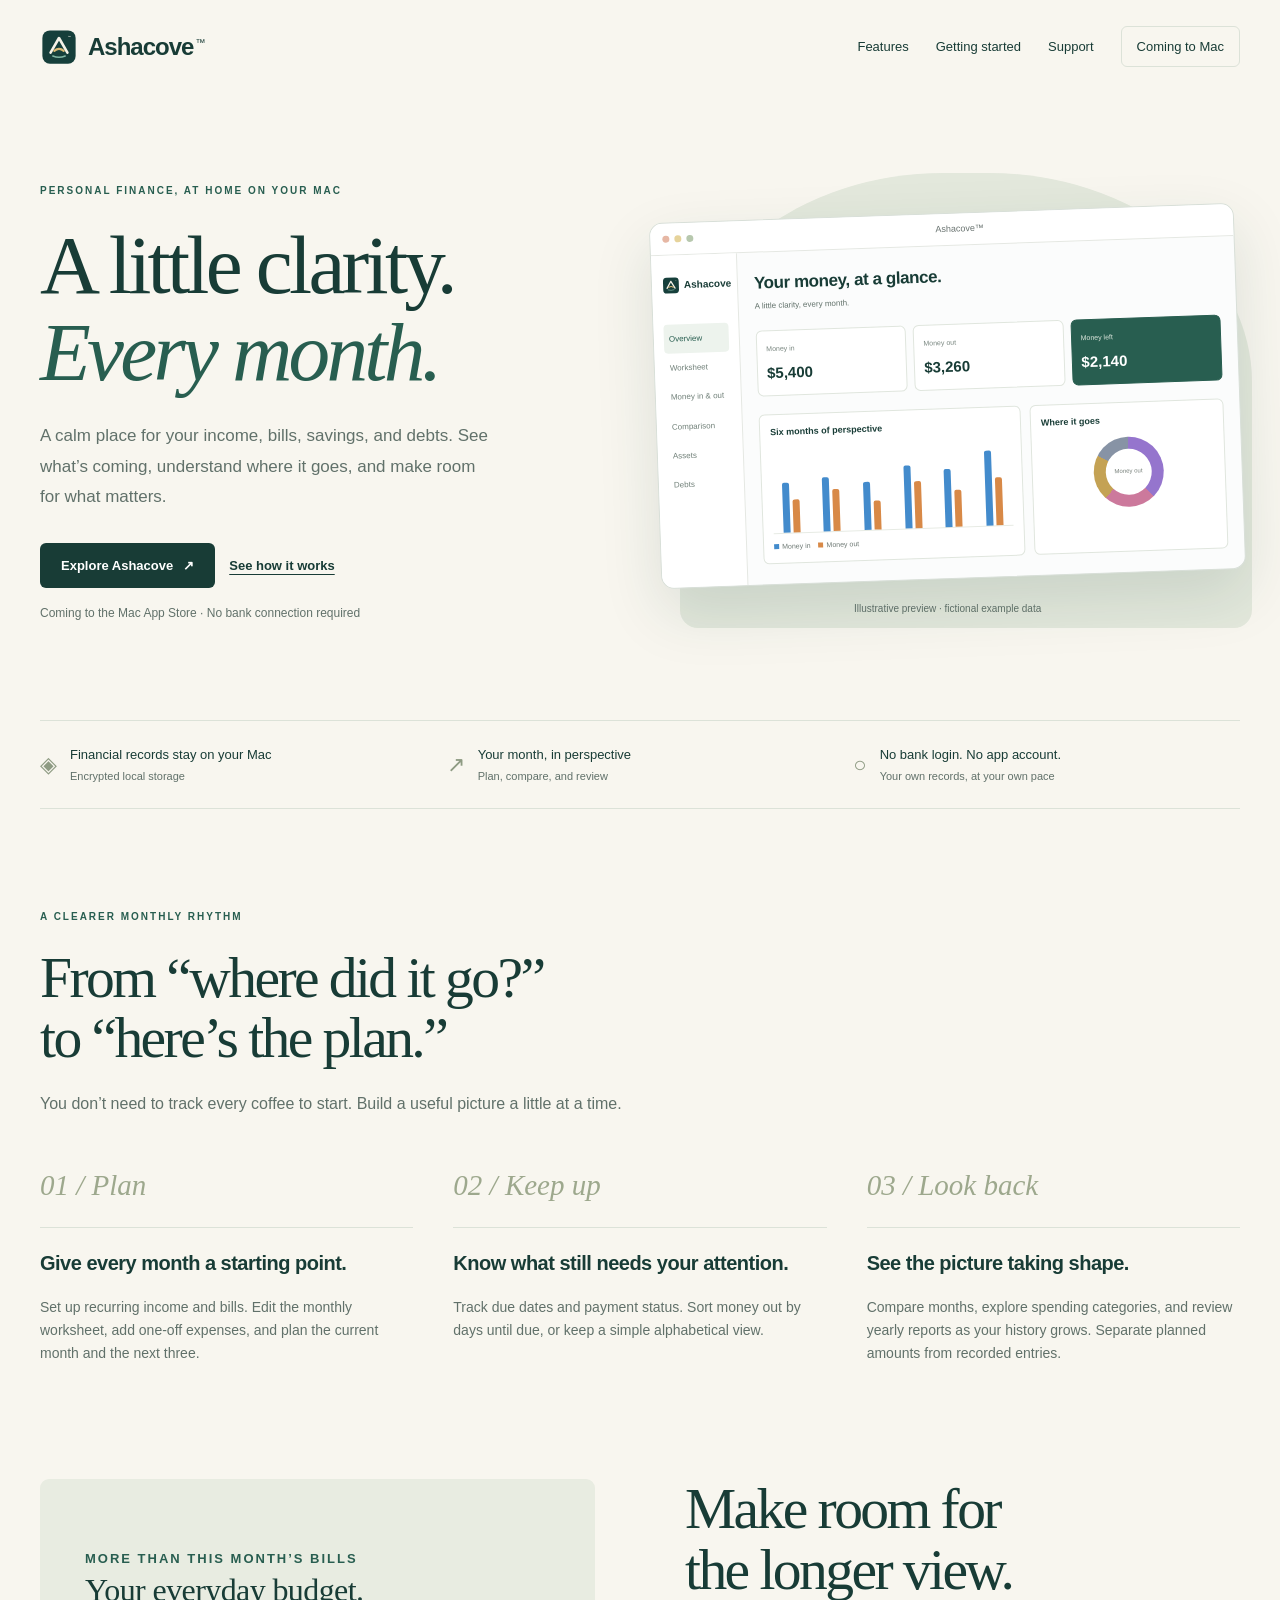
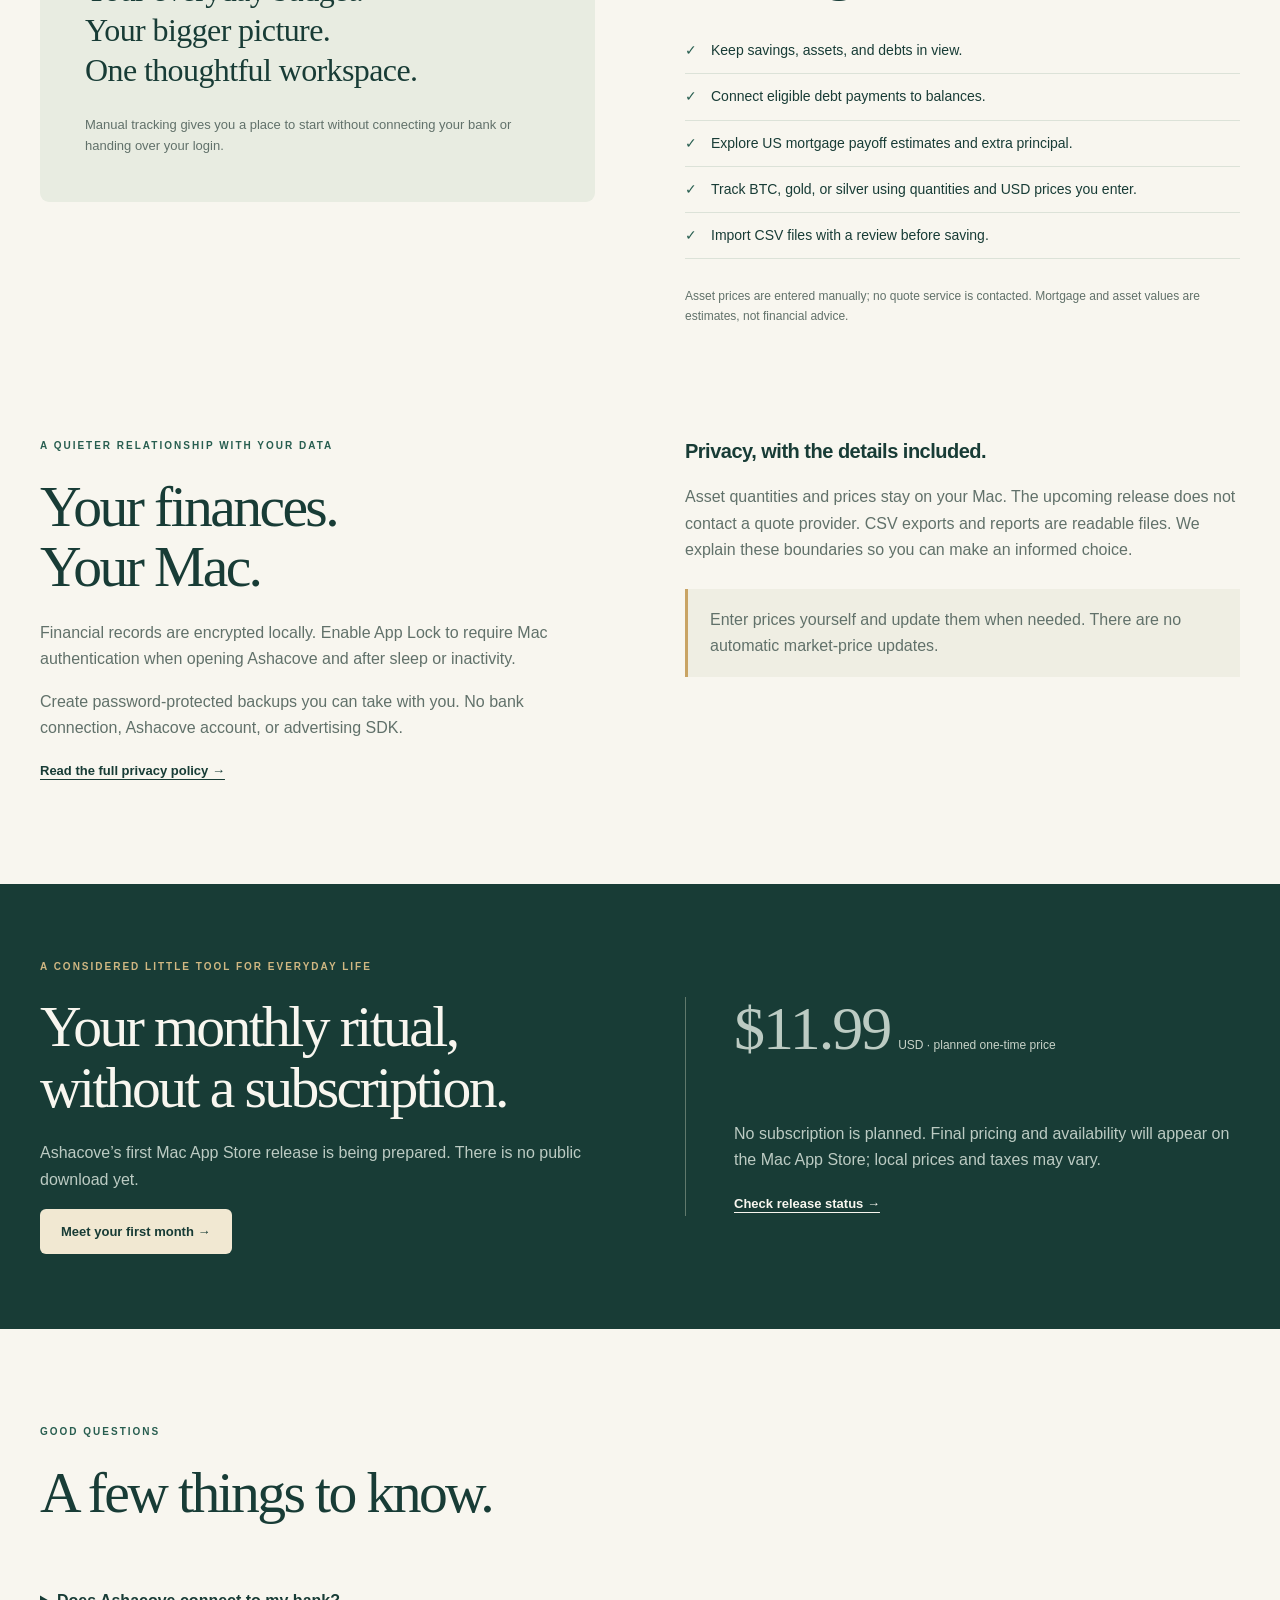
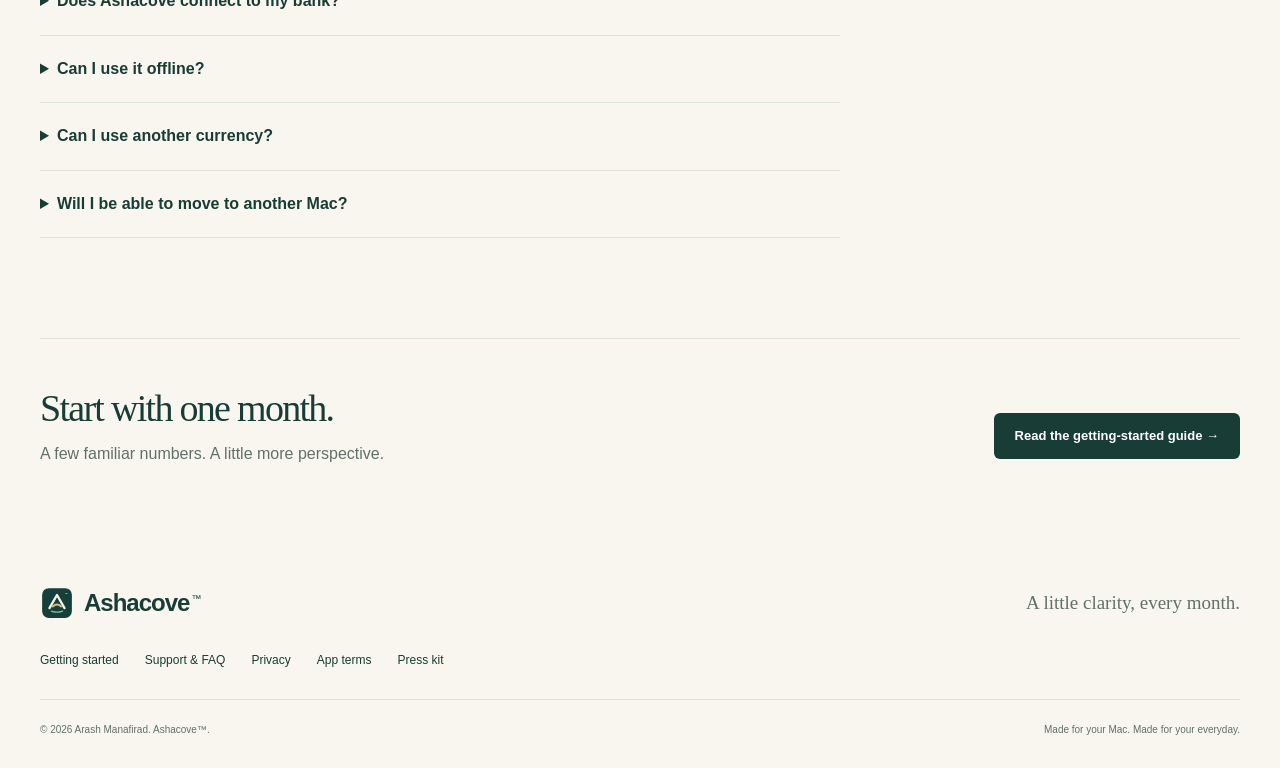
<file: ashacove/index.html>
<!doctype html>
<html lang="en"><head><meta charset="utf-8"><meta name="viewport" content="width=device-width, initial-scale=1"><meta name="theme-color" content="#143f39"><meta name="description" content="A calm personal finance app for Mac. Plan monthly income and bills, track assets and debts, and keep financial records encrypted locally."><meta name="referrer" content="strict-origin-when-cross-origin"><link rel="canonical" href="https://donrad64.github.io/ashacove/"><title>A little clarity, every month · Ashacove</title><link rel="icon" type="image/svg+xml" href="/ashacove/assets/ashacove.svg"><link rel="stylesheet" href="/ashacove/assets/styles.css"><meta property="og:type" content="website"><meta property="og:title" content="A little clarity, every month · Ashacove"><meta property="og:description" content="A calm personal finance app for Mac. Plan monthly income and bills, track assets and debts, and keep financial records encrypted locally."><meta property="og:url" content="https://donrad64.github.io/ashacove/"><meta property="og:image" content="https://donrad64.github.io/ashacove/assets/ashacove.png"><meta property="og:image:alt" content="Ashacove app icon"><meta name="twitter:card" content="summary"></head><body><a href="#main" class="skip">Skip to content</a><header class="site-header shell"><a class="brand" href="/ashacove/"><img src="/ashacove/assets/ashacove.svg" alt="" width="38" height="38"><span>Ashacove<sup>™</sup></span></a><nav aria-label="Main navigation"><a href="/ashacove/#features">Features</a><a href="/ashacove/getting-started/">Getting started</a><a href="/ashacove/support/">Support</a><a href="/ashacove/#availability" class="nav-cta">Coming to Mac</a></nav></header><main id="main"><section class="hero shell"><div><p class="eyebrow">Personal finance, at home on your Mac</p><h1>A little clarity.<br><em>Every month.</em></h1><p class="intro">A calm place for your income, bills, savings, and debts. See what’s coming, understand where it goes, and make room for what matters.</p><div class="actions"><a class="button" href="#availability">Explore Ashacove <span aria-hidden="true">↗</span></a><a class="quiet-link" href="/ashacove/getting-started/">See how it works</a></div><p class="fine">Coming to the Mac App Store · No bank connection required</p></div><div class="hero-stage"><div class="app-window" aria-label="Illustrative Ashacove overview with fictional income of $5,400, expenses of $3,260 and $2,140 remaining"><div class="window-bar" aria-hidden="true"><i></i><i></i><i></i><span>Ashacove™</span></div><div class="app-body" aria-hidden="true"><div class="app-sidebar"><div class="mini-brand"><img src="/ashacove/assets/ashacove.svg" alt="">Ashacove</div><span class="selected">Overview</span><span>Worksheet</span><span>Money in & out</span><span>Comparison</span><span>Assets</span><span>Debts</span></div><div class="app-content"><h3>Your money, at a glance.</h3><p>A little clarity, every month.</p><div class="mini-metrics"><div><small>Money in</small><strong>$5,400</strong></div><div><small>Money out</small><strong>$3,260</strong></div><div class="positive"><small>Money left</small><strong>$2,140</strong></div></div><div class="mini-charts"><div class="mini-chart"><h4>Six months of perspective</h4><div class="bars"><span class="bar-pair"><b style="height:60%"></b><b style="height:40%"></b></span><span class="bar-pair"><b style="height:65%"></b><b style="height:50%"></b></span><span class="bar-pair"><b style="height:58%"></b><b style="height:35%"></b></span><span class="bar-pair"><b style="height:76%"></b><b style="height:56%"></b></span><span class="bar-pair"><b style="height:70%"></b><b style="height:45%"></b></span><span class="bar-pair"><b style="height:90%"></b><b style="height:58%"></b></span></div><div class="chart-legend"><span><i></i>Money in</span><span><i></i>Money out</span></div></div><div class="mini-chart"><h4>Where it goes</h4><div class="mini-donut"></div></div></div></div></div></div><p class="preview-caption">Illustrative preview · fictional example data</p></div></section><div class="trust-strip shell"><div><span aria-hidden="true">◈</span><div>Financial records stay on your Mac<small>Encrypted local storage</small></div></div><div><span aria-hidden="true">↗</span><div>Your month, in perspective<small>Plan, compare, and review</small></div></div><div><span aria-hidden="true">○</span><div>No bank login. No app account.<small>Your own records, at your own pace</small></div></div></div>
<section class="section shell" id="features"><div class="section-heading"><p class="eyebrow">A clearer monthly rhythm</p><h2>From “where did it go?”<br>to “here’s the plan.”</h2><p>You don’t need to track every coffee to start. Build a useful picture a little at a time.</p></div><div class="feature-grid"><article><span class="feature-number">01 / Plan</span><h3>Give every month a starting point.</h3><p>Set up recurring income and bills. Edit the monthly worksheet, add one-off expenses, and plan the current month and the next three.</p></article><article><span class="feature-number">02 / Keep up</span><h3>Know what still needs your attention.</h3><p>Track due dates and payment status. Sort money out by days until due, or keep a simple alphabetical view.</p></article><article><span class="feature-number">03 / Look back</span><h3>See the picture taking shape.</h3><p>Compare months, explore spending categories, and review yearly reports as your history grows. Separate planned amounts from recorded entries.</p></article></div></section>
<section class="section shell split"><div class="calm-panel"><p class="eyebrow">More than this month’s bills</p><blockquote>Your everyday budget.<br>Your bigger picture.<br>One thoughtful workspace.</blockquote><p>Manual tracking gives you a place to start without connecting your bank or handing over your login.</p></div><div><h2>Make room for<br>the longer view.</h2><ul class="check-list"><li>Keep savings, assets, and debts in view.</li><li>Connect eligible debt payments to balances.</li><li>Explore US mortgage payoff estimates and extra principal.</li><li>Track BTC, gold, or silver using quantities and USD prices you enter.</li><li>Import CSV files with a review before saving.</li></ul><p class="fine">Asset prices are entered manually; no quote service is contacted. Mortgage and asset values are estimates, not financial advice.</p></div></section>
<section class="section shell split"><div><p class="eyebrow">A quieter relationship with your data</p><h2>Your finances.<br>Your Mac.</h2><p>Financial records are encrypted locally. Enable App Lock to require Mac authentication when opening Ashacove and after sleep or inactivity.</p><p>Create password-protected backups you can take with you. No bank connection, Ashacove account, or advertising SDK.</p><a class="quiet-link" href="/ashacove/privacy/">Read the full privacy policy →</a></div><div><h3>Privacy, with the details included.</h3><p>Asset quantities and prices stay on your Mac. The upcoming release does not contact a quote provider. CSV exports and reports are readable files. We explain these boundaries so you can make an informed choice.</p><div class="note"><p>Enter prices yourself and update them when needed. There are no automatic market-price updates.</p></div></div></section>
<section class="dark-band" id="availability"><div class="shell split"><div><p class="eyebrow">A considered little tool for everyday life</p><h2>Your monthly ritual,<br>without a subscription.</h2><p>Ashacove’s first Mac App Store release is being prepared. There is no public download yet.</p><a class="button" href="/ashacove/getting-started/">Meet your first month →</a></div><div class="price-box"><p class="price">$11.99<small>USD · planned one-time price</small></p><p>No subscription is planned. Final pricing and availability will appear on the Mac App Store; local prices and taxes may vary.</p><a class="quiet-link" href="/ashacove/support/#release">Check release status →</a></div></div></section>
<section class="section shell"><div class="section-heading"><p class="eyebrow">Good questions</p><h2>A few things to know.</h2></div><div class="faq"><details><summary>Does Ashacove connect to my bank?</summary><p>No. Add records yourself or import a CSV. Ashacove does not access bank accounts, move money, or place trades.</p></details><details><summary>Can I use it offline?</summary><p>You can work with your locally saved records offline. BTC, gold, and silver prices are entered manually; the app does not download live quotes. Downloading the app and App Store services also require a connection.</p></details><details><summary>Can I use another currency?</summary><p>Choose from 30 workspace currencies. Changing the currency relabels amounts; it does not convert existing numbers. Quantity-based BTC, gold, and silver values use your manually entered USD prices.</p></details><details><summary>Will I be able to move to another Mac?</summary><p>Export a password-protected backup, then restore it on the other Mac. Keep the backup password safe: it cannot be reset by the developer.</p></details></div></section><section class="section shell bottom-cta"><div><h2>Start with one month.</h2><p>A few familiar numbers. A little more perspective.</p></div><a class="button" href="/ashacove/getting-started/">Read the getting-started guide →</a></section></main><footer class="shell"><div class="footer-top"><a class="brand" href="/ashacove/"><img src="/ashacove/assets/ashacove.svg" alt="" width="34" height="34"><span>Ashacove<sup>™</sup></span></a><p>A little clarity, every month.</p></div><div class="footer-links"><a href="/ashacove/getting-started/">Getting started</a><a href="/ashacove/support/">Support & FAQ</a><a href="/ashacove/privacy/">Privacy</a><a href="/ashacove/terms/">App terms</a><a href="/ashacove/press/">Press kit</a></div><div class="footer-fine"><span>© 2026 Arash Manafirad. Ashacove™.</span><span>Made for your Mac. Made for your everyday.</span></div></footer></body></html>
</file>
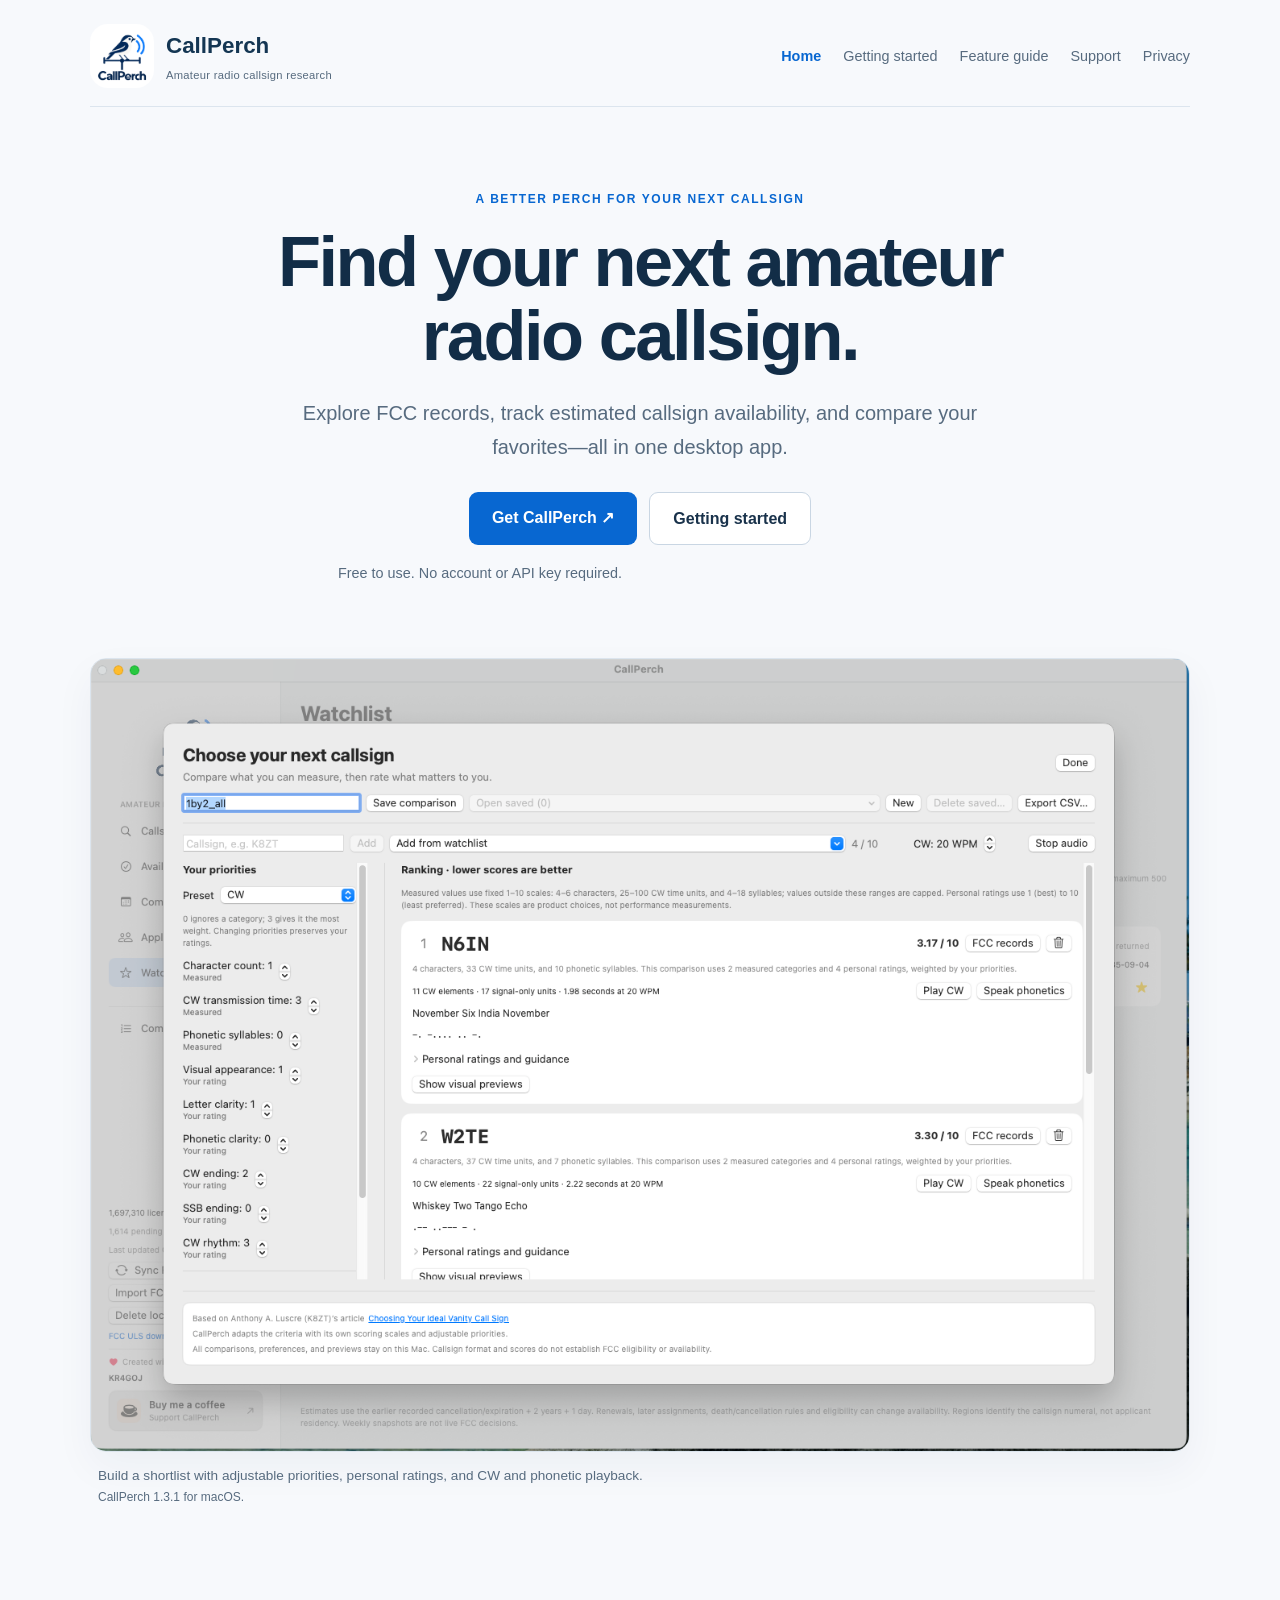
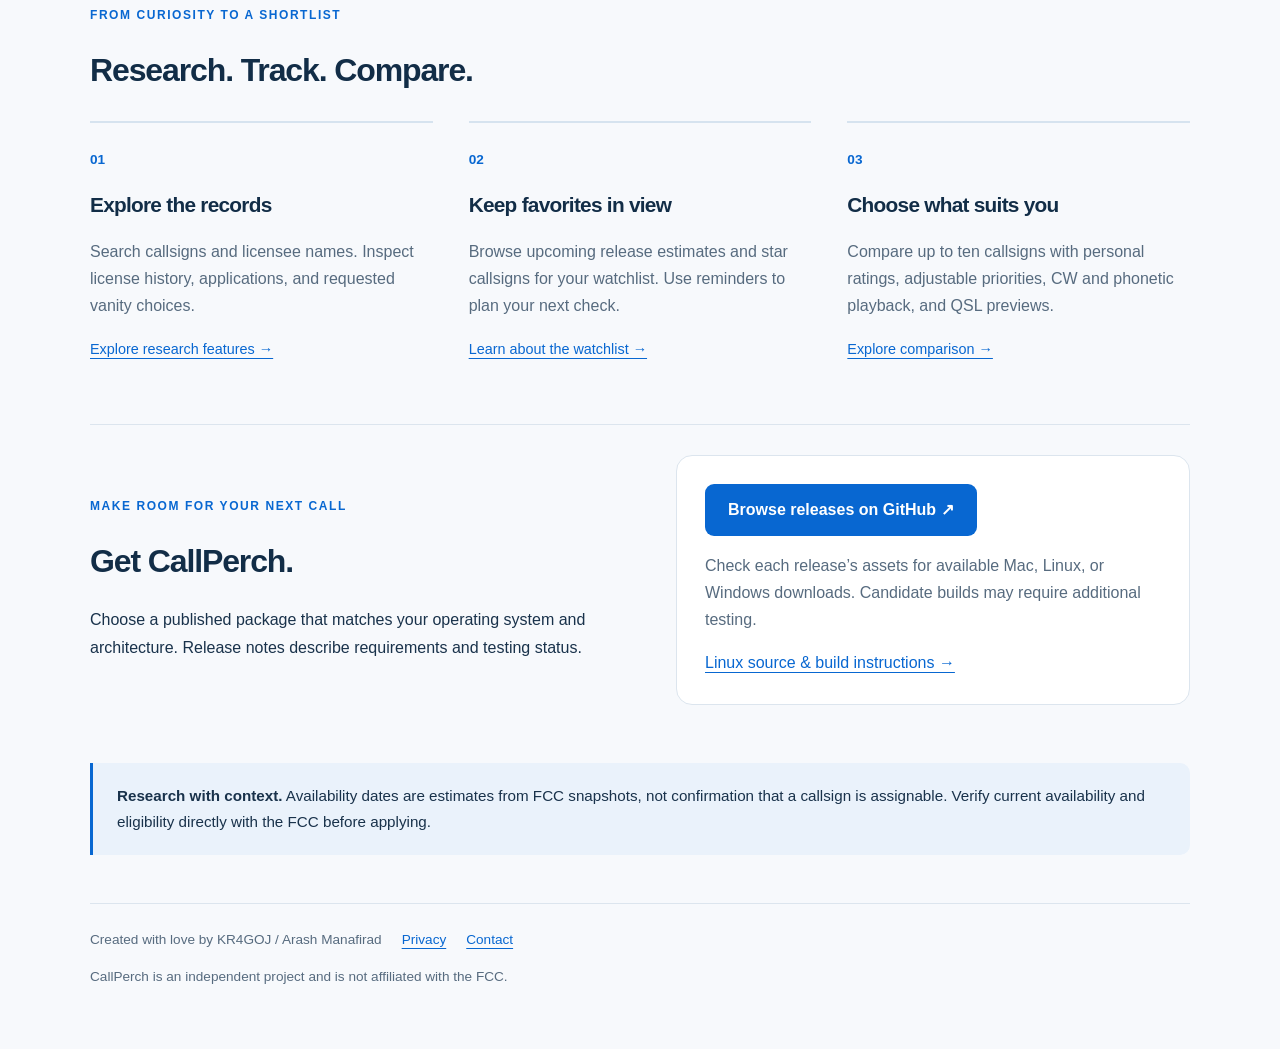
<file: callperch/index.html>
<!doctype html>
<html lang="en"><head><meta charset="utf-8"><meta name="viewport" content="width=device-width, initial-scale=1"><meta name="referrer" content="no-referrer"><meta http-equiv="Content-Security-Policy" content="default-src 'self'; script-src 'none'; style-src 'self'; img-src 'self'; connect-src 'none'; object-src 'none'; base-uri 'none'; form-action 'none'; upgrade-insecure-requests"><meta name="description" content="CallPerch: amateur radio callsign research, FCC records, availability estimates, watchlists and callsign comparison."><title>Find your next callsign · CallPerch</title><link rel="stylesheet" href="style.css"></head>
<body class="site"><a class="skip" href="#main">Skip to content</a><header><a class="brand" href="index.html"><img src="logo.png" alt="" width="72" height="72"><span>CallPerch<small>Amateur radio callsign research</small></span></a><nav aria-label="Main navigation"><a href="index.html" aria-current="page">Home</a><a href="getting-started.html">Getting started</a><a href="guide.html">Feature guide</a><a href="support.html">Support</a><a href="privacy.html">Privacy</a></nav></header><main id="main"><section class="hero"><p class="eyebrow">A better perch for your next callsign</p><h1>Find your next amateur<br>radio callsign.</h1><p class="lead">Explore FCC records, track estimated callsign availability, and compare your favorites—all in one desktop app.</p><div class="actions"><a class="button" href="#downloads">Get CallPerch <span aria-hidden="true">↗</span></a><a class="button secondary" href="getting-started.html">Getting started</a></div><p class="muted">Free to use. No account or API key required.</p></section><figure><a href="screenshots/comparison.png"><img src="screenshots/comparison.png" width="1363" height="983" loading="lazy" alt="CallPerch comparison workspace showing adjustable CW priorities, ranked callsigns and audio controls"></a><figcaption>Build a shortlist with adjustable priorities, personal ratings, and CW and phonetic playback. <span>CallPerch 1.3.1 for macOS.</span></figcaption></figure><section><p class="eyebrow">From curiosity to a shortlist</p><h2>Research. Track. Compare.</h2><div class="grid"><article><span class="number">01</span><h3>Explore the records</h3><p>Search callsigns and licensee names. Inspect license history, applications, and requested vanity choices.</p><a href="guide.html#research">Explore research features →</a></article><article><span class="number">02</span><h3>Keep favorites in view</h3><p>Browse upcoming release estimates and star callsigns for your watchlist. Use reminders to plan your next check.</p><a href="guide.html#watchlist">Learn about the watchlist →</a></article><article><span class="number">03</span><h3>Choose what suits you</h3><p>Compare up to ten callsigns with personal ratings, adjustable priorities, CW and phonetic playback, and QSL previews.</p><a href="guide.html#compare">Explore comparison →</a></article></div></section><section class="split" id="downloads"><div><p class="eyebrow">Make room for your next call</p><h2>Get CallPerch.</h2><p>Choose a published package that matches your operating system and architecture. Release notes describe requirements and testing status.</p></div><div class="download"><a class="button" href="https://github.com/donrad64/callperch-support/releases">Browse releases on GitHub ↗</a><p>Check each release’s assets for available Mac, Linux, or Windows downloads. Candidate builds may require additional testing.</p><a href="https://github.com/donrad64/callperch-linux">Linux source &amp; build instructions →</a></div></section><aside class="notice"><strong>Research with context.</strong> Availability dates are estimates from FCC snapshots, not confirmation that a callsign is assignable. Verify current availability and eligibility directly with the FCC before applying.</aside></main><footer><span>Created with love by KR4GOJ / Arash Manafirad</span><a href="privacy.html">Privacy</a><a href="support.html#contact">Contact</a><p>CallPerch is an independent project and is not affiliated with the FCC.</p></footer></body></html>
</file>
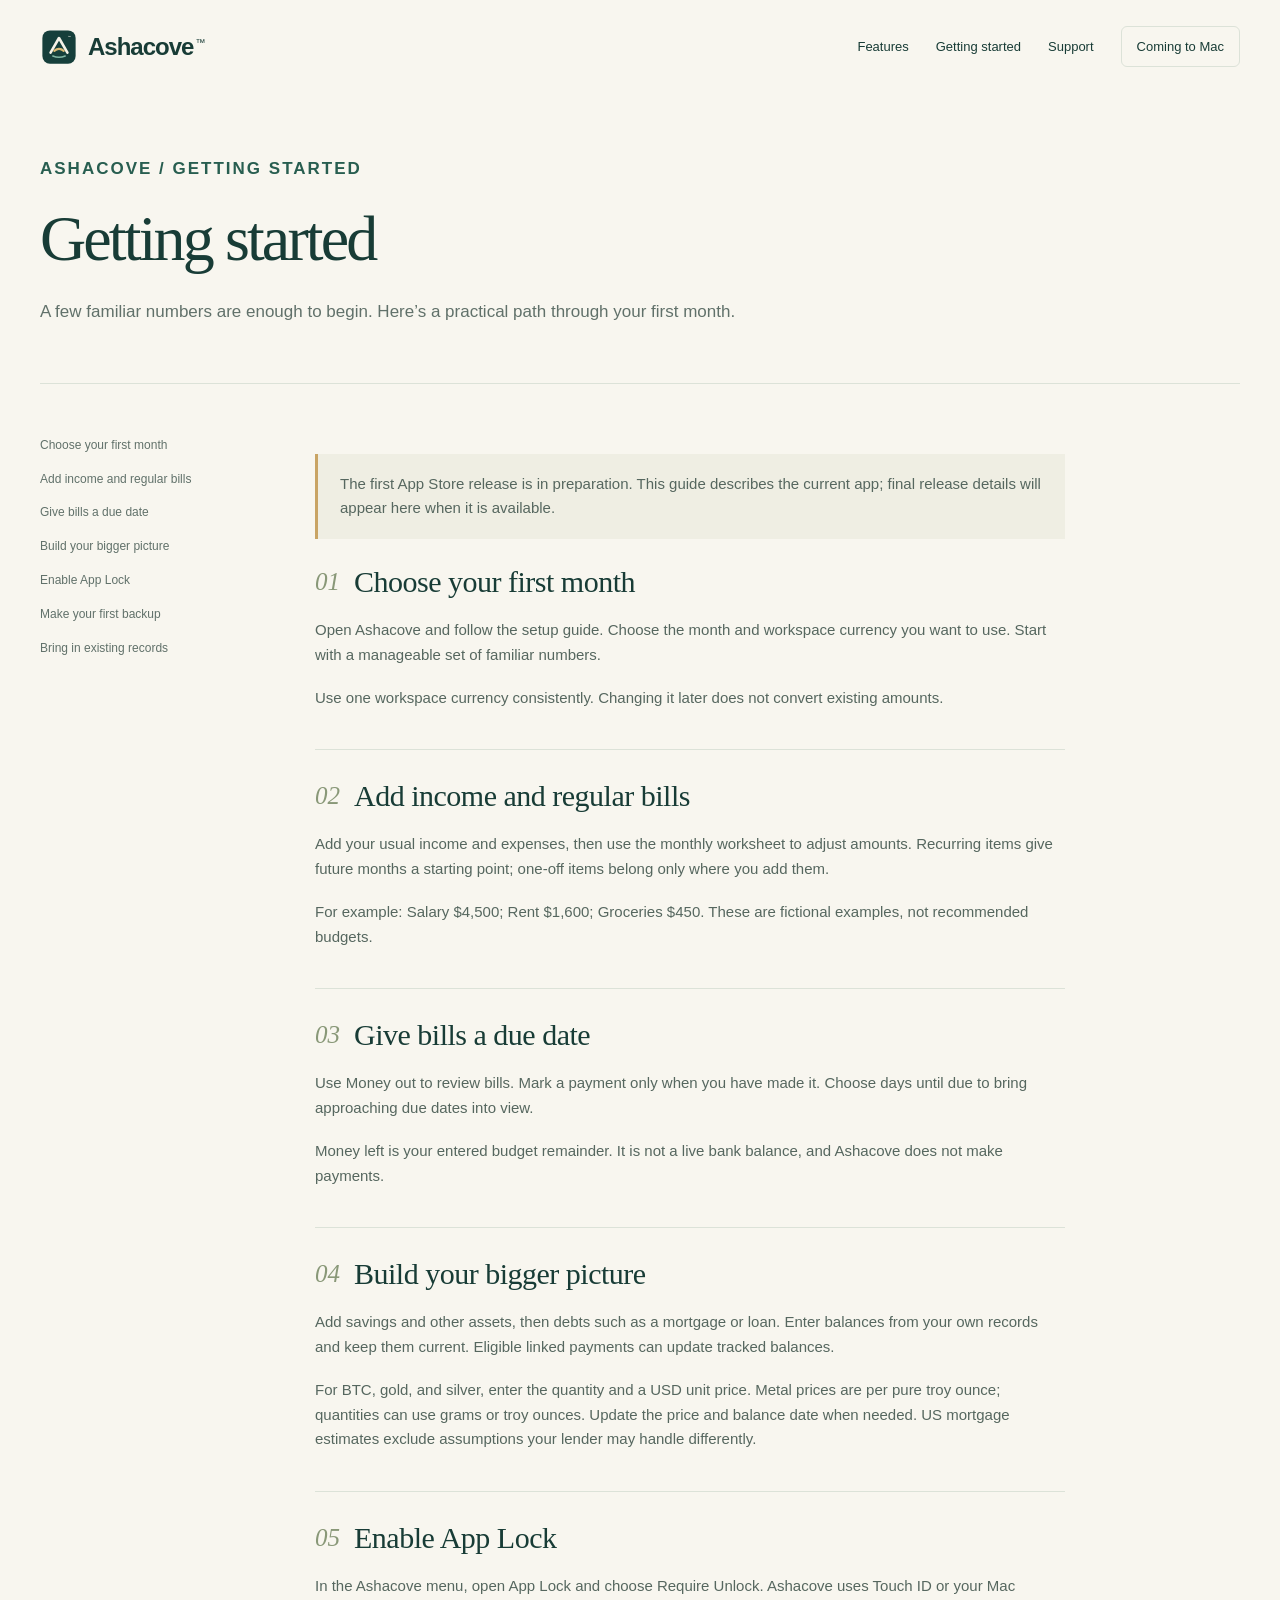
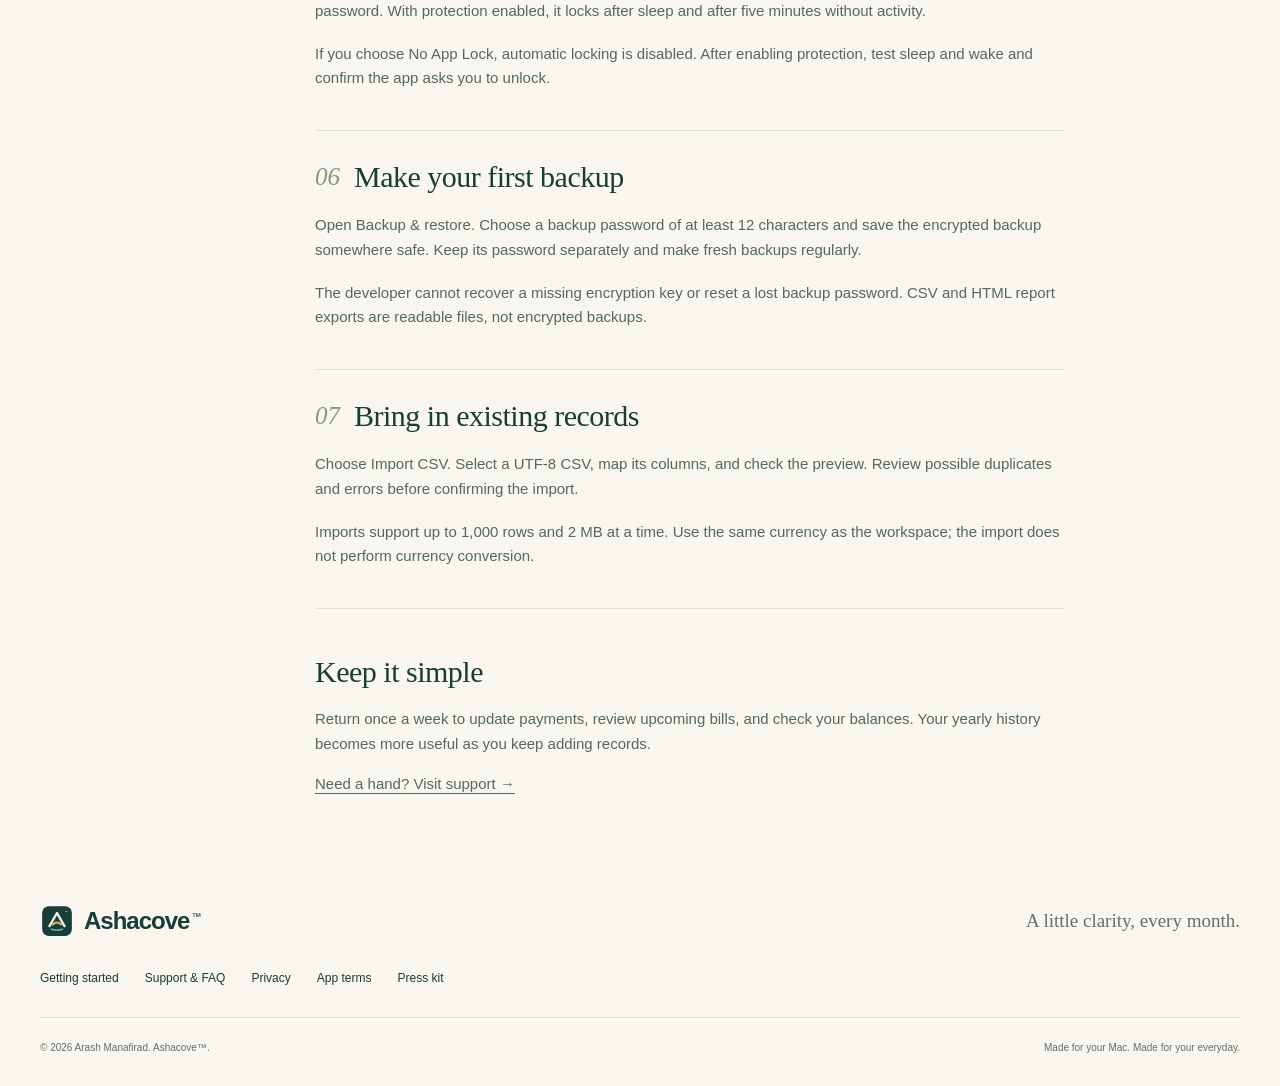
<file: ashacove/getting-started/index.html>
<!doctype html>
<html lang="en"><head><meta charset="utf-8"><meta name="viewport" content="width=device-width, initial-scale=1"><meta name="theme-color" content="#143f39"><meta name="description" content="A few familiar numbers are enough to begin. Here’s a practical path through your first month."><meta name="referrer" content="strict-origin-when-cross-origin"><link rel="canonical" href="https://donrad64.github.io/ashacove/getting-started/"><title>Getting started · Ashacove</title><link rel="icon" type="image/svg+xml" href="/ashacove/assets/ashacove.svg"><link rel="stylesheet" href="/ashacove/assets/styles.css"><meta property="og:type" content="website"><meta property="og:title" content="Getting started · Ashacove"><meta property="og:description" content="A few familiar numbers are enough to begin. Here’s a practical path through your first month."><meta property="og:url" content="https://donrad64.github.io/ashacove/getting-started/"><meta property="og:image" content="https://donrad64.github.io/ashacove/assets/ashacove.png"><meta property="og:image:alt" content="Ashacove app icon"><meta name="twitter:card" content="summary"></head><body><a href="#main" class="skip">Skip to content</a><header class="site-header shell"><a class="brand" href="/ashacove/"><img src="/ashacove/assets/ashacove.svg" alt="" width="38" height="38"><span>Ashacove<sup>™</sup></span></a><nav aria-label="Main navigation"><a href="/ashacove/#features">Features</a><a href="/ashacove/getting-started/">Getting started</a><a href="/ashacove/support/">Support</a><a href="/ashacove/#availability" class="nav-cta">Coming to Mac</a></nav></header><main id="main"><div class="shell"><header class="doc-hero"><p class="eyebrow">Ashacove / Getting started</p><h1>Getting started</h1><p>A few familiar numbers are enough to begin. Here’s a practical path through your first month.</p></header><div class="doc-layout"><aside class="toc" aria-label="On this page"><a href="#first-month">Choose your first month</a><a href="#income-bills">Add income and regular bills</a><a href="#payments">Give bills a due date</a><a href="#assets">Build your bigger picture</a><a href="#lock">Enable App Lock</a><a href="#backup">Make your first backup</a><a href="#csv">Bring in existing records</a></aside><article class="prose"><div class="note"><p>The first App Store release is in preparation. This guide describes the current app; final release details will appear here when it is available.</p></div><section id="first-month" class="step"><div class="step-heading"><span>01</span><h2>Choose your first month</h2></div><p>Open Ashacove and follow the setup guide. Choose the month and workspace currency you want to use. Start with a manageable set of familiar numbers.</p><p class="fine">Use one workspace currency consistently. Changing it later does not convert existing amounts.</p></section><section id="income-bills" class="step"><div class="step-heading"><span>02</span><h2>Add income and regular bills</h2></div><p>Add your usual income and expenses, then use the monthly worksheet to adjust amounts. Recurring items give future months a starting point; one-off items belong only where you add them.</p><p class="fine">For example: Salary $4,500; Rent $1,600; Groceries $450. These are fictional examples, not recommended budgets.</p></section><section id="payments" class="step"><div class="step-heading"><span>03</span><h2>Give bills a due date</h2></div><p>Use Money out to review bills. Mark a payment only when you have made it. Choose days until due to bring approaching due dates into view.</p><p class="fine">Money left is your entered budget remainder. It is not a live bank balance, and Ashacove does not make payments.</p></section><section id="assets" class="step"><div class="step-heading"><span>04</span><h2>Build your bigger picture</h2></div><p>Add savings and other assets, then debts such as a mortgage or loan. Enter balances from your own records and keep them current. Eligible linked payments can update tracked balances.</p><p class="fine">For BTC, gold, and silver, enter the quantity and a USD unit price. Metal prices are per pure troy ounce; quantities can use grams or troy ounces. Update the price and balance date when needed. US mortgage estimates exclude assumptions your lender may handle differently.</p></section><section id="lock" class="step"><div class="step-heading"><span>05</span><h2>Enable App Lock</h2></div><p>In the Ashacove menu, open App Lock and choose Require Unlock. Ashacove uses Touch ID or your Mac password. With protection enabled, it locks after sleep and after five minutes without activity.</p><p class="fine">If you choose No App Lock, automatic locking is disabled. After enabling protection, test sleep and wake and confirm the app asks you to unlock.</p></section><section id="backup" class="step"><div class="step-heading"><span>06</span><h2>Make your first backup</h2></div><p>Open Backup & restore. Choose a backup password of at least 12 characters and save the encrypted backup somewhere safe. Keep its password separately and make fresh backups regularly.</p><p class="fine">The developer cannot recover a missing encryption key or reset a lost backup password. CSV and HTML report exports are readable files, not encrypted backups.</p></section><section id="csv" class="step"><div class="step-heading"><span>07</span><h2>Bring in existing records</h2></div><p>Choose Import CSV. Select a UTF-8 CSV, map its columns, and check the preview. Review possible duplicates and errors before confirming the import.</p><p class="fine">Imports support up to 1,000 rows and 2 MB at a time. Use the same currency as the workspace; the import does not perform currency conversion.</p></section><h2>Keep it simple</h2><p>Return once a week to update payments, review upcoming bills, and check your balances. Your yearly history becomes more useful as you keep adding records.</p><p><a href="/ashacove/support/">Need a hand? Visit support →</a></p></article></div></div></main><footer class="shell"><div class="footer-top"><a class="brand" href="/ashacove/"><img src="/ashacove/assets/ashacove.svg" alt="" width="34" height="34"><span>Ashacove<sup>™</sup></span></a><p>A little clarity, every month.</p></div><div class="footer-links"><a href="/ashacove/getting-started/">Getting started</a><a href="/ashacove/support/">Support & FAQ</a><a href="/ashacove/privacy/">Privacy</a><a href="/ashacove/terms/">App terms</a><a href="/ashacove/press/">Press kit</a></div><div class="footer-fine"><span>© 2026 Arash Manafirad. Ashacove™.</span><span>Made for your Mac. Made for your everyday.</span></div></footer></body></html>
</file>
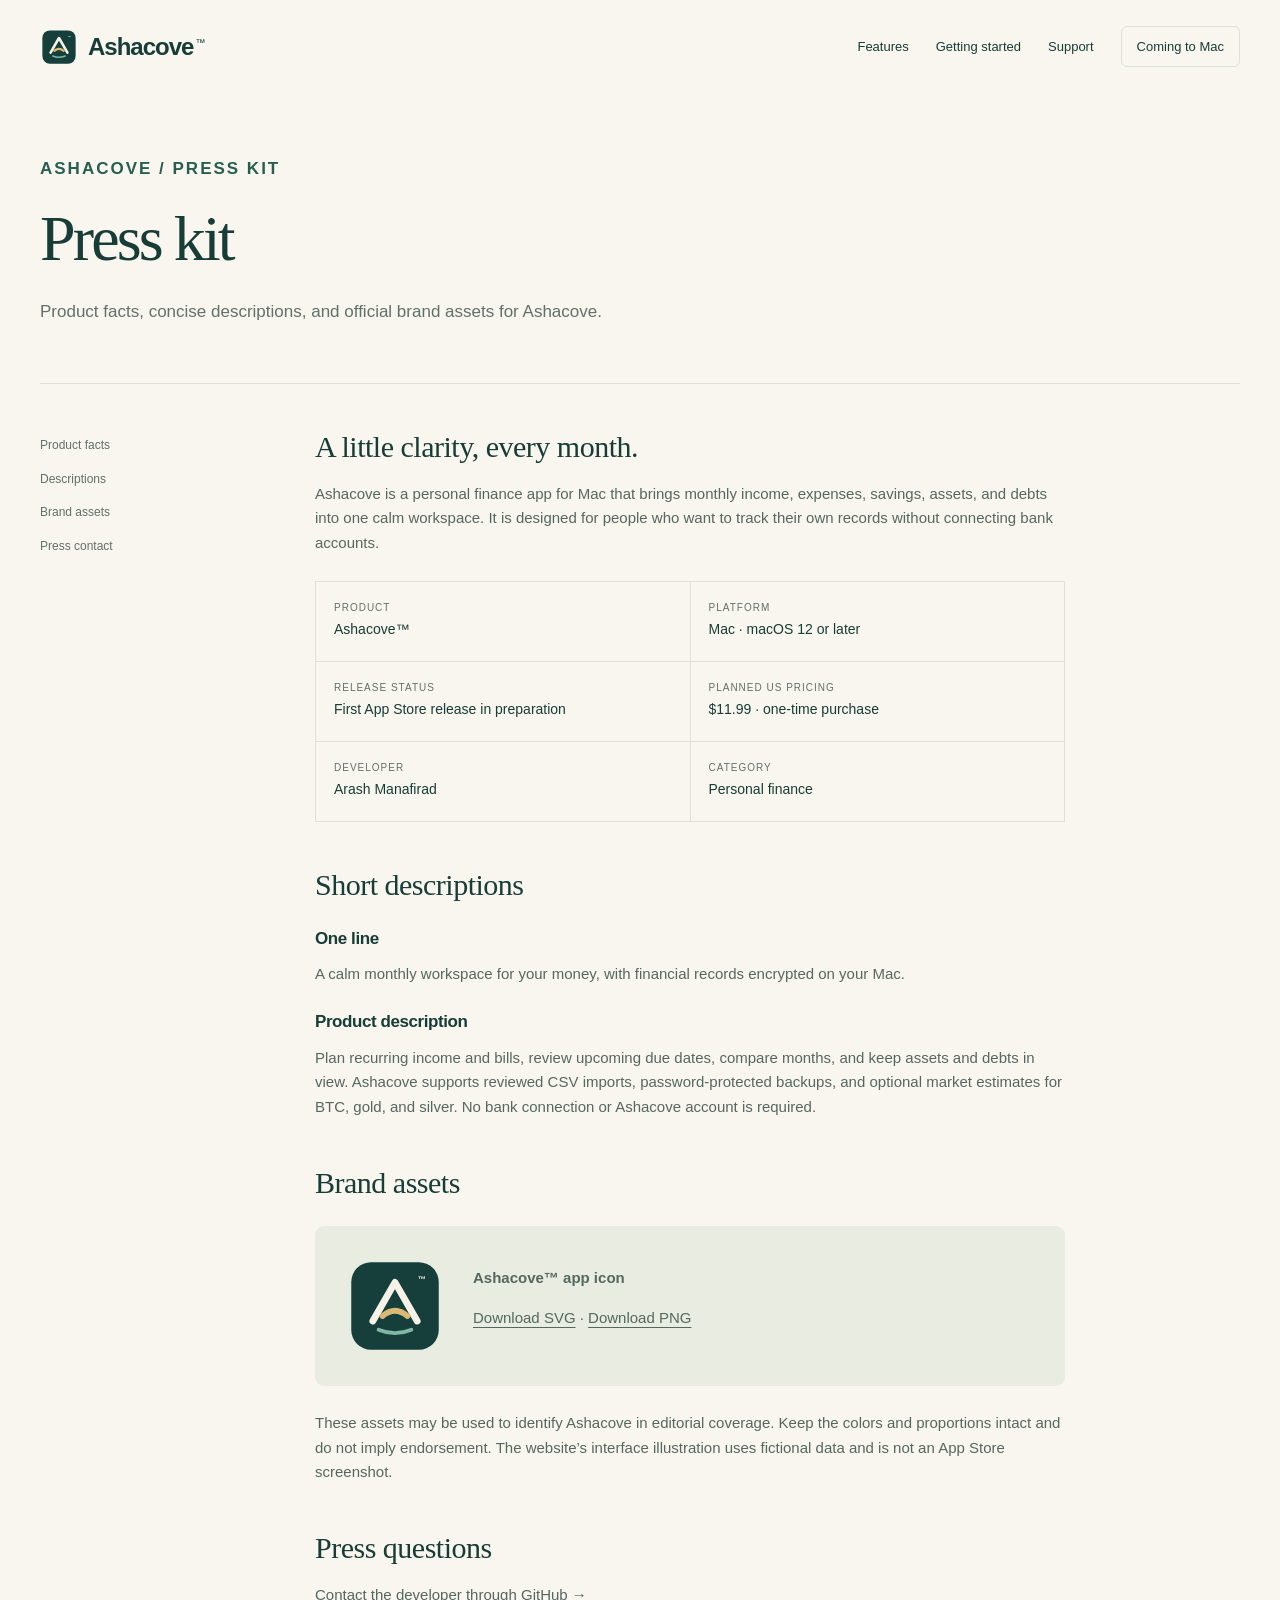
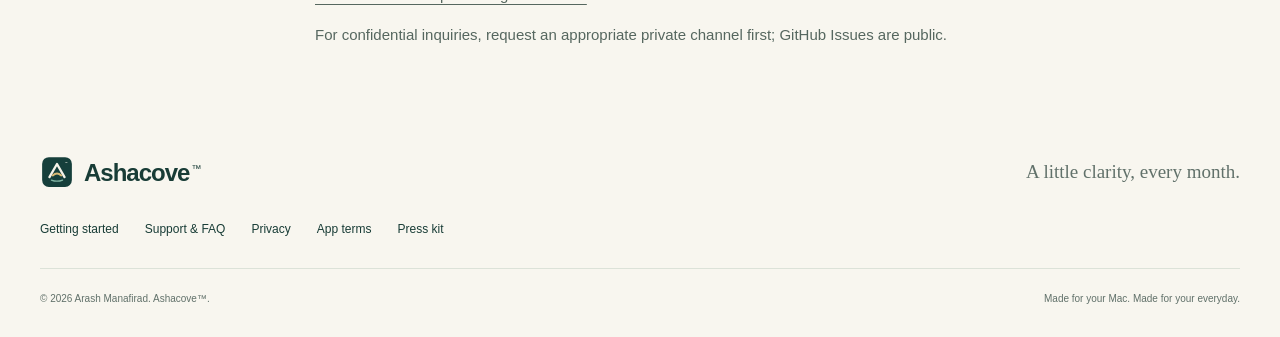
<file: ashacove/press/index.html>
<!doctype html>
<html lang="en"><head><meta charset="utf-8"><meta name="viewport" content="width=device-width, initial-scale=1"><meta name="theme-color" content="#143f39"><meta name="description" content="Product facts, concise descriptions, and official brand assets for Ashacove."><meta name="referrer" content="strict-origin-when-cross-origin"><link rel="canonical" href="https://donrad64.github.io/ashacove/press/"><title>Press kit · Ashacove</title><link rel="icon" type="image/svg+xml" href="/ashacove/assets/ashacove.svg"><link rel="stylesheet" href="/ashacove/assets/styles.css"><meta property="og:type" content="website"><meta property="og:title" content="Press kit · Ashacove"><meta property="og:description" content="Product facts, concise descriptions, and official brand assets for Ashacove."><meta property="og:url" content="https://donrad64.github.io/ashacove/press/"><meta property="og:image" content="https://donrad64.github.io/ashacove/assets/ashacove.png"><meta property="og:image:alt" content="Ashacove app icon"><meta name="twitter:card" content="summary"></head><body><a href="#main" class="skip">Skip to content</a><header class="site-header shell"><a class="brand" href="/ashacove/"><img src="/ashacove/assets/ashacove.svg" alt="" width="38" height="38"><span>Ashacove<sup>™</sup></span></a><nav aria-label="Main navigation"><a href="/ashacove/#features">Features</a><a href="/ashacove/getting-started/">Getting started</a><a href="/ashacove/support/">Support</a><a href="/ashacove/#availability" class="nav-cta">Coming to Mac</a></nav></header><main id="main"><div class="shell"><header class="doc-hero"><p class="eyebrow">Ashacove / Press kit</p><h1>Press kit</h1><p>Product facts, concise descriptions, and official brand assets for Ashacove.</p></header><div class="doc-layout"><aside class="toc" aria-label="On this page"><a href="#overview">Product facts</a><a href="#copy">Descriptions</a><a href="#assets">Brand assets</a><a href="#contact">Press contact</a></aside><article class="prose"><h2 id="overview">A little clarity, every month.</h2><p>Ashacove is a personal finance app for Mac that brings monthly income, expenses, savings, assets, and debts into one calm workspace. It is designed for people who want to track their own records without connecting bank accounts.</p><div class="fact-grid"><div><small>Product</small><strong>Ashacove™</strong></div><div><small>Platform</small><strong>Mac · macOS 12 or later</strong></div><div><small>Release status</small><strong>First App Store release in preparation</strong></div><div><small>Planned US pricing</small><strong>$11.99 · one-time purchase</strong></div><div><small>Developer</small><strong>Arash Manafirad</strong></div><div><small>Category</small><strong>Personal finance</strong></div></div>
<h2 id="copy">Short descriptions</h2><h3>One line</h3><p>A calm monthly workspace for your money, with financial records encrypted on your Mac.</p><h3>Product description</h3><p>Plan recurring income and bills, review upcoming due dates, compare months, and keep assets and debts in view. Ashacove supports reviewed CSV imports, password-protected backups, and optional market estimates for BTC, gold, and silver. No bank connection or Ashacove account is required.</p>
<h2 id="assets">Brand assets</h2><div class="brand-assets"><img src="/ashacove/assets/ashacove.svg" alt="Ashacove icon: a cream A with a gold arch and mint cove on deep teal"><div><p><strong>Ashacove™ app icon</strong></p><p><a href="/ashacove/assets/ashacove.svg" download="Ashacove.svg">Download SVG</a> · <a href="/ashacove/assets/ashacove.png" download="Ashacove.png">Download PNG</a></p></div></div><p>These assets may be used to identify Ashacove in editorial coverage. Keep the colors and proportions intact and do not imply endorsement. The website’s interface illustration uses fictional data and is not an App Store screenshot.</p>
<h2 id="contact">Press questions</h2><p><a href="https://github.com/donrad64/donrad64.github.io/issues/new?title=%5BAshacove%5D%20Support%20request&amp;body=Please%20keep%20this%20issue%20free%20of%20financial%20records%2C%20passwords%2C%20encryption%20keys%2C%20and%20personal%20details.%0A%0AApp%20version%3A%0AmacOS%20version%3A%0ASteps%20to%20reproduce%20%28use%20fictional%20examples%29%3A%0AExpected%20result%3A%0AActual%20result%3A%0A">Contact the developer through GitHub →</a></p><p>For confidential inquiries, request an appropriate private channel first; GitHub Issues are public.</p></article></div></div></main><footer class="shell"><div class="footer-top"><a class="brand" href="/ashacove/"><img src="/ashacove/assets/ashacove.svg" alt="" width="34" height="34"><span>Ashacove<sup>™</sup></span></a><p>A little clarity, every month.</p></div><div class="footer-links"><a href="/ashacove/getting-started/">Getting started</a><a href="/ashacove/support/">Support & FAQ</a><a href="/ashacove/privacy/">Privacy</a><a href="/ashacove/terms/">App terms</a><a href="/ashacove/press/">Press kit</a></div><div class="footer-fine"><span>© 2026 Arash Manafirad. Ashacove™.</span><span>Made for your Mac. Made for your everyday.</span></div></footer></body></html>
</file>
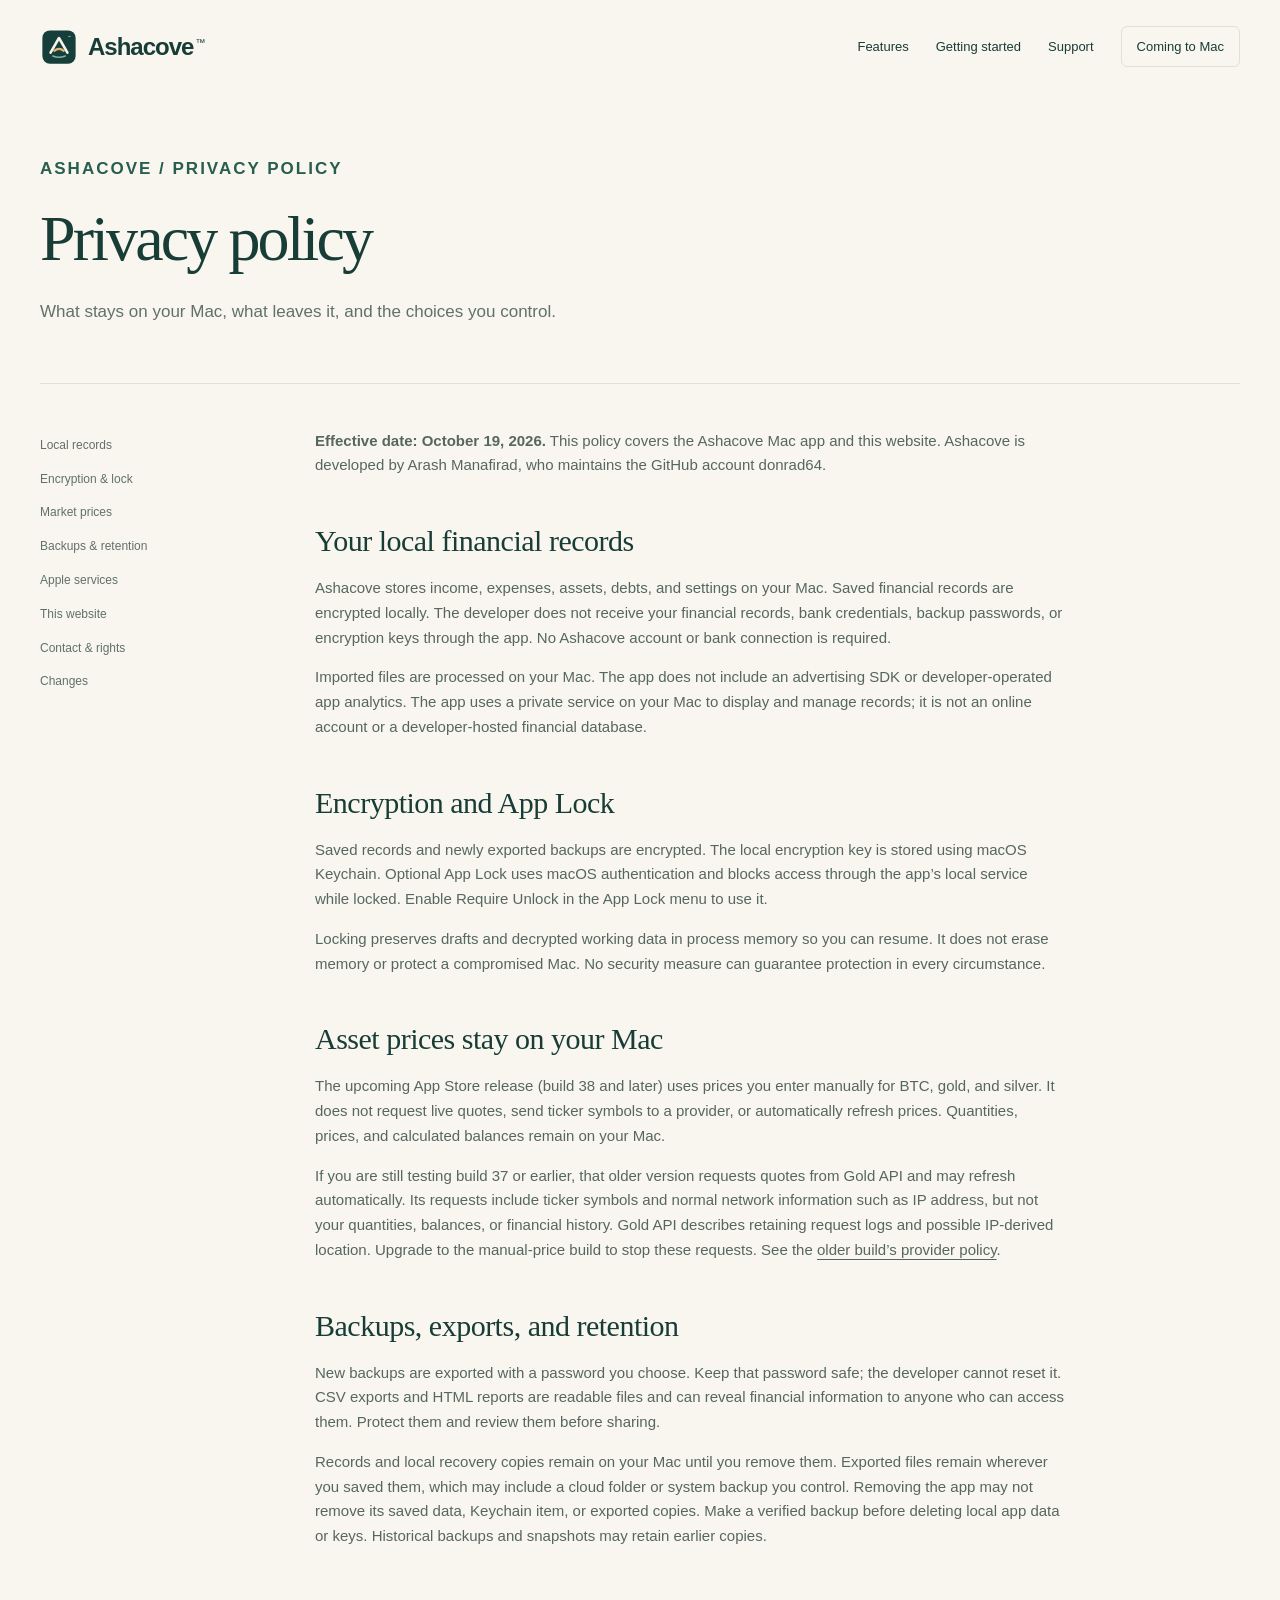
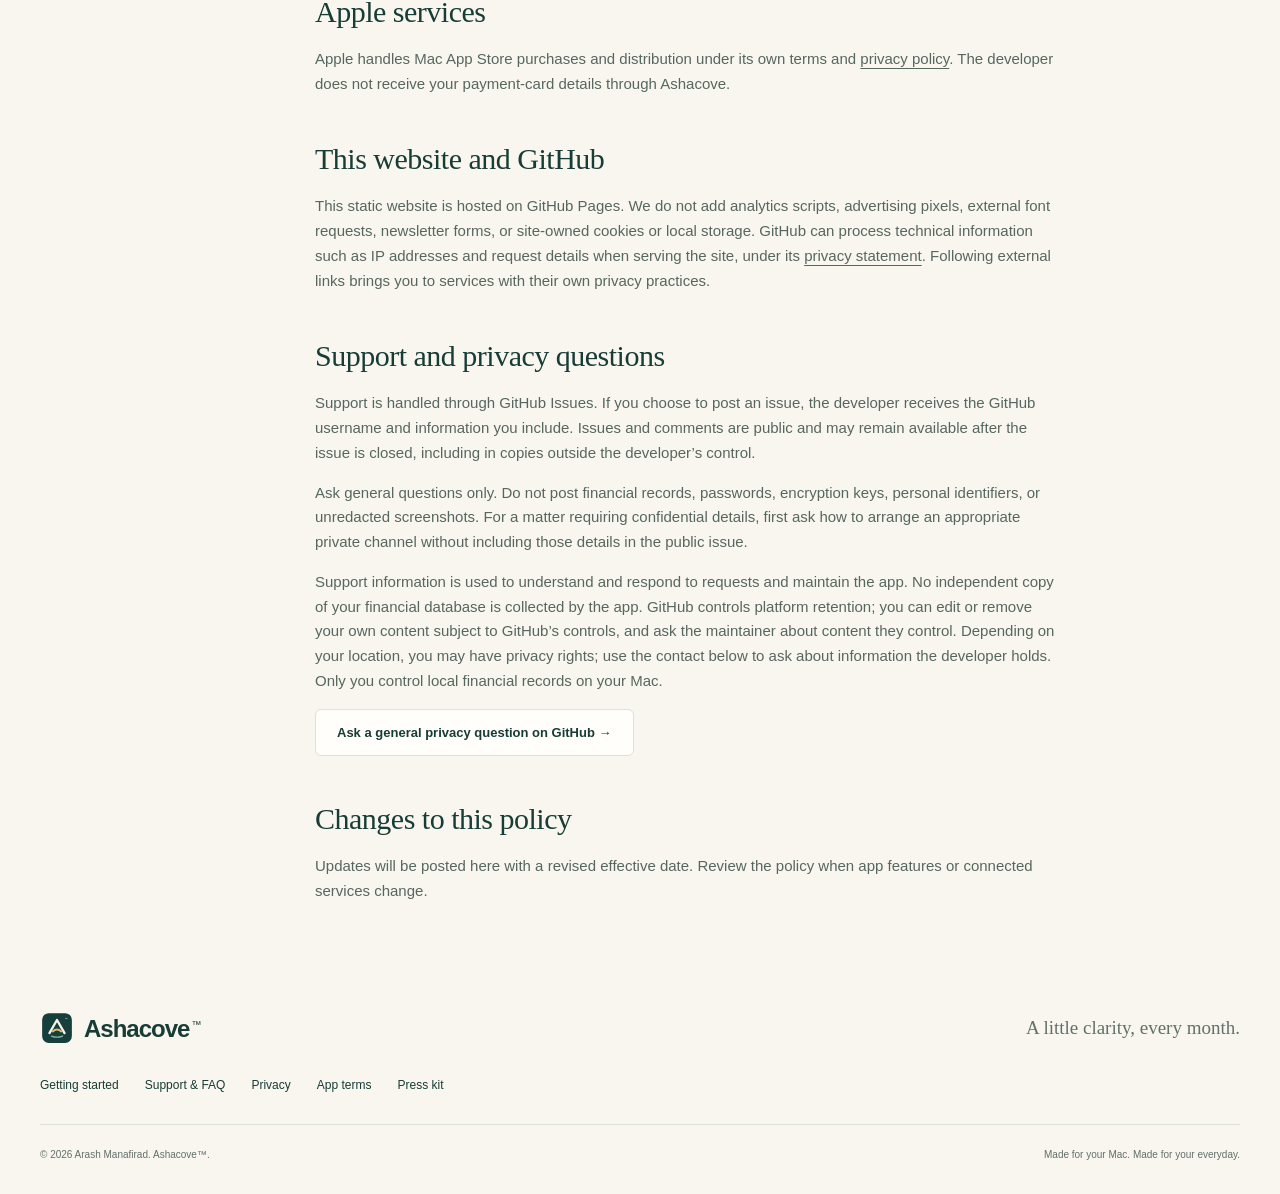
<file: ashacove/privacy/index.html>
<!doctype html>
<html lang="en"><head><meta charset="utf-8"><meta name="viewport" content="width=device-width, initial-scale=1"><meta name="theme-color" content="#143f39"><meta name="description" content="What stays on your Mac, what leaves it, and the choices you control."><meta name="referrer" content="strict-origin-when-cross-origin"><link rel="canonical" href="https://donrad64.github.io/ashacove/privacy/"><title>Privacy policy · Ashacove</title><link rel="icon" type="image/svg+xml" href="/ashacove/assets/ashacove.svg"><link rel="stylesheet" href="/ashacove/assets/styles.css"><meta property="og:type" content="website"><meta property="og:title" content="Privacy policy · Ashacove"><meta property="og:description" content="What stays on your Mac, what leaves it, and the choices you control."><meta property="og:url" content="https://donrad64.github.io/ashacove/privacy/"><meta property="og:image" content="https://donrad64.github.io/ashacove/assets/ashacove.png"><meta property="og:image:alt" content="Ashacove app icon"><meta name="twitter:card" content="summary"></head><body><a href="#main" class="skip">Skip to content</a><header class="site-header shell"><a class="brand" href="/ashacove/"><img src="/ashacove/assets/ashacove.svg" alt="" width="38" height="38"><span>Ashacove<sup>™</sup></span></a><nav aria-label="Main navigation"><a href="/ashacove/#features">Features</a><a href="/ashacove/getting-started/">Getting started</a><a href="/ashacove/support/">Support</a><a href="/ashacove/#availability" class="nav-cta">Coming to Mac</a></nav></header><main id="main"><div class="shell"><header class="doc-hero"><p class="eyebrow">Ashacove / Privacy policy</p><h1>Privacy policy</h1><p>What stays on your Mac, what leaves it, and the choices you control.</p></header><div class="doc-layout"><aside class="toc" aria-label="On this page"><a href="#local">Local records</a><a href="#security">Encryption & lock</a><a href="#quotes">Market prices</a><a href="#exports">Backups & retention</a><a href="#apple">Apple services</a><a href="#website">This website</a><a href="#contact">Contact & rights</a><a href="#changes">Changes</a></aside><article class="prose"><p><strong>Effective date: October 19, 2026.</strong> This policy covers the Ashacove Mac app and this website. Ashacove is developed by Arash Manafirad, who maintains the GitHub account donrad64.</p>
<h2 id="local">Your local financial records</h2><p>Ashacove stores income, expenses, assets, debts, and settings on your Mac. Saved financial records are encrypted locally. The developer does not receive your financial records, bank credentials, backup passwords, or encryption keys through the app. No Ashacove account or bank connection is required.</p><p>Imported files are processed on your Mac. The app does not include an advertising SDK or developer-operated app analytics. The app uses a private service on your Mac to display and manage records; it is not an online account or a developer-hosted financial database.</p>
<h2 id="security">Encryption and App Lock</h2><p>Saved records and newly exported backups are encrypted. The local encryption key is stored using macOS Keychain. Optional App Lock uses macOS authentication and blocks access through the app’s local service while locked. Enable Require Unlock in the App Lock menu to use it.</p><p>Locking preserves drafts and decrypted working data in process memory so you can resume. It does not erase memory or protect a compromised Mac. No security measure can guarantee protection in every circumstance.</p>
<h2 id="quotes">Asset prices stay on your Mac</h2><p>The upcoming App Store release (build 38 and later) uses prices you enter manually for BTC, gold, and silver. It does not request live quotes, send ticker symbols to a provider, or automatically refresh prices. Quantities, prices, and calculated balances remain on your Mac.</p><p>If you are still testing build 37 or earlier, that older version requests quotes from Gold API and may refresh automatically. Its requests include ticker symbols and normal network information such as IP address, but not your quantities, balances, or financial history. Gold API describes retaining request logs and possible IP-derived location. Upgrade to the manual-price build to stop these requests. See the <a href="https://gold-api.com/privacy" rel="noreferrer">older build’s provider policy</a>.</p><h2 id="exports">Backups, exports, and retention</h2><p>New backups are exported with a password you choose. Keep that password safe; the developer cannot reset it. CSV exports and HTML reports are readable files and can reveal financial information to anyone who can access them. Protect them and review them before sharing.</p><p>Records and local recovery copies remain on your Mac until you remove them. Exported files remain wherever you saved them, which may include a cloud folder or system backup you control. Removing the app may not remove its saved data, Keychain item, or exported copies. Make a verified backup before deleting local app data or keys. Historical backups and snapshots may retain earlier copies.</p>
<h2 id="apple">Apple services</h2><p>Apple handles Mac App Store purchases and distribution under its own terms and <a href="https://www.apple.com/legal/privacy/" rel="noreferrer">privacy policy</a>. The developer does not receive your payment-card details through Ashacove.</p>
<h2 id="website">This website and GitHub</h2><p>This static website is hosted on GitHub Pages. We do not add analytics scripts, advertising pixels, external font requests, newsletter forms, or site-owned cookies or local storage. GitHub can process technical information such as IP addresses and request details when serving the site, under its <a href="https://docs.github.com/en/site-policy/privacy-policies/github-general-privacy-statement" rel="noreferrer">privacy statement</a>. Following external links brings you to services with their own privacy practices.</p>
<h2 id="contact">Support and privacy questions</h2><p>Support is handled through GitHub Issues. If you choose to post an issue, the developer receives the GitHub username and information you include. Issues and comments are public and may remain available after the issue is closed, including in copies outside the developer’s control.</p><p>Ask general questions only. Do not post financial records, passwords, encryption keys, personal identifiers, or unredacted screenshots. For a matter requiring confidential details, first ask how to arrange an appropriate private channel without including those details in the public issue.</p><p>Support information is used to understand and respond to requests and maintain the app. No independent copy of your financial database is collected by the app. GitHub controls platform retention; you can edit or remove your own content subject to GitHub’s controls, and ask the maintainer about content they control. Depending on your location, you may have privacy rights; use the contact below to ask about information the developer holds. Only you control local financial records on your Mac.</p><p><a href="https://github.com/donrad64/donrad64.github.io/issues/new?title=%5BAshacove%5D%20Privacy%20question&amp;body=This%20issue%20is%20PUBLIC.%20Ask%20a%20general%20privacy%20question%20only.%20Do%20not%20include%20financial%20records%2C%20passwords%2C%20personal%20identifiers%2C%20or%20account%20details.%0A%0AQuestion%3A%0A" class="button light">Ask a general privacy question on GitHub →</a></p>
<h2 id="changes">Changes to this policy</h2><p>Updates will be posted here with a revised effective date. Review the policy when app features or connected services change.</p></article></div></div></main><footer class="shell"><div class="footer-top"><a class="brand" href="/ashacove/"><img src="/ashacove/assets/ashacove.svg" alt="" width="34" height="34"><span>Ashacove<sup>™</sup></span></a><p>A little clarity, every month.</p></div><div class="footer-links"><a href="/ashacove/getting-started/">Getting started</a><a href="/ashacove/support/">Support & FAQ</a><a href="/ashacove/privacy/">Privacy</a><a href="/ashacove/terms/">App terms</a><a href="/ashacove/press/">Press kit</a></div><div class="footer-fine"><span>© 2026 Arash Manafirad. Ashacove™.</span><span>Made for your Mac. Made for your everyday.</span></div></footer></body></html>
</file>
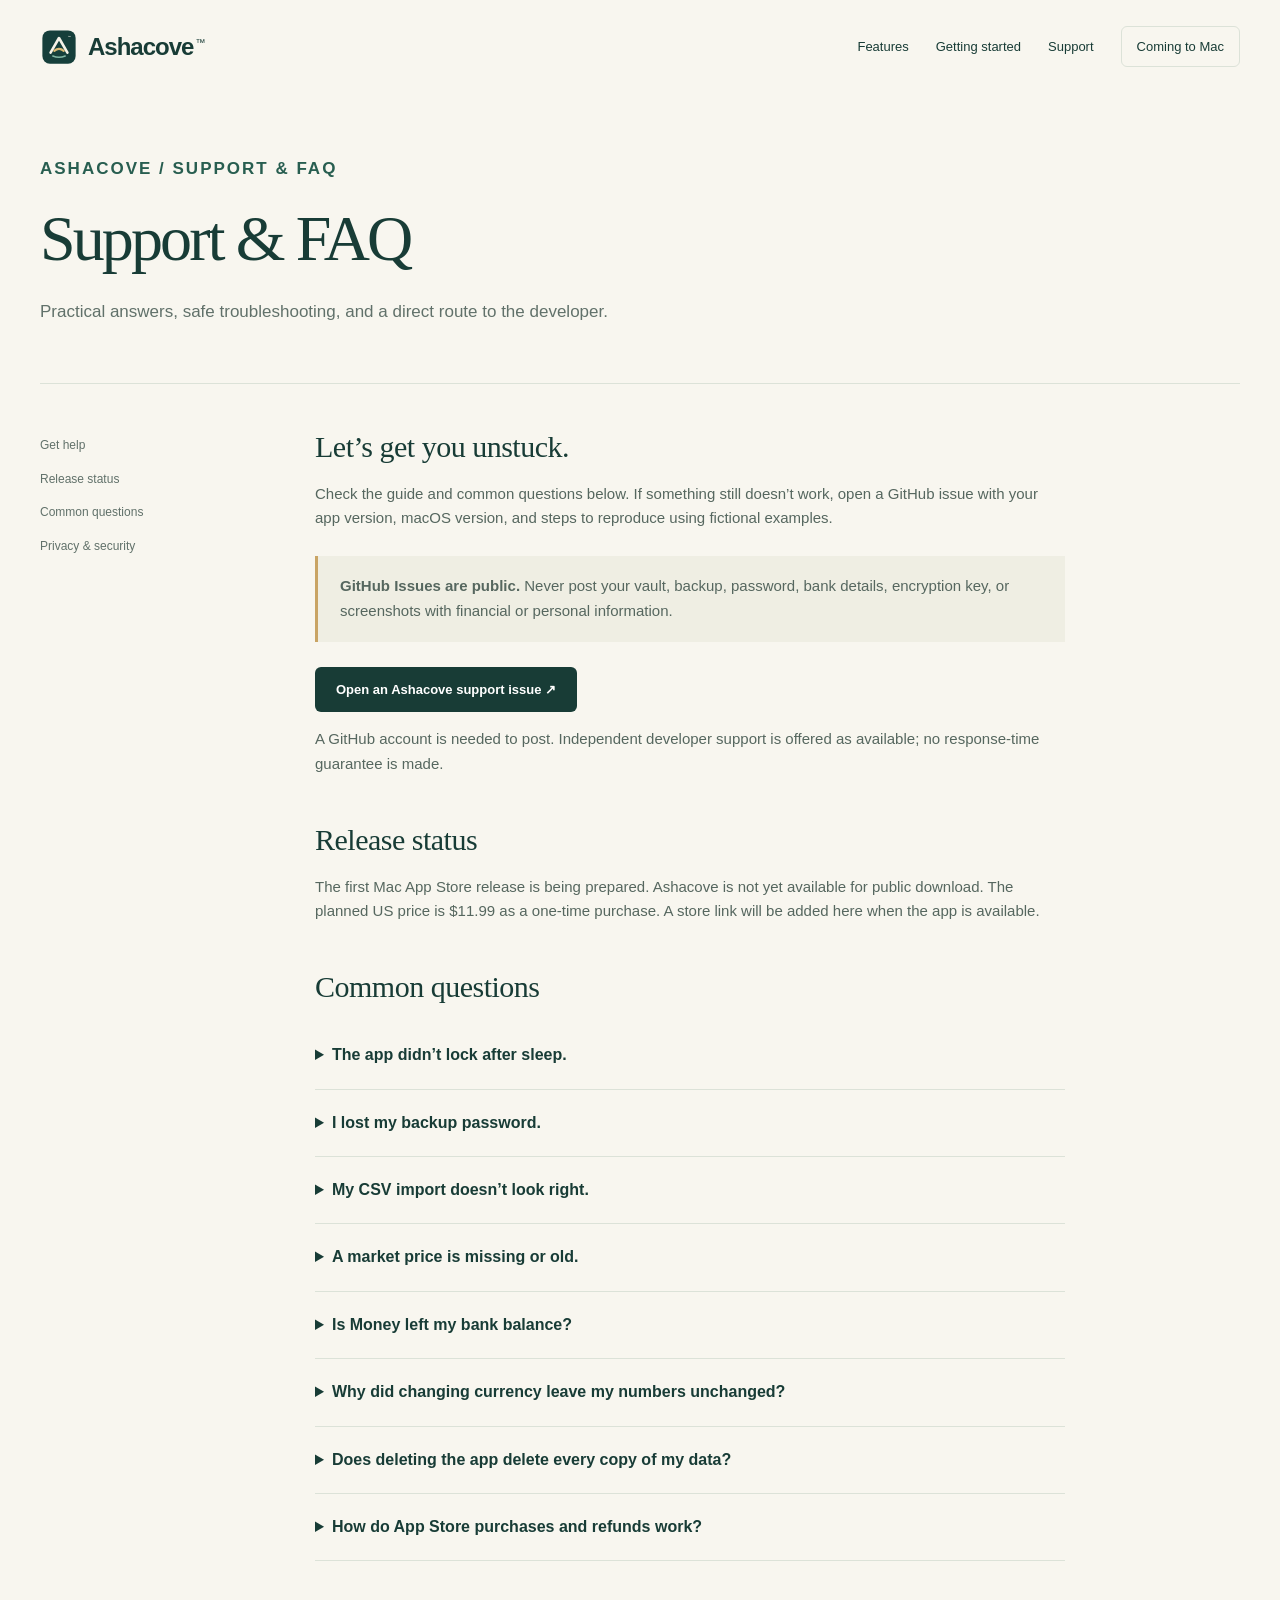
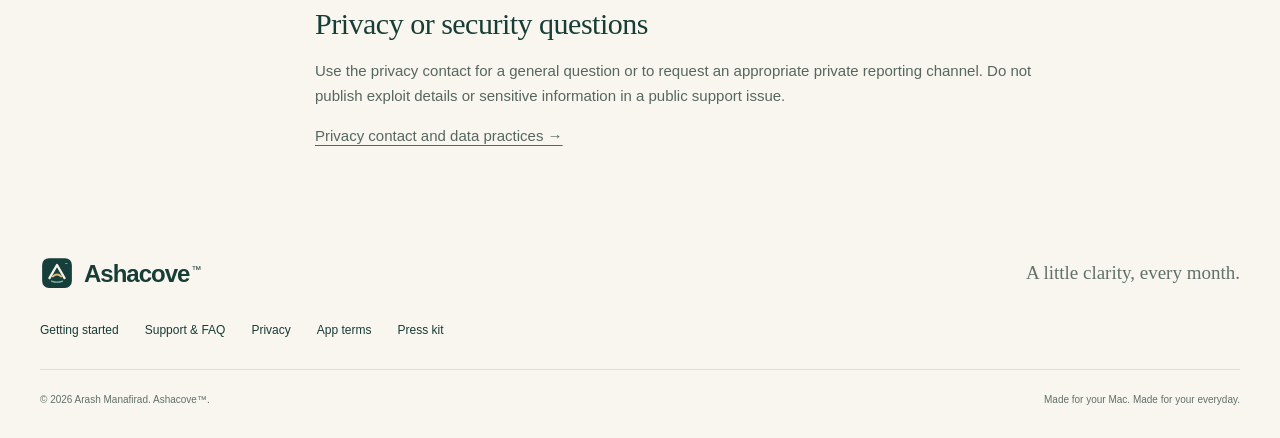
<file: ashacove/support/index.html>
<!doctype html>
<html lang="en"><head><meta charset="utf-8"><meta name="viewport" content="width=device-width, initial-scale=1"><meta name="theme-color" content="#143f39"><meta name="description" content="Practical answers, safe troubleshooting, and a direct route to the developer."><meta name="referrer" content="strict-origin-when-cross-origin"><link rel="canonical" href="https://donrad64.github.io/ashacove/support/"><title>Support &amp; FAQ · Ashacove</title><link rel="icon" type="image/svg+xml" href="/ashacove/assets/ashacove.svg"><link rel="stylesheet" href="/ashacove/assets/styles.css"><meta property="og:type" content="website"><meta property="og:title" content="Support &amp; FAQ · Ashacove"><meta property="og:description" content="Practical answers, safe troubleshooting, and a direct route to the developer."><meta property="og:url" content="https://donrad64.github.io/ashacove/support/"><meta property="og:image" content="https://donrad64.github.io/ashacove/assets/ashacove.png"><meta property="og:image:alt" content="Ashacove app icon"><meta name="twitter:card" content="summary"></head><body><a href="#main" class="skip">Skip to content</a><header class="site-header shell"><a class="brand" href="/ashacove/"><img src="/ashacove/assets/ashacove.svg" alt="" width="38" height="38"><span>Ashacove<sup>™</sup></span></a><nav aria-label="Main navigation"><a href="/ashacove/#features">Features</a><a href="/ashacove/getting-started/">Getting started</a><a href="/ashacove/support/">Support</a><a href="/ashacove/#availability" class="nav-cta">Coming to Mac</a></nav></header><main id="main"><div class="shell"><header class="doc-hero"><p class="eyebrow">Ashacove / Support &amp; FAQ</p><h1>Support & FAQ</h1><p>Practical answers, safe troubleshooting, and a direct route to the developer.</p></header><div class="doc-layout"><aside class="toc" aria-label="On this page"><a href="#help">Get help</a><a href="#release">Release status</a><a href="#faq">Common questions</a><a href="#privacy-help">Privacy & security</a></aside><article class="prose"><h2 id="help">Let’s get you unstuck.</h2><p>Check the guide and common questions below. If something still doesn’t work, open a GitHub issue with your app version, macOS version, and steps to reproduce using fictional examples.</p><div class="note"><p><strong>GitHub Issues are public.</strong> Never post your vault, backup, password, bank details, encryption key, or screenshots with financial or personal information.</p></div><p><a href="https://github.com/donrad64/donrad64.github.io/issues/new?title=%5BAshacove%5D%20Support%20request&amp;body=Please%20keep%20this%20issue%20free%20of%20financial%20records%2C%20passwords%2C%20encryption%20keys%2C%20and%20personal%20details.%0A%0AApp%20version%3A%0AmacOS%20version%3A%0ASteps%20to%20reproduce%20%28use%20fictional%20examples%29%3A%0AExpected%20result%3A%0AActual%20result%3A%0A" class="button">Open an Ashacove support issue ↗</a></p><p class="fine">A GitHub account is needed to post. Independent developer support is offered as available; no response-time guarantee is made.</p>
<h2 id="release">Release status</h2><p>The first Mac App Store release is being prepared. Ashacove is not yet available for public download. The planned US price is $11.99 as a one-time purchase. A store link will be added here when the app is available.</p>
<h2 id="faq">Common questions</h2><div class="faq"><details><summary>The app didn’t lock after sleep.</summary><p>Open Ashacove → App Lock and choose Require Unlock. No App Lock disables automatic locking. Reopen the app and test again. You can also lock manually from the Ashacove menu.</p></details><details><summary>I lost my backup password.</summary><p>Backup passwords cannot be reset. If the original app still opens, export a new backup with a password you can keep safely. Do not delete working records or Keychain keys while troubleshooting.</p></details><details><summary>My CSV import doesn’t look right.</summary><p>Use UTF-8 and check the column mapping, number/date formats, workspace currency, and duplicate warnings in the preview. Import no more than 1,000 rows or 2 MB at once. No records are added until you confirm the import.</p></details><details><summary>A market price is missing or old.</summary><p>New quotes need internet access, and the provider can be unavailable. Check the timestamp and try Refresh prices. Values are estimates; a saved quote may be stale.</p></details><details><summary>Is Money left my bank balance?</summary><p>No. It is the remainder of the income and expenses entered for the selected scope and month. Ashacove is not connected to your bank.</p></details><details><summary>Why did changing currency leave my numbers unchanged?</summary><p>Workspace currency changes labels, not numerical values. No exchange-rate conversion occurs. Market-priced assets remain separate USD estimates when the workspace uses another currency.</p></details><details><summary>Does deleting the app delete every copy of my data?</summary><p>Not necessarily. Local app data, Keychain items, exported files, cloud folders, and system backups can remain. Keep a verified encrypted backup before removing anything you may need.</p></details><details><summary>How do App Store purchases and refunds work?</summary><p>Apple handles purchases. Once the app is available, consult your Apple purchase history and <a href="https://reportaproblem.apple.com/" rel="noreferrer">Apple’s purchase support</a> for refund requests.</p></details></div>
<h2 id="privacy-help">Privacy or security questions</h2><p>Use the privacy contact for a general question or to request an appropriate private reporting channel. Do not publish exploit details or sensitive information in a public support issue.</p><p><a href="/ashacove/privacy/#contact">Privacy contact and data practices →</a></p></article></div></div></main><footer class="shell"><div class="footer-top"><a class="brand" href="/ashacove/"><img src="/ashacove/assets/ashacove.svg" alt="" width="34" height="34"><span>Ashacove<sup>™</sup></span></a><p>A little clarity, every month.</p></div><div class="footer-links"><a href="/ashacove/getting-started/">Getting started</a><a href="/ashacove/support/">Support & FAQ</a><a href="/ashacove/privacy/">Privacy</a><a href="/ashacove/terms/">App terms</a><a href="/ashacove/press/">Press kit</a></div><div class="footer-fine"><span>© 2026 Arash Manafirad. Ashacove™.</span><span>Made for your Mac. Made for your everyday.</span></div></footer></body></html>
</file>
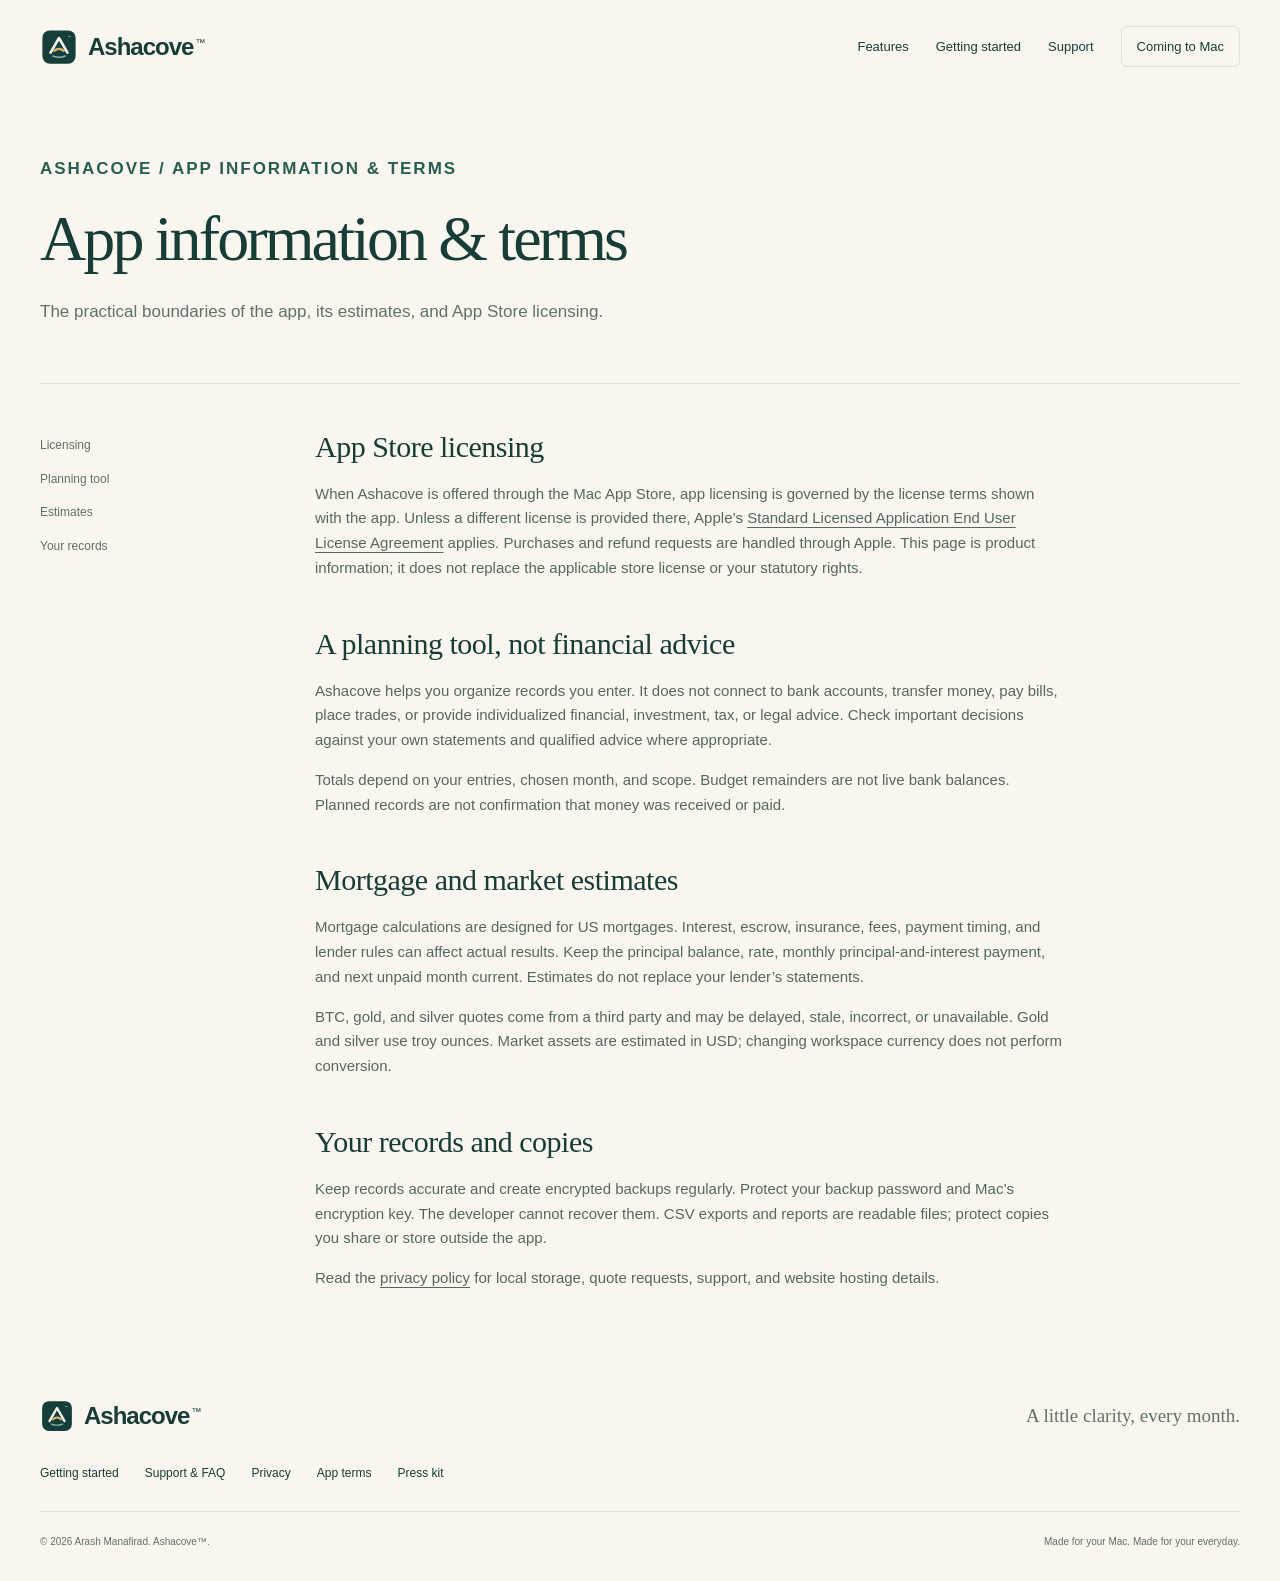
<file: ashacove/terms/index.html>
<!doctype html>
<html lang="en"><head><meta charset="utf-8"><meta name="viewport" content="width=device-width, initial-scale=1"><meta name="theme-color" content="#143f39"><meta name="description" content="The practical boundaries of the app, its estimates, and App Store licensing."><meta name="referrer" content="strict-origin-when-cross-origin"><link rel="canonical" href="https://donrad64.github.io/ashacove/terms/"><title>App information &amp; terms · Ashacove</title><link rel="icon" type="image/svg+xml" href="/ashacove/assets/ashacove.svg"><link rel="stylesheet" href="/ashacove/assets/styles.css"><meta property="og:type" content="website"><meta property="og:title" content="App information &amp; terms · Ashacove"><meta property="og:description" content="The practical boundaries of the app, its estimates, and App Store licensing."><meta property="og:url" content="https://donrad64.github.io/ashacove/terms/"><meta property="og:image" content="https://donrad64.github.io/ashacove/assets/ashacove.png"><meta property="og:image:alt" content="Ashacove app icon"><meta name="twitter:card" content="summary"></head><body><a href="#main" class="skip">Skip to content</a><header class="site-header shell"><a class="brand" href="/ashacove/"><img src="/ashacove/assets/ashacove.svg" alt="" width="38" height="38"><span>Ashacove<sup>™</sup></span></a><nav aria-label="Main navigation"><a href="/ashacove/#features">Features</a><a href="/ashacove/getting-started/">Getting started</a><a href="/ashacove/support/">Support</a><a href="/ashacove/#availability" class="nav-cta">Coming to Mac</a></nav></header><main id="main"><div class="shell"><header class="doc-hero"><p class="eyebrow">Ashacove / App information &amp; terms</p><h1>App information & terms</h1><p>The practical boundaries of the app, its estimates, and App Store licensing.</p></header><div class="doc-layout"><aside class="toc" aria-label="On this page"><a href="#license">Licensing</a><a href="#estimates">Planning tool</a><a href="#mortgages">Estimates</a><a href="#records">Your records</a></aside><article class="prose"><h2 id="license">App Store licensing</h2><p>When Ashacove is offered through the Mac App Store, app licensing is governed by the license terms shown with the app. Unless a different license is provided there, Apple’s <a href="https://www.apple.com/legal/internet-services/itunes/dev/stdeula/" rel="noreferrer">Standard Licensed Application End User License Agreement</a> applies. Purchases and refund requests are handled through Apple. This page is product information; it does not replace the applicable store license or your statutory rights.</p>
<h2 id="estimates">A planning tool, not financial advice</h2><p>Ashacove helps you organize records you enter. It does not connect to bank accounts, transfer money, pay bills, place trades, or provide individualized financial, investment, tax, or legal advice. Check important decisions against your own statements and qualified advice where appropriate.</p><p>Totals depend on your entries, chosen month, and scope. Budget remainders are not live bank balances. Planned records are not confirmation that money was received or paid.</p>
<h2 id="mortgages">Mortgage and market estimates</h2><p>Mortgage calculations are designed for US mortgages. Interest, escrow, insurance, fees, payment timing, and lender rules can affect actual results. Keep the principal balance, rate, monthly principal-and-interest payment, and next unpaid month current. Estimates do not replace your lender’s statements.</p><p>BTC, gold, and silver quotes come from a third party and may be delayed, stale, incorrect, or unavailable. Gold and silver use troy ounces. Market assets are estimated in USD; changing workspace currency does not perform conversion.</p>
<h2 id="records">Your records and copies</h2><p>Keep records accurate and create encrypted backups regularly. Protect your backup password and Mac’s encryption key. The developer cannot recover them. CSV exports and reports are readable files; protect copies you share or store outside the app.</p><p>Read the <a href="/ashacove/privacy/">privacy policy</a> for local storage, quote requests, support, and website hosting details.</p></article></div></div></main><footer class="shell"><div class="footer-top"><a class="brand" href="/ashacove/"><img src="/ashacove/assets/ashacove.svg" alt="" width="34" height="34"><span>Ashacove<sup>™</sup></span></a><p>A little clarity, every month.</p></div><div class="footer-links"><a href="/ashacove/getting-started/">Getting started</a><a href="/ashacove/support/">Support & FAQ</a><a href="/ashacove/privacy/">Privacy</a><a href="/ashacove/terms/">App terms</a><a href="/ashacove/press/">Press kit</a></div><div class="footer-fine"><span>© 2026 Arash Manafirad. Ashacove™.</span><span>Made for your Mac. Made for your everyday.</span></div></footer></body></html>
</file>
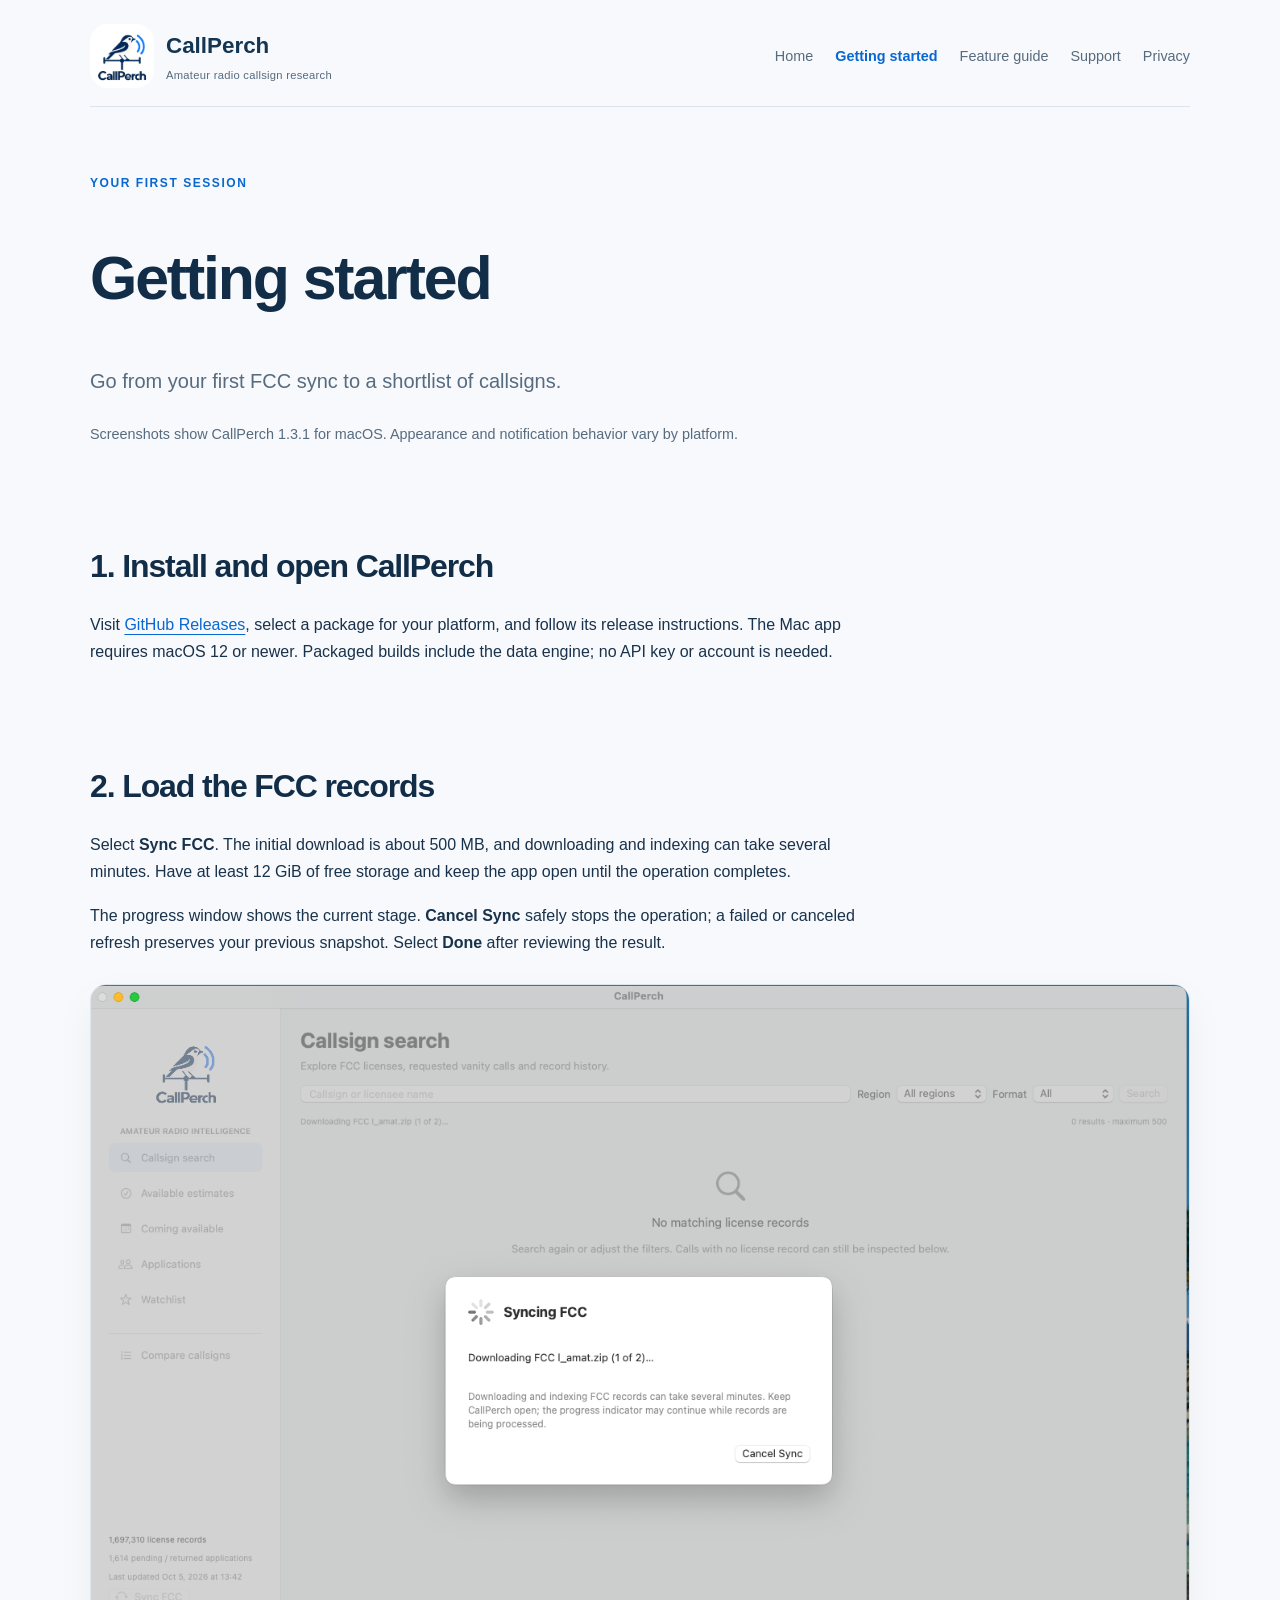
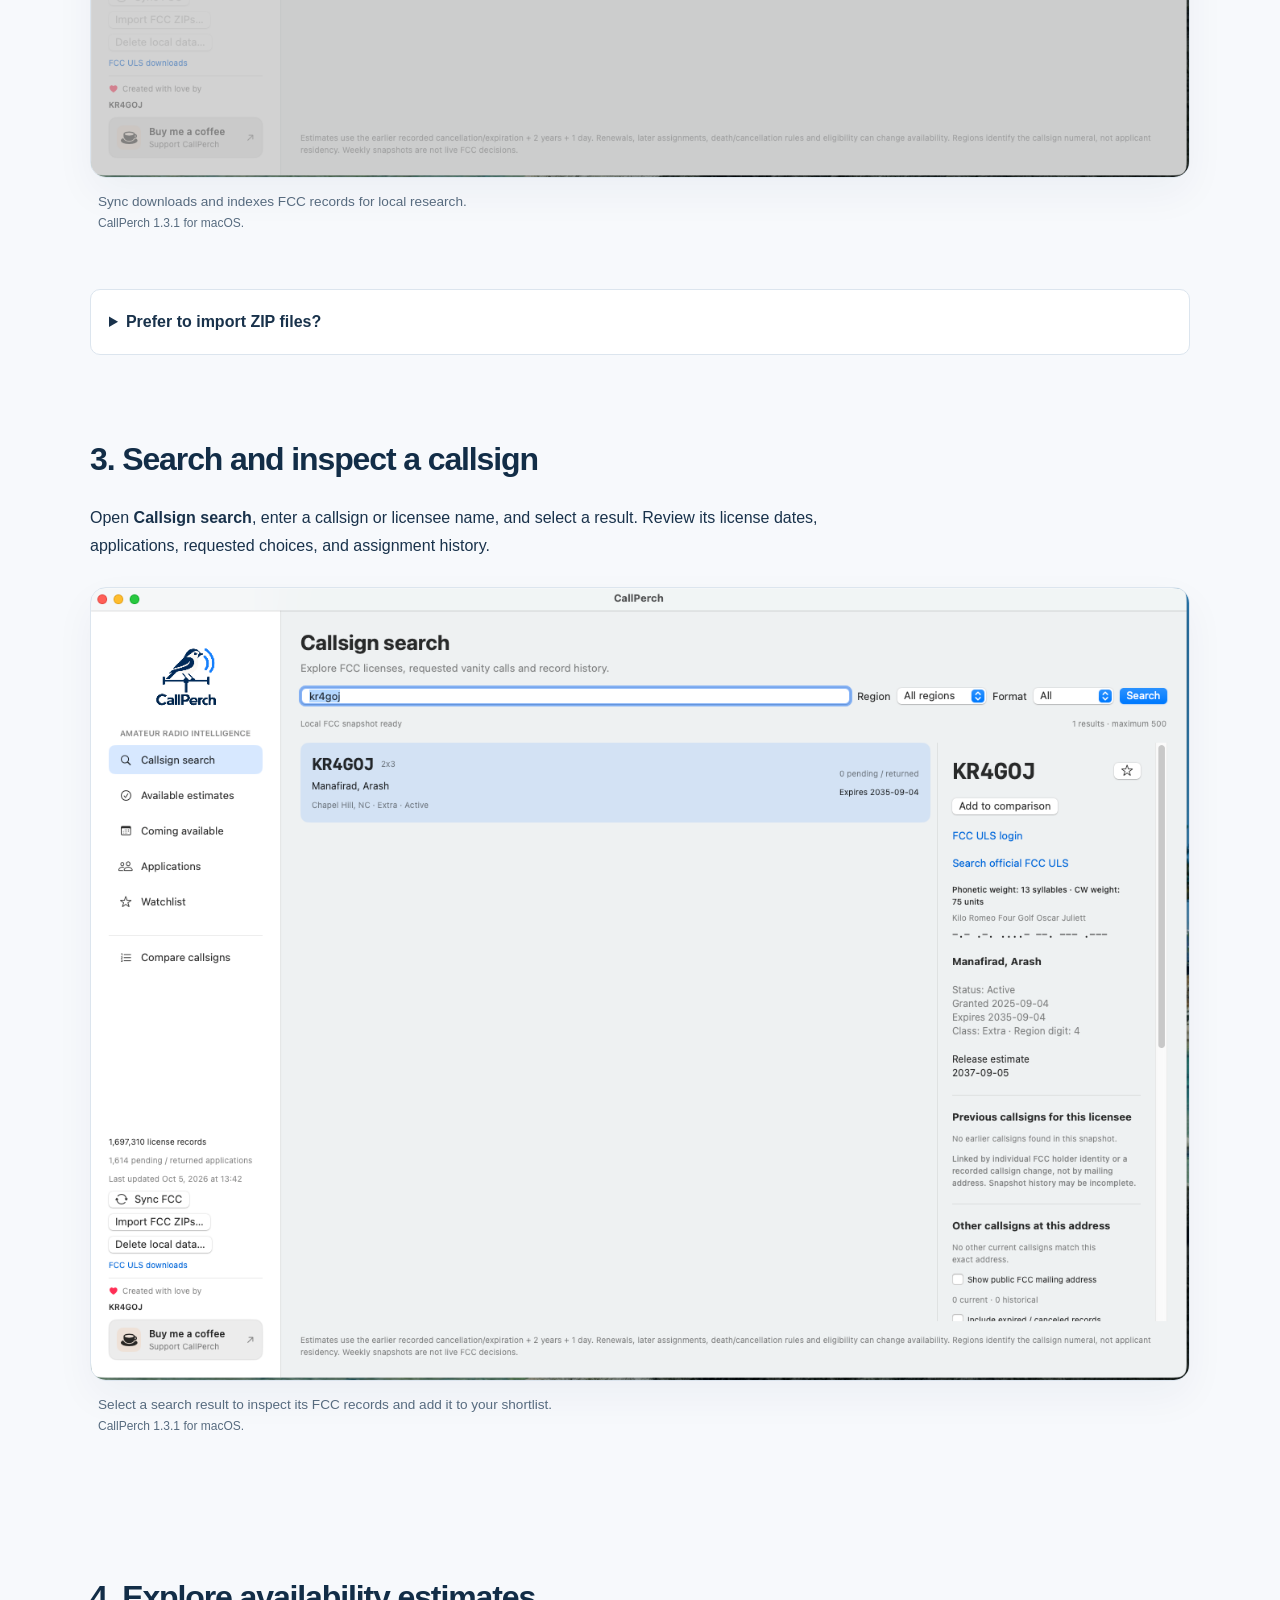
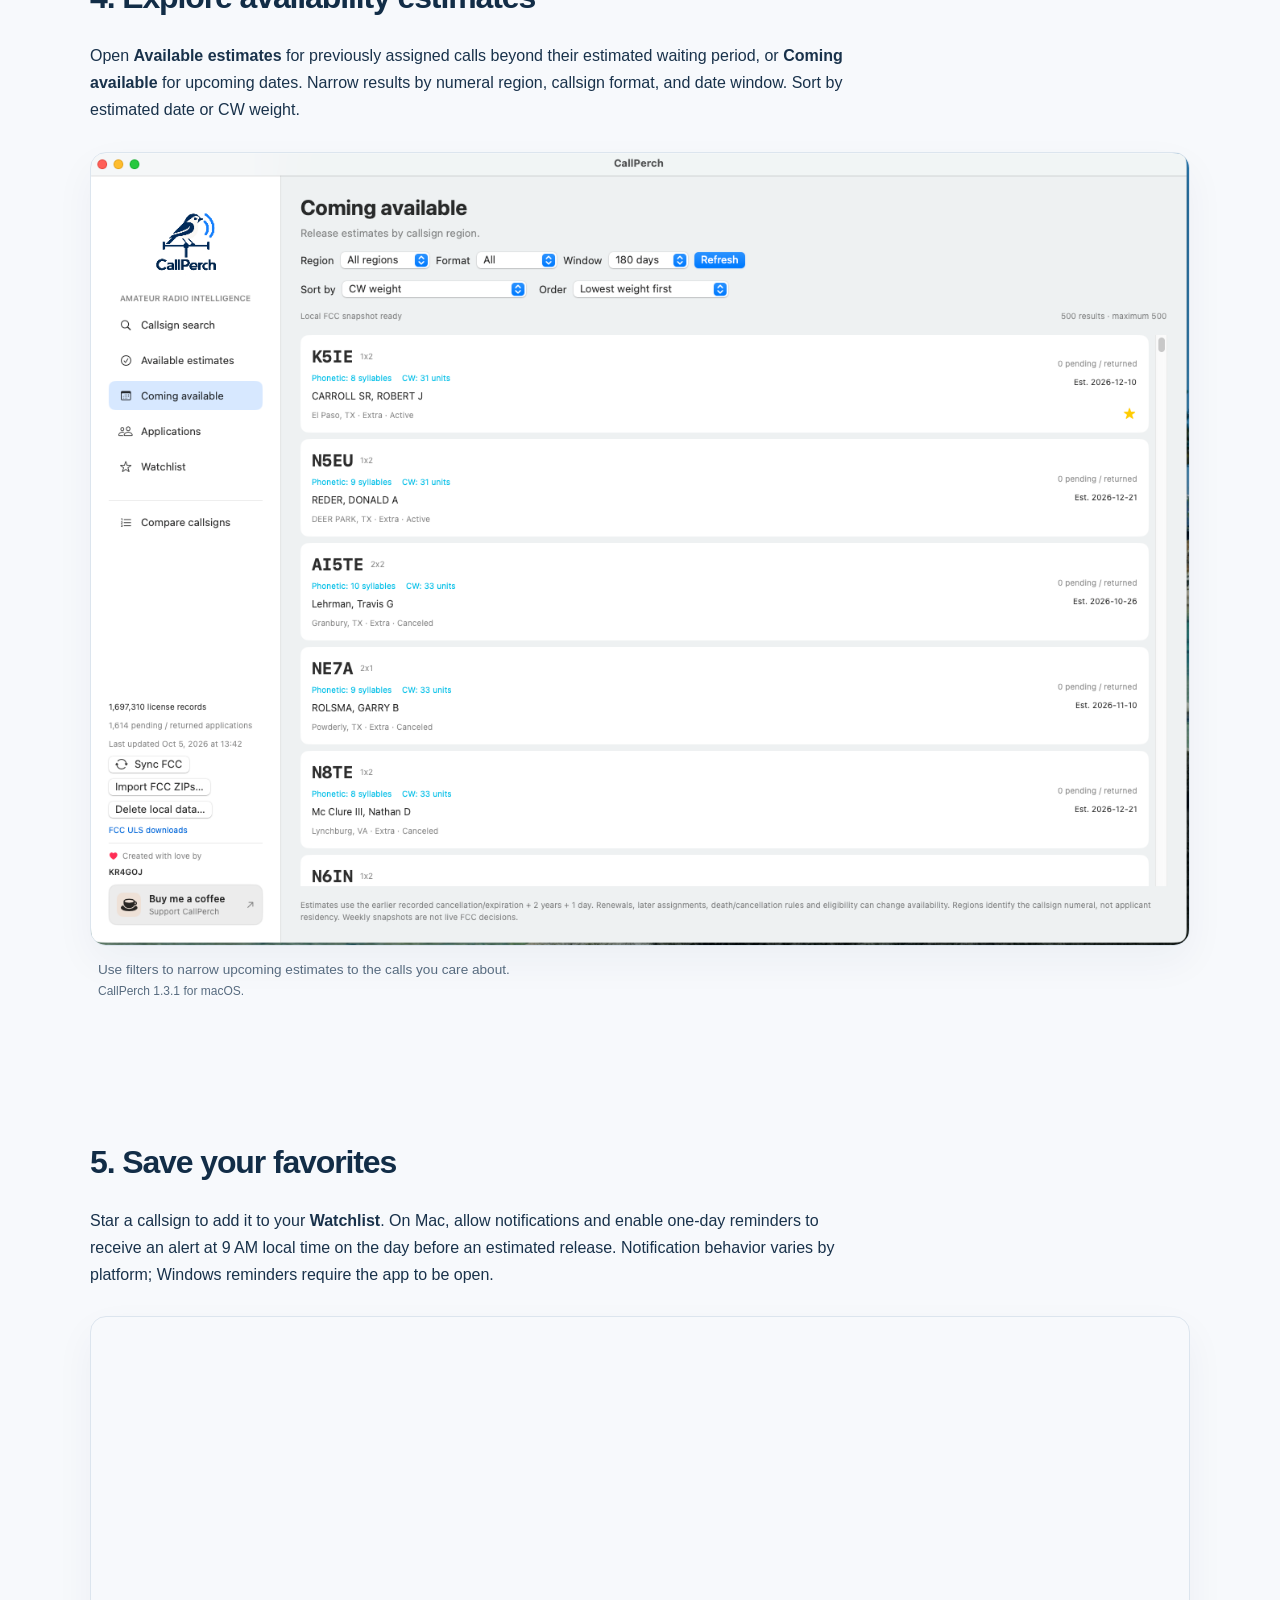
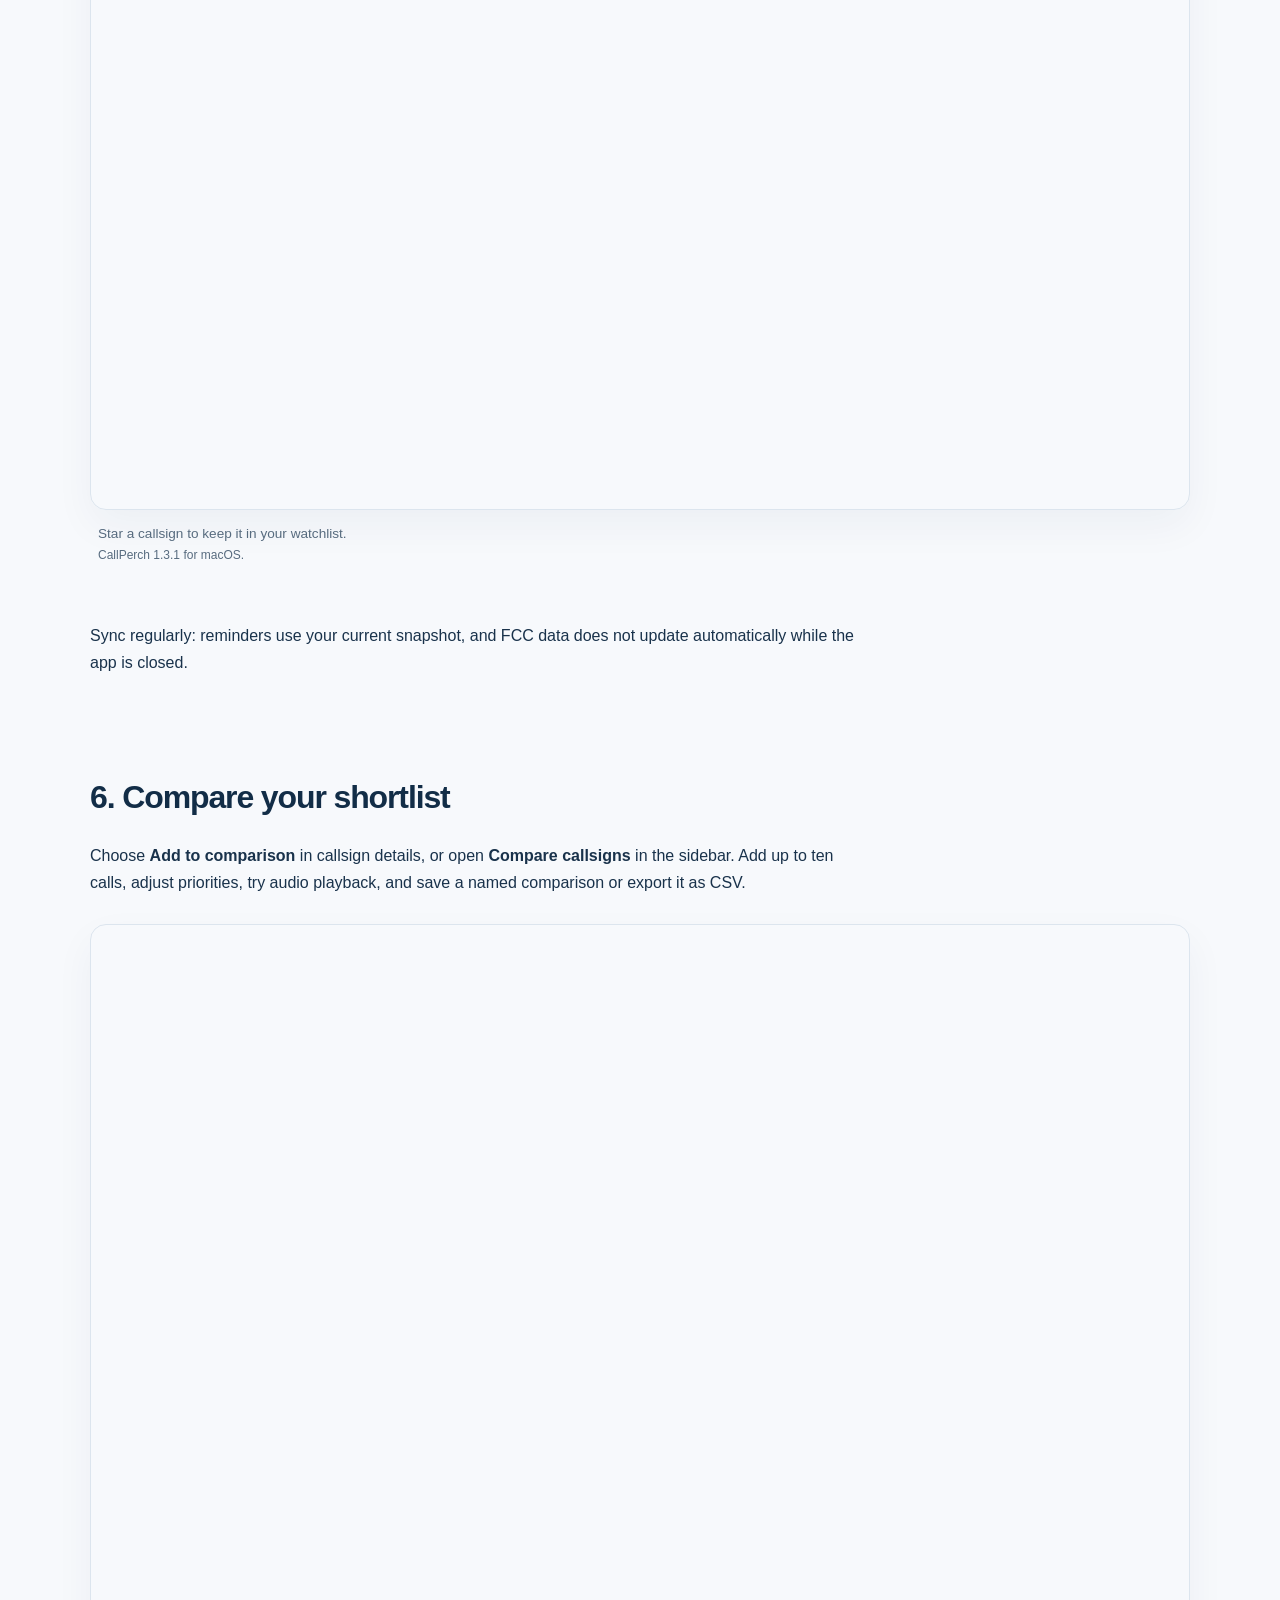
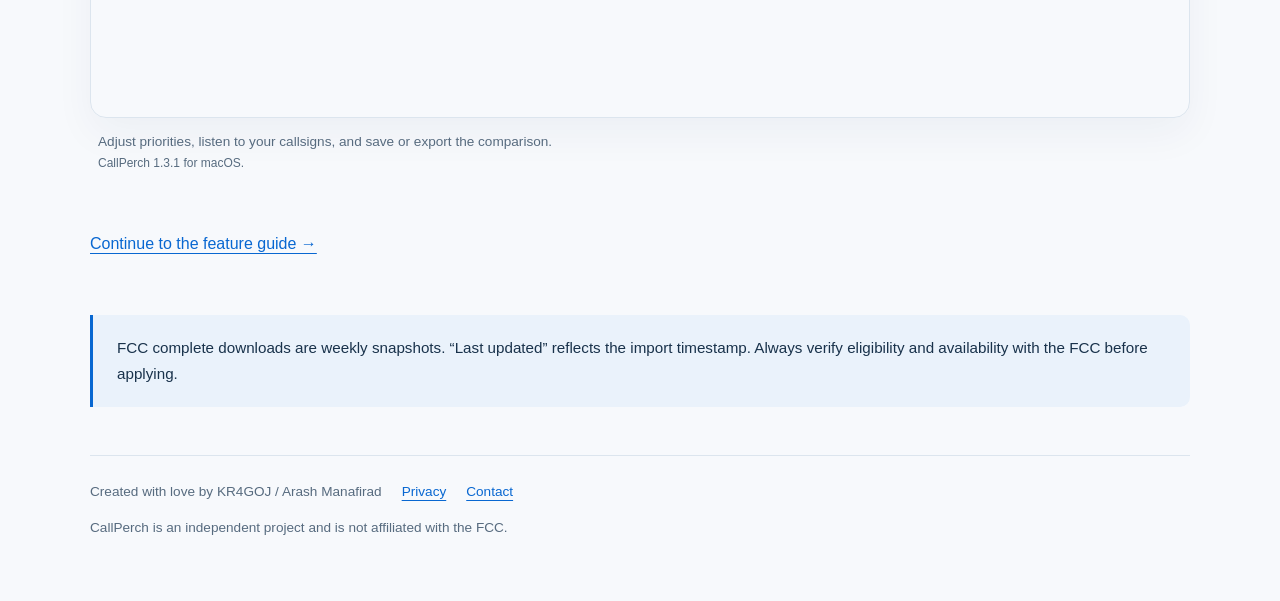
<file: callperch/getting-started.html>
<!doctype html>
<html lang="en"><head><meta charset="utf-8"><meta name="viewport" content="width=device-width, initial-scale=1"><meta name="referrer" content="no-referrer"><meta http-equiv="Content-Security-Policy" content="default-src 'self'; script-src 'none'; style-src 'self'; img-src 'self'; connect-src 'none'; object-src 'none'; base-uri 'none'; form-action 'none'; upgrade-insecure-requests"><meta name="description" content="CallPerch: amateur radio callsign research, FCC records, availability estimates, watchlists and callsign comparison."><title>Getting started · CallPerch</title><link rel="stylesheet" href="style.css"></head>
<body class="site"><a class="skip" href="#main">Skip to content</a><header><a class="brand" href="index.html"><img src="logo.png" alt="" width="72" height="72"><span>CallPerch<small>Amateur radio callsign research</small></span></a><nav aria-label="Main navigation"><a href="index.html">Home</a><a href="getting-started.html" aria-current="page">Getting started</a><a href="guide.html">Feature guide</a><a href="support.html">Support</a><a href="privacy.html">Privacy</a></nav></header><main id="main"><section class="intro"><p class="eyebrow">Your first session</p><h1>Getting started</h1><p class="lead">Go from your first FCC sync to a shortlist of callsigns.</p><p class="muted">Screenshots show CallPerch 1.3.1 for macOS. Appearance and notification behavior vary by platform.</p></section><section><h2>1. Install and open CallPerch</h2><p>Visit <a href="https://github.com/donrad64/callperch-support/releases">GitHub Releases</a>, select a package for your platform, and follow its release instructions. The Mac app requires macOS 12 or newer. Packaged builds include the data engine; no API key or account is needed.</p></section><section><h2>2. Load the FCC records</h2><p>Select <strong>Sync FCC</strong>. The initial download is about 500 MB, and downloading and indexing can take several minutes. Have at least 12 GiB of free storage and keep the app open until the operation completes.</p><p>The progress window shows the current stage. <strong>Cancel Sync</strong> safely stops the operation; a failed or canceled refresh preserves your previous snapshot. Select <strong>Done</strong> after reviewing the result.</p><figure><a href="screenshots/sync.png"><img src="screenshots/sync.png" width="1363" height="983" loading="lazy" alt="FCC sync progress window downloading the license archive with a Cancel Sync button"></a><figcaption>Sync downloads and indexes FCC records for local research. <span>CallPerch 1.3.1 for macOS.</span></figcaption></figure><details><summary>Prefer to import ZIP files?</summary><p>Download the <a href="https://data.fcc.gov/download/pub/uls/complete/l_amat.zip">FCC license archive</a> and <a href="https://data.fcc.gov/download/pub/uls/complete/a_amat.zip">application archive</a>. Select <strong>Import FCC ZIPs…</strong> and choose both archives.</p></details></section><section><h2>3. Search and inspect a callsign</h2><p>Open <strong>Callsign search</strong>, enter a callsign or licensee name, and select a result. Review its license dates, applications, requested choices, and assignment history.</p><figure><a href="screenshots/details.png"><img src="screenshots/details.png" width="1363" height="983" loading="lazy" alt="KR4GOJ search result and detail panel with license dates, phonetic and CW weights, and Add to comparison"></a><figcaption>Select a search result to inspect its FCC records and add it to your shortlist. <span>CallPerch 1.3.1 for macOS.</span></figcaption></figure></section><section><h2>4. Explore availability estimates</h2><p>Open <strong>Available estimates</strong> for previously assigned calls beyond their estimated waiting period, or <strong>Coming available</strong> for upcoming dates. Narrow results by numeral region, callsign format, and date window. Sort by estimated date or CW weight.</p><figure><a href="screenshots/coming.png"><img src="screenshots/coming.png" width="1363" height="983" loading="lazy" alt="Coming available results with region, format, date window and sort controls"></a><figcaption>Use filters to narrow upcoming estimates to the calls you care about. <span>CallPerch 1.3.1 for macOS.</span></figcaption></figure></section><section><h2>5. Save your favorites</h2><p>Star a callsign to add it to your <strong>Watchlist</strong>. On Mac, allow notifications and enable one-day reminders to receive an alert at 9 AM local time on the day before an estimated release. Notification behavior varies by platform; Windows reminders require the app to be open.</p><figure><a href="screenshots/watchlist.png"><img src="screenshots/watchlist.png" width="1363" height="983" loading="lazy" alt="KR4GOJ saved in the watchlist with one-day reminder controls"></a><figcaption>Star a callsign to keep it in your watchlist. <span>CallPerch 1.3.1 for macOS.</span></figcaption></figure><p>Sync regularly: reminders use your current snapshot, and FCC data does not update automatically while the app is closed.</p></section><section><h2>6. Compare your shortlist</h2><p>Choose <strong>Add to comparison</strong> in callsign details, or open <strong>Compare callsigns</strong> in the sidebar. Add up to ten calls, adjust priorities, try audio playback, and save a named comparison or export it as CSV.</p><figure><a href="screenshots/comparison.png"><img src="screenshots/comparison.png" width="1363" height="983" loading="lazy" alt="Callsign comparison workspace with priorities, rankings, audio playback and CSV export"></a><figcaption>Adjust priorities, listen to your callsigns, and save or export the comparison. <span>CallPerch 1.3.1 for macOS.</span></figcaption></figure><a href="guide.html">Continue to the feature guide →</a></section><aside class="notice">FCC complete downloads are weekly snapshots. “Last updated” reflects the import timestamp. Always verify eligibility and availability with the FCC before applying.</aside></main><footer><span>Created with love by KR4GOJ / Arash Manafirad</span><a href="privacy.html">Privacy</a><a href="support.html#contact">Contact</a><p>CallPerch is an independent project and is not affiliated with the FCC.</p></footer></body></html>
</file>
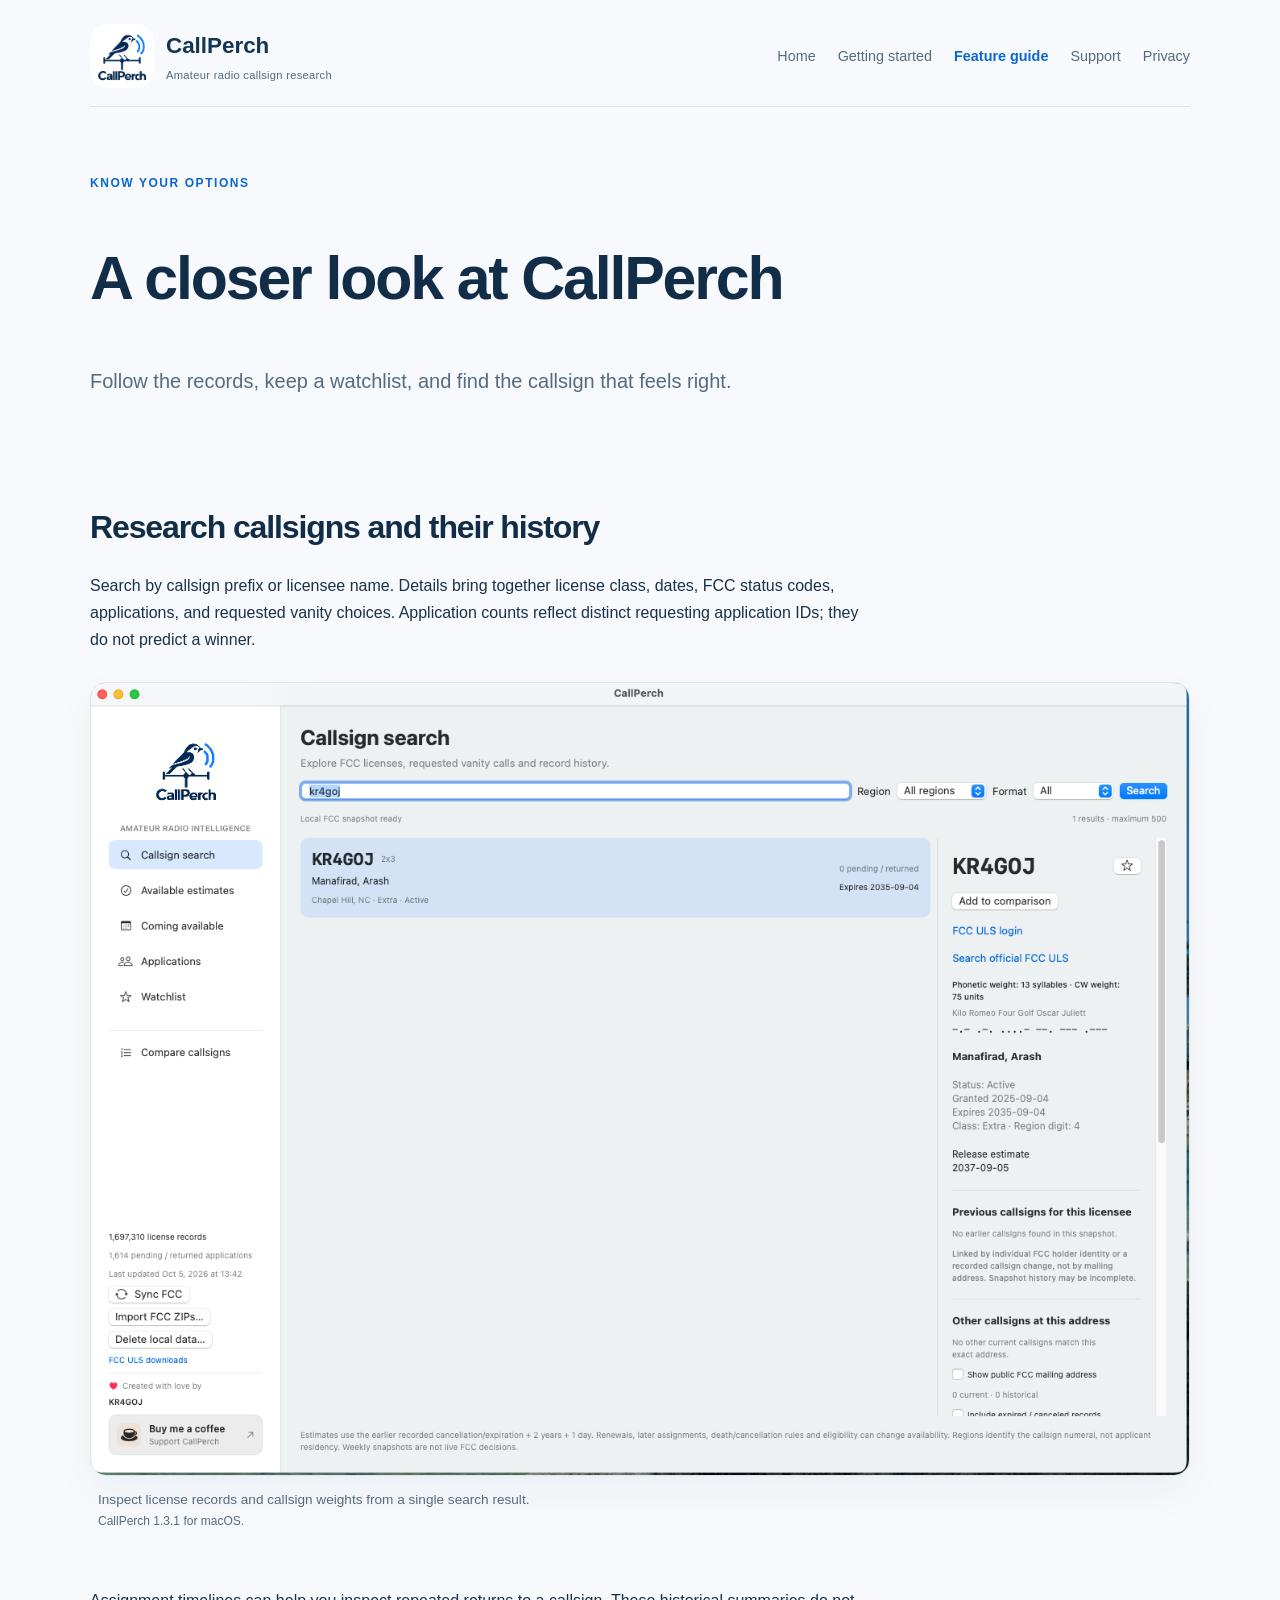
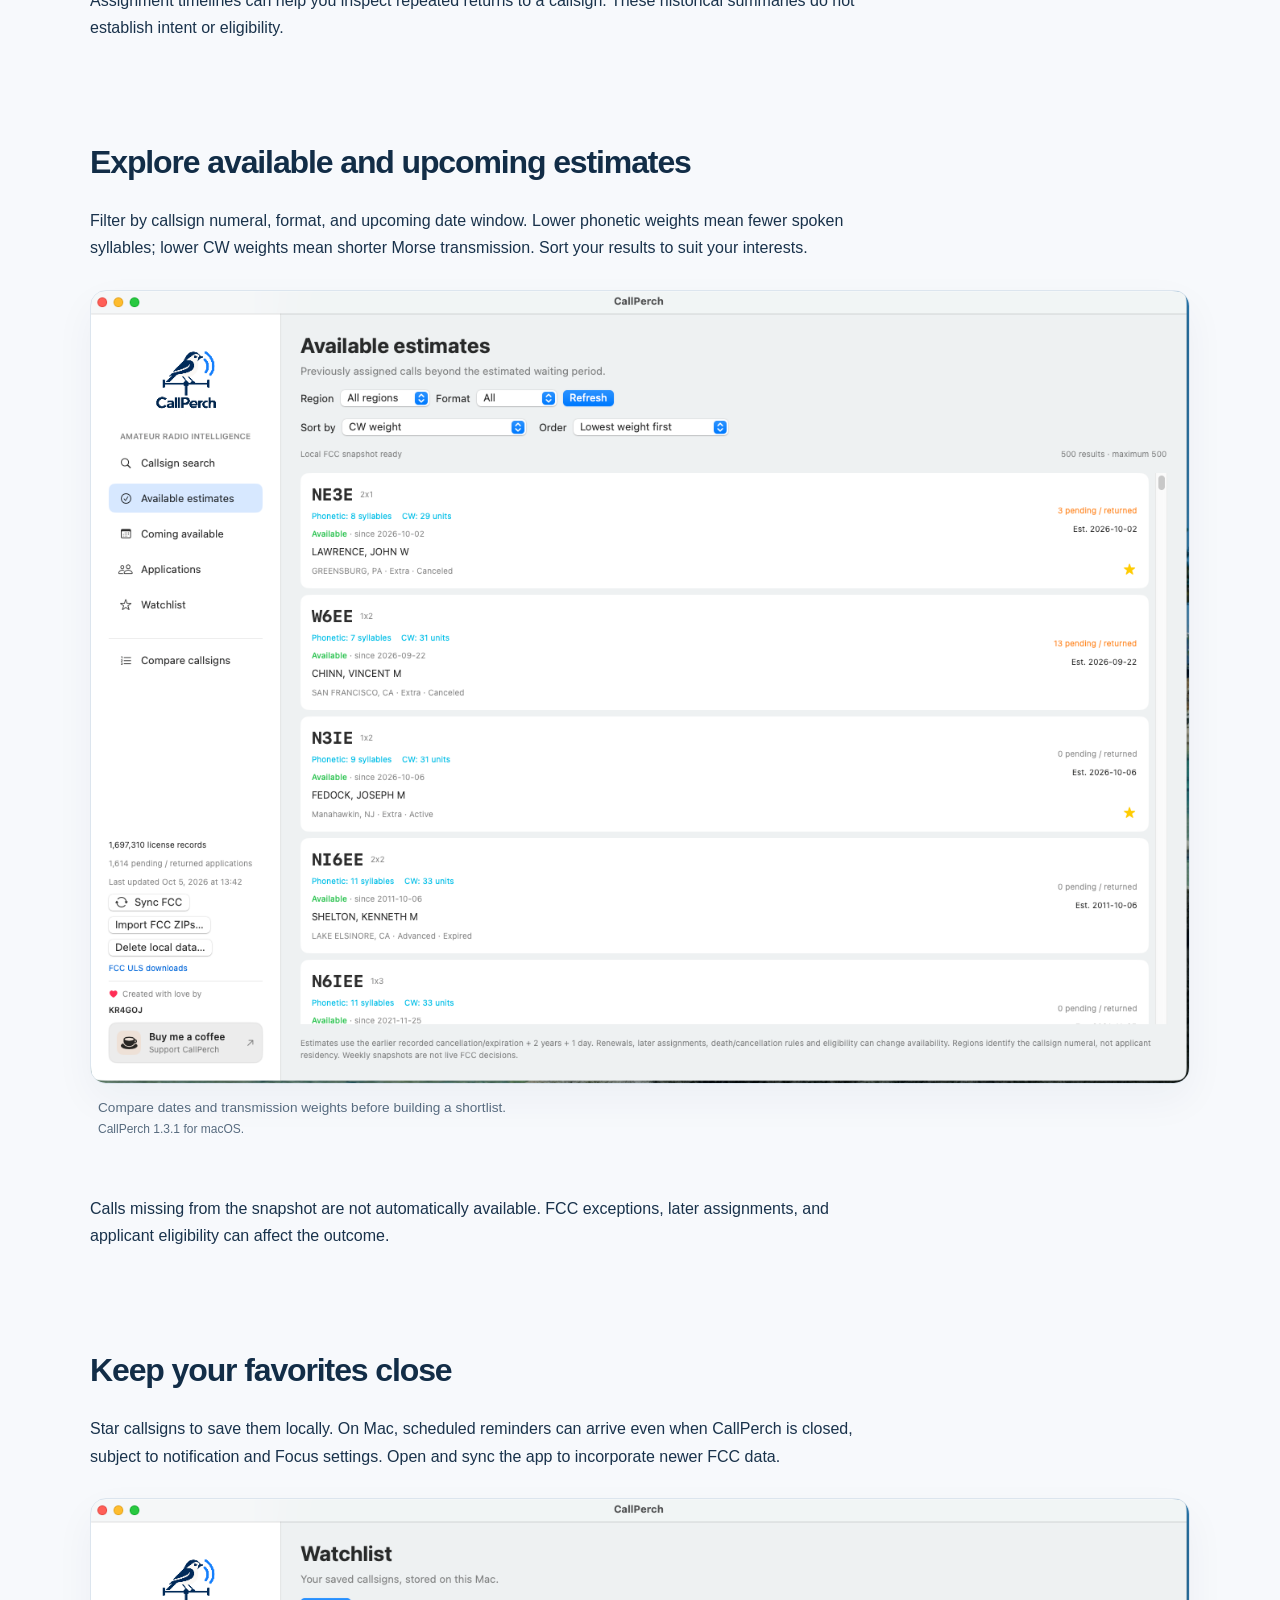
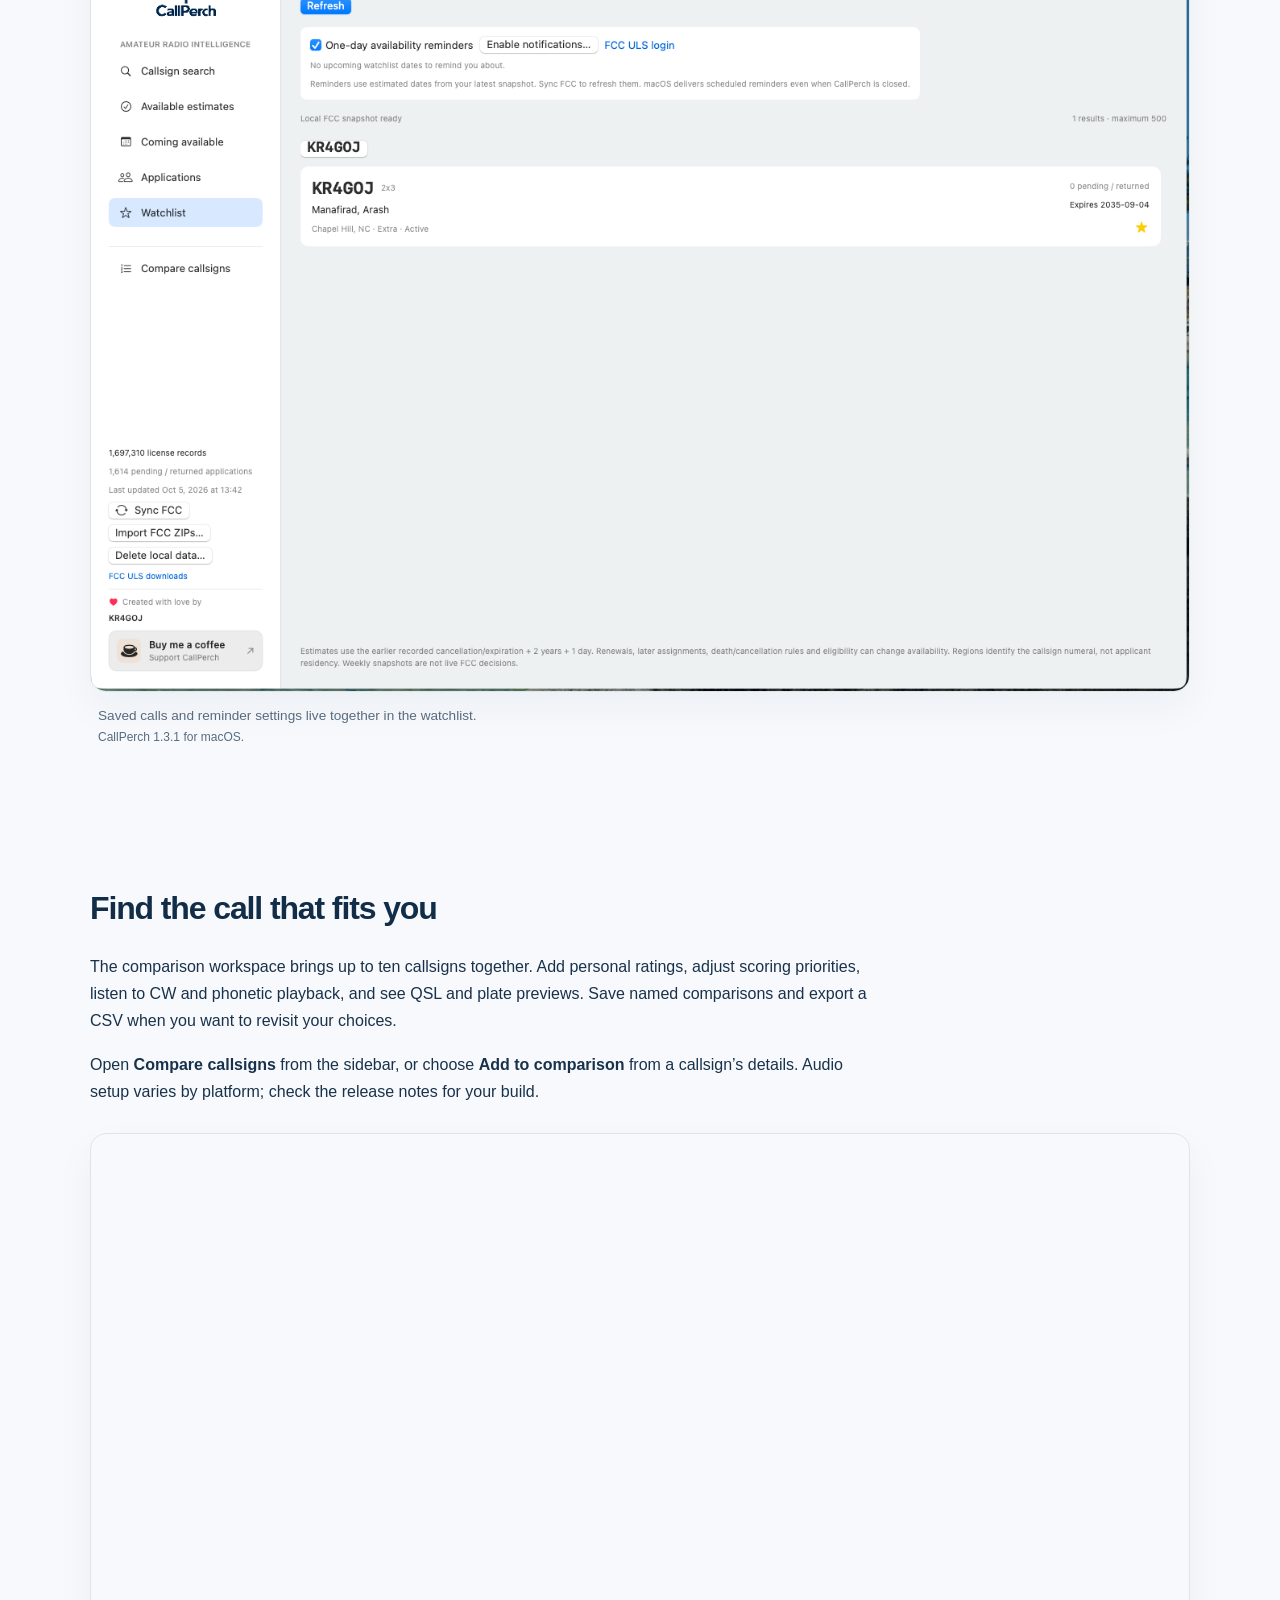
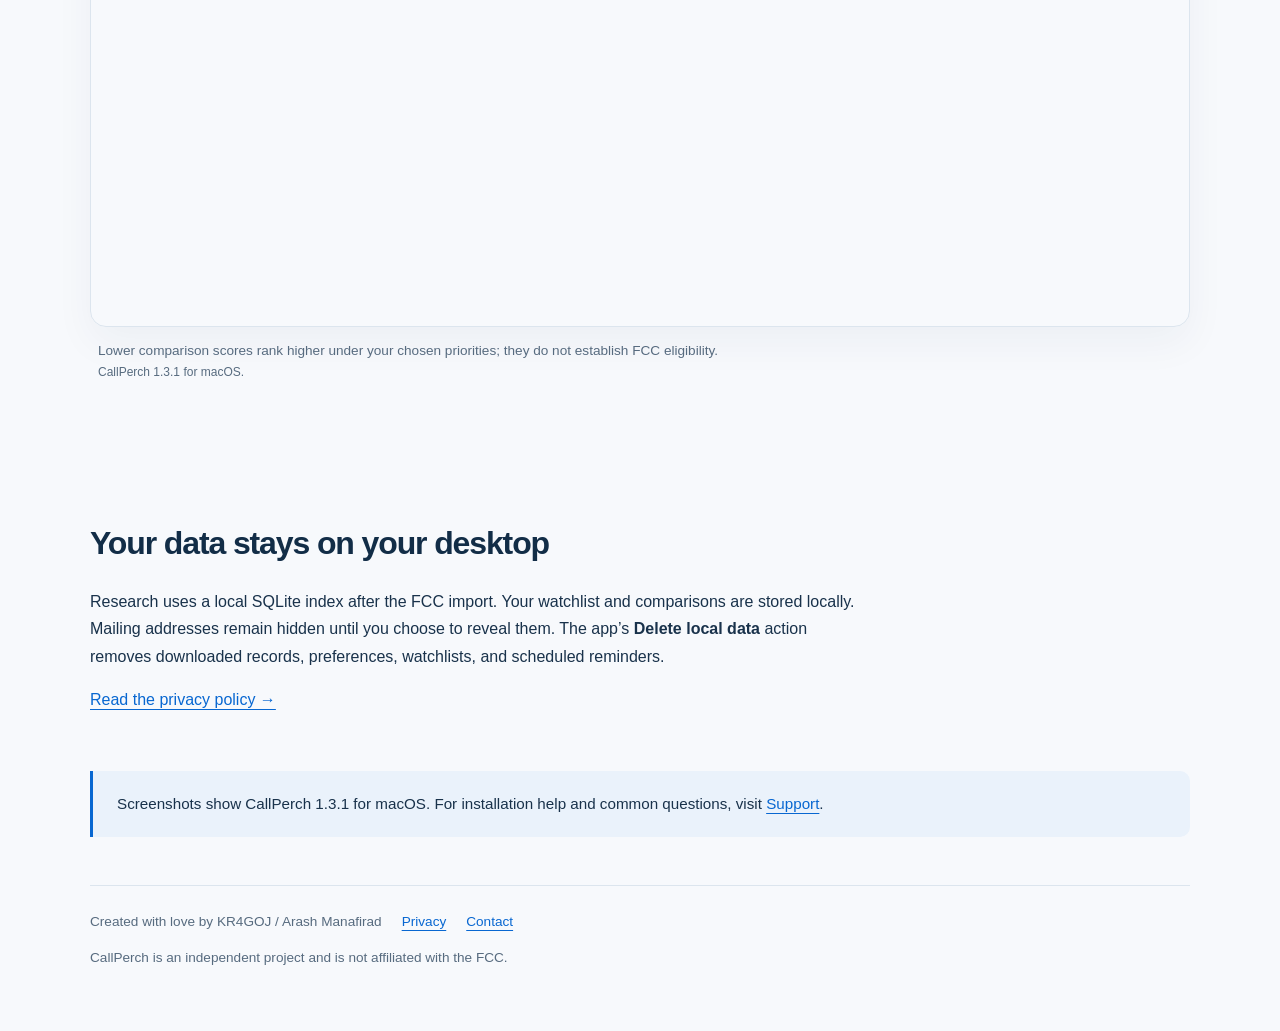
<file: callperch/guide.html>
<!doctype html>
<html lang="en"><head><meta charset="utf-8"><meta name="viewport" content="width=device-width, initial-scale=1"><meta name="referrer" content="no-referrer"><meta http-equiv="Content-Security-Policy" content="default-src 'self'; script-src 'none'; style-src 'self'; img-src 'self'; connect-src 'none'; object-src 'none'; base-uri 'none'; form-action 'none'; upgrade-insecure-requests"><meta name="description" content="CallPerch: amateur radio callsign research, FCC records, availability estimates, watchlists and callsign comparison."><title>Feature guide · CallPerch</title><link rel="stylesheet" href="style.css"></head>
<body class="site"><a class="skip" href="#main">Skip to content</a><header><a class="brand" href="index.html"><img src="logo.png" alt="" width="72" height="72"><span>CallPerch<small>Amateur radio callsign research</small></span></a><nav aria-label="Main navigation"><a href="index.html">Home</a><a href="getting-started.html">Getting started</a><a href="guide.html" aria-current="page">Feature guide</a><a href="support.html">Support</a><a href="privacy.html">Privacy</a></nav></header><main id="main"><section class="intro"><p class="eyebrow">Know your options</p><h1>A closer look at CallPerch</h1><p class="lead">Follow the records, keep a watchlist, and find the callsign that feels right.</p></section><section id="research"><h2>Research callsigns and their history</h2><p>Search by callsign prefix or licensee name. Details bring together license class, dates, FCC status codes, applications, and requested vanity choices. Application counts reflect distinct requesting application IDs; they do not predict a winner.</p><figure><a href="screenshots/details.png"><img src="screenshots/details.png" width="1363" height="983" loading="lazy" alt="Search result for KR4GOJ with license details and comparison controls"></a><figcaption>Inspect license records and callsign weights from a single search result. <span>CallPerch 1.3.1 for macOS.</span></figcaption></figure><p>Assignment timelines can help you inspect repeated returns to a callsign. These historical summaries do not establish intent or eligibility.</p></section><section><h2>Explore available and upcoming estimates</h2><p>Filter by callsign numeral, format, and upcoming date window. Lower phonetic weights mean fewer spoken syllables; lower CW weights mean shorter Morse transmission. Sort your results to suit your interests.</p><figure><a href="screenshots/available.png"><img src="screenshots/available.png" width="1363" height="983" loading="lazy" alt="Availability estimates sorted by lowest CW weight"></a><figcaption>Compare dates and transmission weights before building a shortlist. <span>CallPerch 1.3.1 for macOS.</span></figcaption></figure><p>Calls missing from the snapshot are not automatically available. FCC exceptions, later assignments, and applicant eligibility can affect the outcome.</p></section><section id="watchlist"><h2>Keep your favorites close</h2><p>Star callsigns to save them locally. On Mac, scheduled reminders can arrive even when CallPerch is closed, subject to notification and Focus settings. Open and sync the app to incorporate newer FCC data.</p><figure><a href="screenshots/watchlist.png"><img src="screenshots/watchlist.png" width="1363" height="983" loading="lazy" alt="Watchlist with reminder toggle, notification permission button and saved callsign"></a><figcaption>Saved calls and reminder settings live together in the watchlist. <span>CallPerch 1.3.1 for macOS.</span></figcaption></figure></section><section id="compare"><h2>Find the call that fits you</h2><p>The comparison workspace brings up to ten callsigns together. Add personal ratings, adjust scoring priorities, listen to CW and phonetic playback, and see QSL and plate previews. Save named comparisons and export a CSV when you want to revisit your choices.</p><p>Open <strong>Compare callsigns</strong> from the sidebar, or choose <strong>Add to comparison</strong> from a callsign’s details. Audio setup varies by platform; check the release notes for your build.</p><figure><a href="screenshots/comparison.png"><img src="screenshots/comparison.png" width="1363" height="983" loading="lazy" alt="Comparison workspace ranking callsigns using adjustable measured and personal priorities"></a><figcaption>Lower comparison scores rank higher under your chosen priorities; they do not establish FCC eligibility. <span>CallPerch 1.3.1 for macOS.</span></figcaption></figure></section><section><h2>Your data stays on your desktop</h2><p>Research uses a local SQLite index after the FCC import. Your watchlist and comparisons are stored locally. Mailing addresses remain hidden until you choose to reveal them. The app’s <strong>Delete local data</strong> action removes downloaded records, preferences, watchlists, and scheduled reminders.</p><a href="privacy.html">Read the privacy policy →</a></section><aside class="notice">Screenshots show CallPerch 1.3.1 for macOS. For installation help and common questions, visit <a href="support.html">Support</a>.</aside></main><footer><span>Created with love by KR4GOJ / Arash Manafirad</span><a href="privacy.html">Privacy</a><a href="support.html#contact">Contact</a><p>CallPerch is an independent project and is not affiliated with the FCC.</p></footer></body></html>
</file>
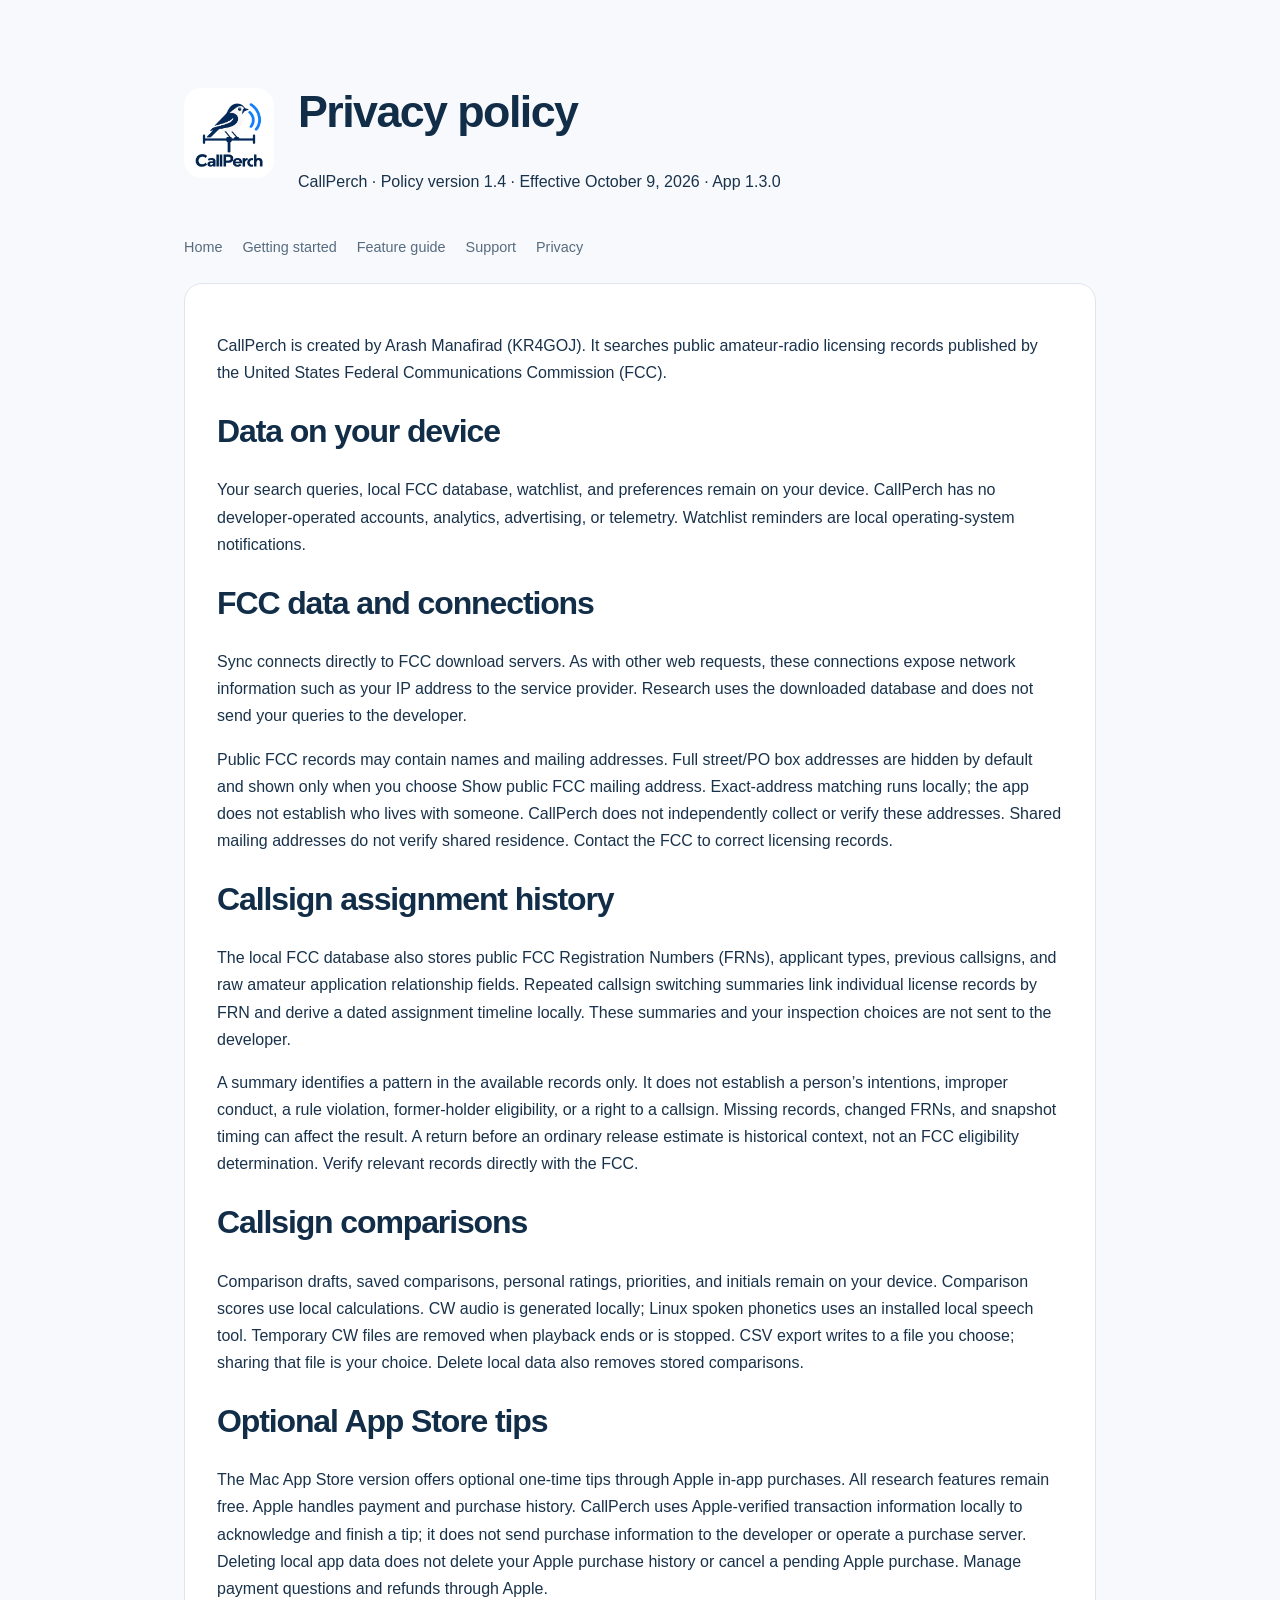
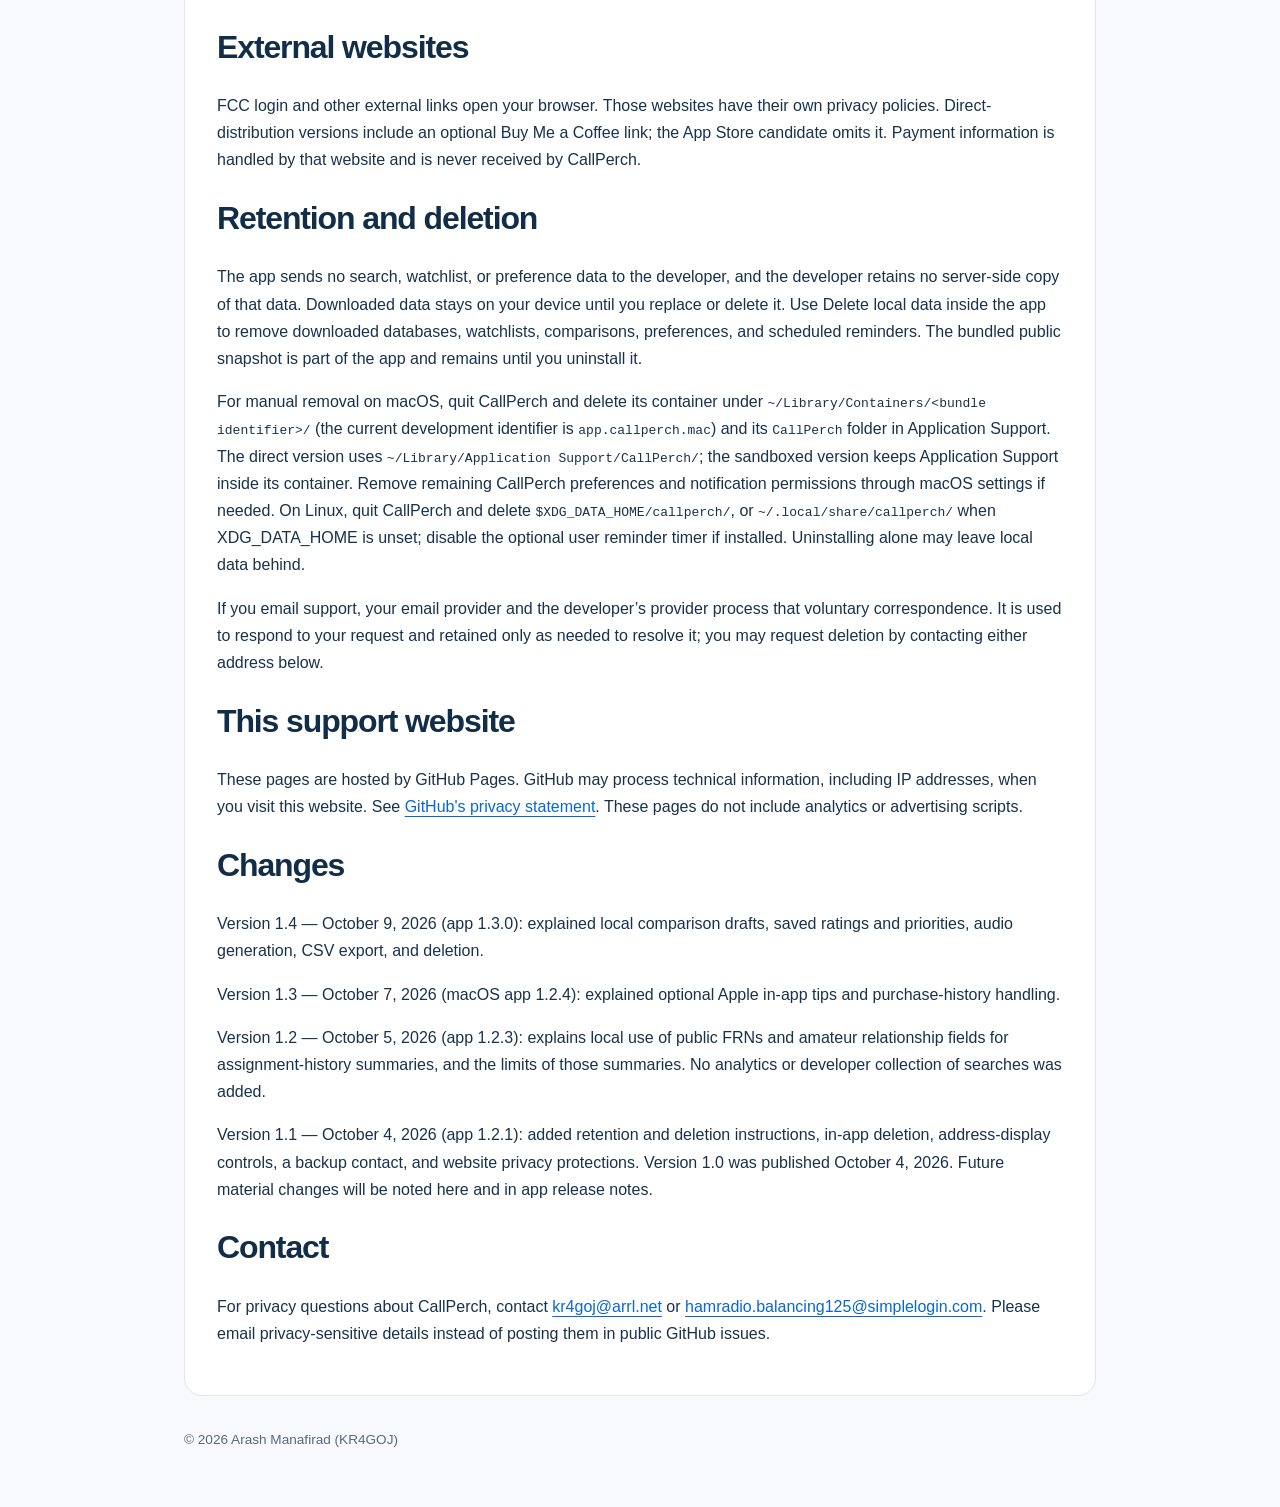
<file: callperch/privacy.html>
<!doctype html><html lang="en"><head><meta charset="utf-8"><meta name="referrer" content="no-referrer"><meta http-equiv="Content-Security-Policy" content="default-src 'self'; script-src 'none'; style-src 'self'; img-src 'self'; connect-src 'none'; object-src 'none'; base-uri 'none'; form-action 'none'; upgrade-insecure-requests"><meta name="viewport" content="width=device-width, initial-scale=1"><title>CallPerch privacy policy</title><link rel="stylesheet" href="style.css"></head><body>
<header><img src="logo.png" alt="CallPerch logo"><div><h1>Privacy policy</h1><p>CallPerch · Policy version 1.4 · Effective October 9, 2026 · App 1.3.0</p></div></header><nav><a href="index.html">Home</a><a href="getting-started.html">Getting started</a><a href="guide.html">Feature guide</a><a href="support.html">Support</a><a href="privacy.html">Privacy</a></nav><main>
<p>CallPerch is created by Arash Manafirad (KR4GOJ). It searches public amateur-radio licensing records published by the United States Federal Communications Commission (FCC).</p><h2>Data on your device</h2><p>Your search queries, local FCC database, watchlist, and preferences remain on your device. CallPerch has no developer-operated accounts, analytics, advertising, or telemetry. Watchlist reminders are local operating-system notifications.</p><h2>FCC data and connections</h2><p>Sync connects directly to FCC download servers. As with other web requests, these connections expose network information such as your IP address to the service provider. Research uses the downloaded database and does not send your queries to the developer.</p><p>Public FCC records may contain names and mailing addresses. Full street/PO box addresses are hidden by default and shown only when you choose Show public FCC mailing address. Exact-address matching runs locally; the app does not establish who lives with someone. CallPerch does not independently collect or verify these addresses. Shared mailing addresses do not verify shared residence. Contact the FCC to correct licensing records.</p><h2>Callsign assignment history</h2><p>The local FCC database also stores public FCC Registration Numbers (FRNs), applicant types, previous callsigns, and raw amateur application relationship fields. Repeated callsign switching summaries link individual license records by FRN and derive a dated assignment timeline locally. These summaries and your inspection choices are not sent to the developer.</p><p>A summary identifies a pattern in the available records only. It does not establish a person’s intentions, improper conduct, a rule violation, former-holder eligibility, or a right to a callsign. Missing records, changed FRNs, and snapshot timing can affect the result. A return before an ordinary release estimate is historical context, not an FCC eligibility determination. Verify relevant records directly with the FCC.</p><h2>Callsign comparisons</h2><p>Comparison drafts, saved comparisons, personal ratings, priorities, and initials remain on your device. Comparison scores use local calculations. CW audio is generated locally; Linux spoken phonetics uses an installed local speech tool. Temporary CW files are removed when playback ends or is stopped. CSV export writes to a file you choose; sharing that file is your choice. Delete local data also removes stored comparisons.</p><h2>Optional App Store tips</h2><p>The Mac App Store version offers optional one-time tips through Apple in-app purchases. All research features remain free. Apple handles payment and purchase history. CallPerch uses Apple-verified transaction information locally to acknowledge and finish a tip; it does not send purchase information to the developer or operate a purchase server. Deleting local app data does not delete your Apple purchase history or cancel a pending Apple purchase. Manage payment questions and refunds through Apple.</p><h2>External websites</h2><p>FCC login and other external links open your browser. Those websites have their own privacy policies. Direct-distribution versions include an optional Buy Me a Coffee link; the App Store candidate omits it. Payment information is handled by that website and is never received by CallPerch.</p><h2>Retention and deletion</h2><p>The app sends no search, watchlist, or preference data to the developer, and the developer retains no server-side copy of that data. Downloaded data stays on your device until you replace or delete it. Use Delete local data inside the app to remove downloaded databases, watchlists, comparisons, preferences, and scheduled reminders. The bundled public snapshot is part of the app and remains until you uninstall it.</p><p>For manual removal on macOS, quit CallPerch and delete its container under <code>~/Library/Containers/&lt;bundle identifier&gt;/</code> (the current development identifier is <code>app.callperch.mac</code>) and its <code>CallPerch</code> folder in Application Support. The direct version uses <code>~/Library/Application Support/CallPerch/</code>; the sandboxed version keeps Application Support inside its container. Remove remaining CallPerch preferences and notification permissions through macOS settings if needed. On Linux, quit CallPerch and delete <code>$XDG_DATA_HOME/callperch/</code>, or <code>~/.local/share/callperch/</code> when XDG_DATA_HOME is unset; disable the optional user reminder timer if installed. Uninstalling alone may leave local data behind.</p><p>If you email support, your email provider and the developer’s provider process that voluntary correspondence. It is used to respond to your request and retained only as needed to resolve it; you may request deletion by contacting either address below.</p><h2>This support website</h2><p>These pages are hosted by GitHub Pages. GitHub may process technical information, including IP addresses, when you visit this website. See <a href="https://docs.github.com/en/site-policy/privacy-policies/github-general-privacy-statement">GitHub's privacy statement</a>. These pages do not include analytics or advertising scripts.</p><h2>Changes</h2><p>Version 1.4 — October 9, 2026 (app 1.3.0): explained local comparison drafts, saved ratings and priorities, audio generation, CSV export, and deletion.</p><p>Version 1.3 — October 7, 2026 (macOS app 1.2.4): explained optional Apple in-app tips and purchase-history handling.</p><p>Version 1.2 — October 5, 2026 (app 1.2.3): explains local use of public FRNs and amateur relationship fields for assignment-history summaries, and the limits of those summaries. No analytics or developer collection of searches was added.</p><p>Version 1.1 — October 4, 2026 (app 1.2.1): added retention and deletion instructions, in-app deletion, address-display controls, a backup contact, and website privacy protections. Version 1.0 was published October 4, 2026. Future material changes will be noted here and in app release notes.</p><h2>Contact</h2><p>For privacy questions about CallPerch, contact <a href="mailto:kr4goj@arrl.net">kr4goj@arrl.net</a> or <a href="mailto:hamradio.balancing125@simplelogin.com">hamradio.balancing125@simplelogin.com</a>. Please email privacy-sensitive details instead of posting them in public GitHub issues.</p></main><footer>© 2026 Arash Manafirad (KR4GOJ)</footer></body></html>
</file>
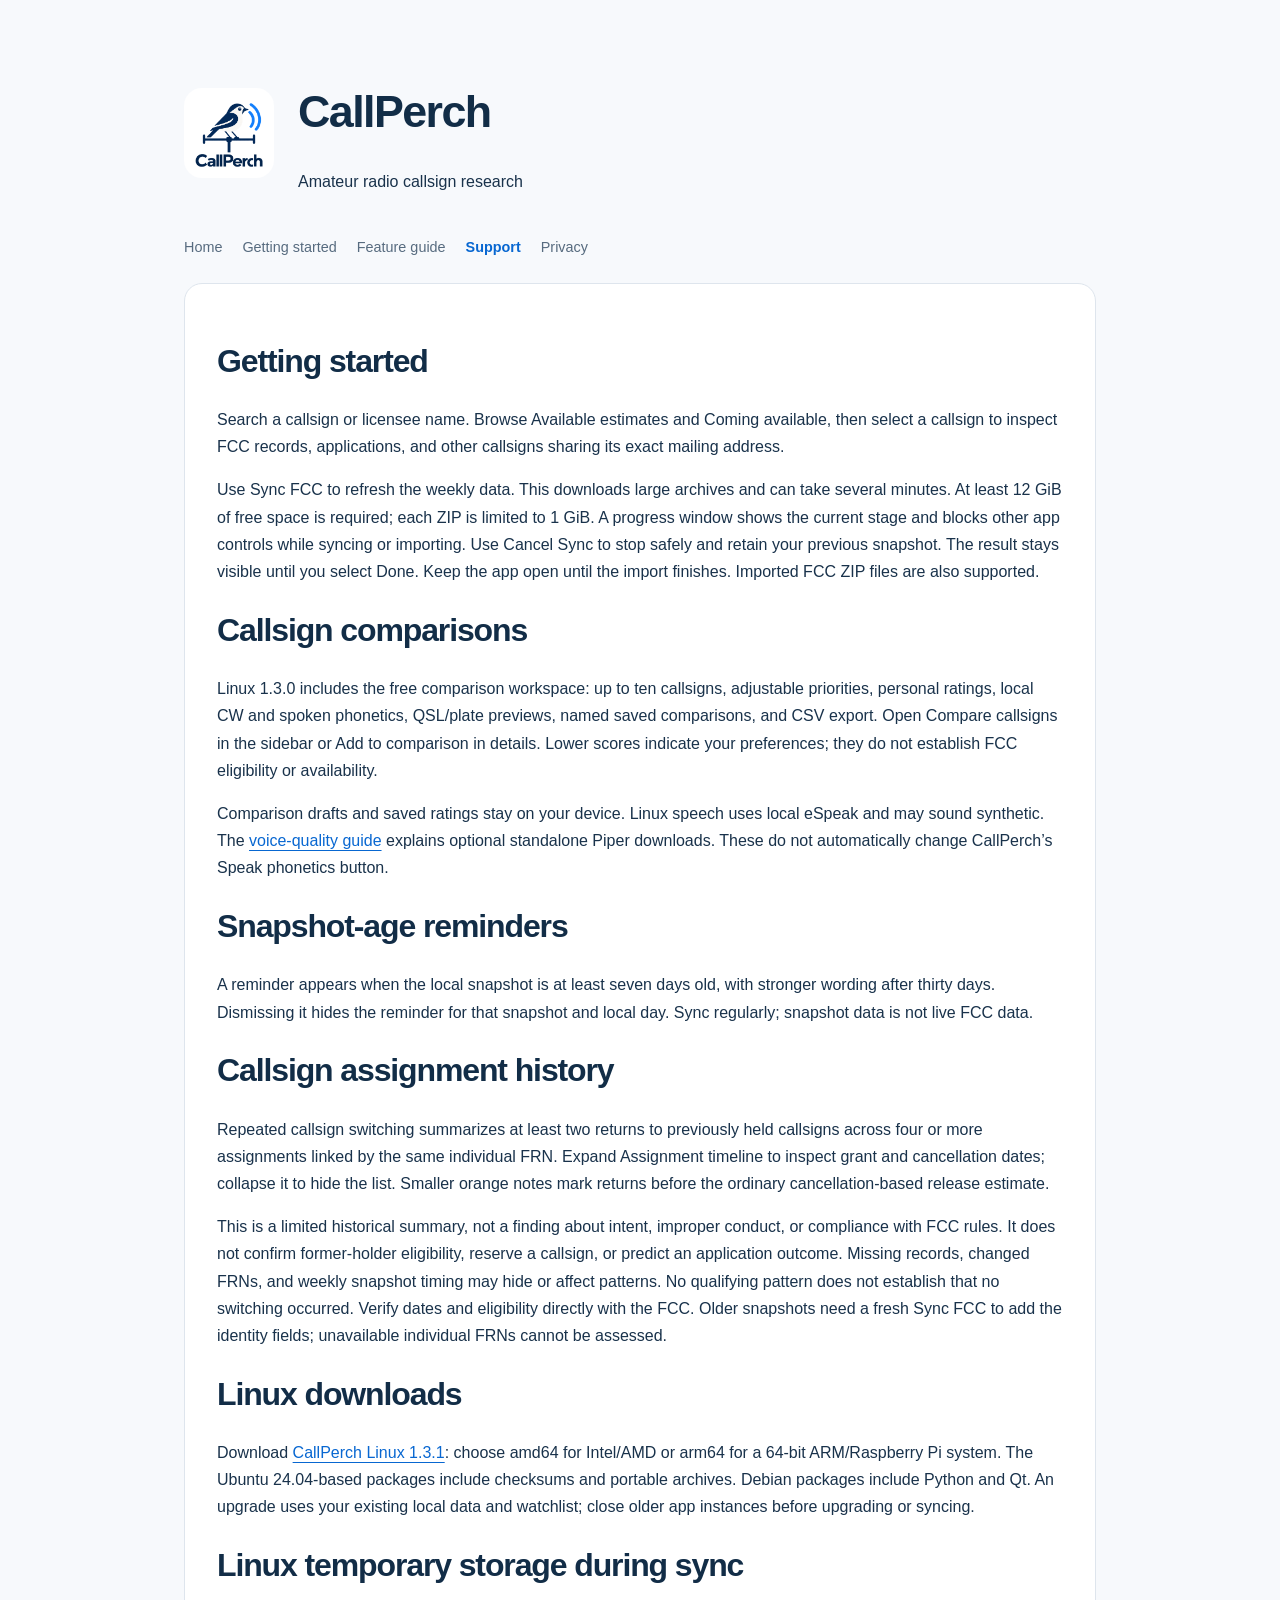
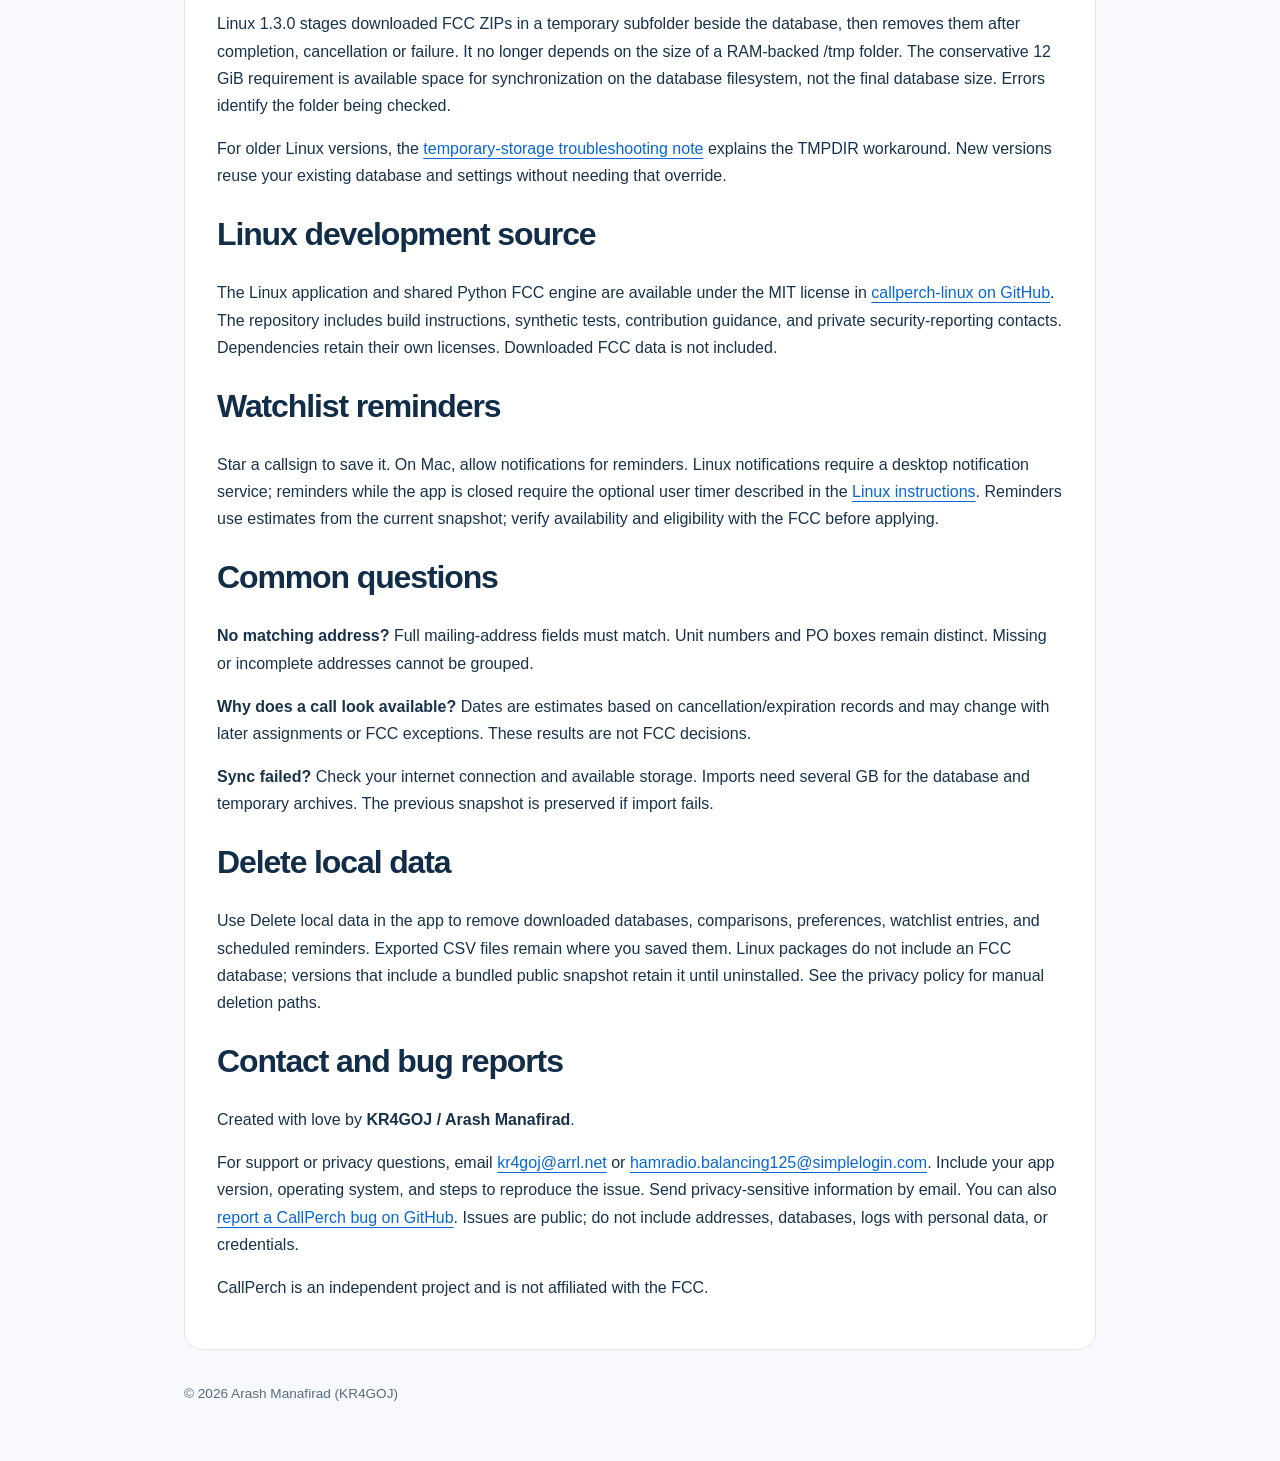
<file: callperch/support.html>
<!doctype html><html lang="en"><head><meta charset="utf-8"><meta name="referrer" content="no-referrer"><meta http-equiv="Content-Security-Policy" content="default-src 'self'; script-src 'none'; style-src 'self'; img-src 'self'; connect-src 'none'; object-src 'none'; base-uri 'none'; form-action 'none'; upgrade-insecure-requests"><meta name="viewport" content="width=device-width, initial-scale=1"><title>Support · CallPerch</title><link rel="stylesheet" href="style.css"></head><body>
<header><img src="logo.png" alt="CallPerch bird and antenna logo"><div><h1>CallPerch</h1><p>Amateur radio callsign research</p></div></header><nav aria-label="Main navigation"><a href="index.html">Home</a><a href="getting-started.html">Getting started</a><a href="guide.html">Feature guide</a><a href="support.html" aria-current="page">Support</a><a href="privacy.html">Privacy</a></nav>
<main><h2>Getting started</h2><p>Search a callsign or licensee name. Browse Available estimates and Coming available, then select a callsign to inspect FCC records, applications, and other callsigns sharing its exact mailing address.</p><p>Use Sync FCC to refresh the weekly data. This downloads large archives and can take several minutes. At least 12 GiB of free space is required; each ZIP is limited to 1 GiB. A progress window shows the current stage and blocks other app controls while syncing or importing. Use Cancel Sync to stop safely and retain your previous snapshot. The result stays visible until you select Done. Keep the app open until the import finishes. Imported FCC ZIP files are also supported.</p><h2>Callsign comparisons</h2><p>Linux 1.3.0 includes the free comparison workspace: up to ten callsigns, adjustable priorities, personal ratings, local CW and spoken phonetics, QSL/plate previews, named saved comparisons, and CSV export. Open Compare callsigns in the sidebar or Add to comparison in details. Lower scores indicate your preferences; they do not establish FCC eligibility or availability.</p><p>Comparison drafts and saved ratings stay on your device. Linux speech uses local eSpeak and may sound synthetic. The <a href="https://github.com/donrad64/callperch-linux/blob/main/docs/VOICE-QUALITY.md">voice-quality guide</a> explains optional standalone Piper downloads. These do not automatically change CallPerch’s Speak phonetics button.</p><h2>Snapshot-age reminders</h2><p>A reminder appears when the local snapshot is at least seven days old, with stronger wording after thirty days. Dismissing it hides the reminder for that snapshot and local day. Sync regularly; snapshot data is not live FCC data.</p><h2>Callsign assignment history</h2><p>Repeated callsign switching summarizes at least two returns to previously held callsigns across four or more assignments linked by the same individual FRN. Expand Assignment timeline to inspect grant and cancellation dates; collapse it to hide the list. Smaller orange notes mark returns before the ordinary cancellation-based release estimate.</p><p>This is a limited historical summary, not a finding about intent, improper conduct, or compliance with FCC rules. It does not confirm former-holder eligibility, reserve a callsign, or predict an application outcome. Missing records, changed FRNs, and weekly snapshot timing may hide or affect patterns. No qualifying pattern does not establish that no switching occurred. Verify dates and eligibility directly with the FCC. Older snapshots need a fresh Sync FCC to add the identity fields; unavailable individual FRNs cannot be assessed.</p><h2>Linux downloads</h2><p>Download <a href="https://github.com/donrad64/callperch-support/releases/tag/v1.3.1-linux">CallPerch Linux 1.3.1</a>: choose amd64 for Intel/AMD or arm64 for a 64-bit ARM/Raspberry Pi system. The Ubuntu 24.04-based packages include checksums and portable archives. Debian packages include Python and Qt. An upgrade uses your existing local data and watchlist; close older app instances before upgrading or syncing.</p><h2>Linux temporary storage during sync</h2><p>Linux 1.3.0 stages downloaded FCC ZIPs in a temporary subfolder beside the database, then removes them after completion, cancellation or failure. It no longer depends on the size of a RAM-backed /tmp folder. The conservative 12 GiB requirement is available space for synchronization on the database filesystem, not the final database size. Errors identify the folder being checked.</p><p>For older Linux versions, the <a href="https://github.com/donrad64/callperch-support#troubleshooting-temporary-folder-space-during-fcc-sync">temporary-storage troubleshooting note</a> explains the TMPDIR workaround. New versions reuse your existing database and settings without needing that override.</p><h2>Linux development source</h2><p>The Linux application and shared Python FCC engine are available under the MIT license in <a href="https://github.com/donrad64/callperch-linux">callperch-linux on GitHub</a>. The repository includes build instructions, synthetic tests, contribution guidance, and private security-reporting contacts. Dependencies retain their own licenses. Downloaded FCC data is not included.</p><h2>Watchlist reminders</h2><p>Star a callsign to save it. On Mac, allow notifications for reminders. Linux notifications require a desktop notification service; reminders while the app is closed require the optional user timer described in the <a href="https://github.com/donrad64/callperch-linux/blob/main/docs/BUILDING.md">Linux instructions</a>. Reminders use estimates from the current snapshot; verify availability and eligibility with the FCC before applying.</p><h2>Common questions</h2><p><strong>No matching address?</strong> Full mailing-address fields must match. Unit numbers and PO boxes remain distinct. Missing or incomplete addresses cannot be grouped.</p><p><strong>Why does a call look available?</strong> Dates are estimates based on cancellation/expiration records and may change with later assignments or FCC exceptions. These results are not FCC decisions.</p><p><strong>Sync failed?</strong> Check your internet connection and available storage. Imports need several GB for the database and temporary archives. The previous snapshot is preserved if import fails.</p><h2>Delete local data</h2><p>Use Delete local data in the app to remove downloaded databases, comparisons, preferences, watchlist entries, and scheduled reminders. Exported CSV files remain where you saved them. Linux packages do not include an FCC database; versions that include a bundled public snapshot retain it until uninstalled. See the privacy policy for manual deletion paths.</p><h2>Contact and bug reports</h2><p>Created with love by <strong>KR4GOJ / Arash Manafirad</strong>.</p><p id="contact">For support or privacy questions, email <a href="mailto:kr4goj@arrl.net">kr4goj@arrl.net</a> or <a href="mailto:hamradio.balancing125@simplelogin.com">hamradio.balancing125@simplelogin.com</a>. Include your app version, operating system, and steps to reproduce the issue. Send privacy-sensitive information by email. You can also <a href="https://github.com/donrad64/callperch-support/issues/new/choose">report a CallPerch bug on GitHub</a>. Issues are public; do not include addresses, databases, logs with personal data, or credentials.</p><p>CallPerch is an independent project and is not affiliated with the FCC.</p></main><footer>© 2026 Arash Manafirad (KR4GOJ)</footer></body></html>
</file>
<file: ashacove/assets/styles.css>
:root{--paper:#f8f6ef;--ink:#183c36;--muted:#61716a;--line:#dce2d8;--green:#285e50;--gold:#c9a464;--blue:#438bcc;--orange:#d88947;--white:#fffefb}*{box-sizing:border-box}html{scroll-behavior:smooth;scroll-padding-top:30px}body{margin:0;background:var(--paper);color:var(--ink);font:16px/1.65 -apple-system,BlinkMacSystemFont,"Segoe UI",sans-serif}a{color:inherit;text-underline-offset:4px}button,a{-webkit-tap-highlight-color:transparent}a:focus-visible,summary:focus-visible{outline:3px solid #b78b42;outline-offset:5px}h1,h2,h3,p{margin-top:0}h1,h2{font-family:Georgia,"Times New Roman",serif;font-weight:400;line-height:1.05;letter-spacing:-.045em}h1{font-size:clamp(48px,6.5vw,88px);margin-bottom:25px}h2{font-size:clamp(36px,4.5vw,58px);margin-bottom:22px}h3{line-height:1.3;font-size:20px;letter-spacing:-.025em}p{color:var(--muted)}.shell{width:min(1200px,calc(100% - 72px));margin:auto}.site-header{display:flex;justify-content:space-between;align-items:center;padding-block:26px}.brand{display:flex;align-items:center;gap:10px;text-decoration:none;font-size:24px;font-weight:650;letter-spacing:-1px}.brand img{display:block}.brand sup{font:10px -apple-system,sans-serif;margin-left:2px;vertical-align:super}nav{display:flex;gap:27px;align-items:center}nav a{text-decoration:none;font-size:13px}nav a:hover,.footer-links a:hover{text-decoration:underline}.nav-cta{border:1px solid var(--line);padding:9px 15px;border-radius:6px}.eyebrow{font-size:10px;font-weight:700;letter-spacing:2px;text-transform:uppercase;color:var(--green);margin-bottom:22px}.hero{display:grid;grid-template-columns:.95fr 1.05fr;gap:48px;align-items:center;padding:80px 0 74px}.hero h1 em{color:var(--green);font-weight:400}.hero .intro{font-size:17px;max-width:450px;line-height:1.8}.actions{display:flex;flex-wrap:wrap;gap:14px;align-items:center;margin:30px 0 16px}.button{display:inline-flex;align-items:center;justify-content:center;padding:12px 21px;background:var(--ink);color:white;border-radius:6px;text-decoration:none;font-size:13px;font-weight:600;gap:10px}.button:hover{background:#286354}.button.light{background:var(--white);color:var(--ink);border:1px solid var(--line)}.quiet-link{font-size:13px;font-weight:600}.fine{font-size:12px;color:var(--muted)}.hero-stage{position:relative;padding:40px 0 28px 20px}.hero-stage:before{content:"";position:absolute;inset:0 -12px 18px 45px;border-radius:46% 46% 18px 18px;background:#e3e8dc;z-index:-1}.app-window{background:#fbfcfc;border:1px solid #d8dfd8;border-radius:13px;box-shadow:0 24px 60px #183c3620;overflow:hidden;transform:rotate(-2deg);font-size:10px}.window-bar{height:32px;border-bottom:1px solid #e5e8e3;display:flex;gap:5px;align-items:center;padding:0 12px;background:white}.window-bar i{width:7px;height:7px;border-radius:50%;background:#e6b7a4}.window-bar i:nth-child(2){background:#e6d39b}.window-bar i:nth-child(3){background:#b7c8ae}.window-bar span{margin:auto;color:#68726f;font-size:9px}.app-body{display:grid;grid-template-columns:86px 1fr;min-height:320px}.app-sidebar{padding:21px 10px;border-right:1px solid #e5e8e3;background:white;font-size:8px;color:#718079}.mini-brand{display:flex;align-items:center;gap:4px;color:var(--ink);font-size:10px;font-weight:700;margin-bottom:30px}.mini-brand img{width:18px;height:18px}.app-sidebar span{display:block;padding:8px 5px}.app-sidebar .selected{background:#edf3ed;color:#285e50;border-radius:4px}.app-content{padding:20px 16px}.app-content h3{font-size:17px;margin-bottom:5px}.app-content p{font-size:8px}.mini-metrics{display:grid;grid-template-columns:repeat(3,1fr);gap:7px;margin:18px 0}.mini-metrics>div{border:1px solid #e0e6de;background:white;border-radius:6px;padding:9px}.mini-metrics small{font-size:7px;color:#7a8780}.mini-metrics strong{display:block;font-size:15px;margin-top:4px;font-weight:600}.mini-metrics .positive{background:var(--green);color:white;border-color:var(--green)}.mini-metrics .positive small{color:#dfe8de}.mini-charts{display:grid;grid-template-columns:1.35fr 1fr;gap:9px}.mini-chart{border:1px solid #e0e6de;background:white;border-radius:6px;padding:10px;min-width:0}.mini-chart h4{font-size:9px;margin:0 0 10px}.bars{height:85px;display:flex;justify-content:space-around;align-items:end;gap:4px;border-bottom:1px solid #e7ebe4}.bar-pair{display:flex;align-items:end;gap:3px;height:100%}.bar-pair b{width:7px;background:var(--blue);border-radius:2px 2px 0 0}.bar-pair b:nth-child(2){background:var(--orange)}.chart-legend{display:flex;gap:8px;font-size:7px;color:#6e7974;margin-top:7px}.chart-legend i{width:5px;height:5px;display:inline-block;margin-right:3px;background:var(--blue)}.chart-legend span+span i{background:var(--orange)}.mini-donut{width:70px;height:70px;border-radius:50%;background:conic-gradient(#9575cd 0 38%,#cc799c 38% 62%,#c4a254 62% 83%,#8793a5 83%);position:relative;margin:8px auto}.mini-donut:after{content:"Money out";position:absolute;inset:12px;background:white;border-radius:50%;display:grid;place-content:center;font-size:6px;color:#78817b}.preview-caption{font-size:10px;text-align:center;margin:22px 0 0}.trust-strip{display:grid;grid-template-columns:repeat(3,1fr);border-block:1px solid var(--line);padding:23px 0;margin-bottom:100px;gap:20px}.trust-strip>div{display:flex;gap:13px;align-items:center;font-size:13px}.trust-strip>div>span{color:#8e9b83;font-size:22px}.trust-strip small{display:block;font-size:11px;color:var(--muted);margin-top:2px}.section{padding:0 0 100px}.section-heading{max-width:650px;margin-bottom:45px}.feature-grid{display:grid;grid-template-columns:repeat(3,1fr);gap:40px}.feature-number{display:block;font-family:Georgia,serif;font-style:italic;font-size:29px;color:#9da88d;border-bottom:1px solid var(--line);padding-bottom:17px;margin-bottom:22px}.feature-grid p{font-size:14px}.split{display:grid;grid-template-columns:1fr 1fr;gap:90px;align-items:start}.calm-panel{background:#e8ece1;padding:45px;border-radius:9px}.calm-panel blockquote{margin:0;font:32px/1.25 Georgia,serif;letter-spacing:-.6px}.calm-panel p{margin:24px 0 0;font-size:13px}.check-list{list-style:none;padding:0;margin:28px 0}.check-list li{padding:11px 0 11px 26px;border-bottom:1px solid var(--line);font-size:14px;position:relative}.check-list li:before{content:"✓";position:absolute;left:0;color:var(--green)}.dark-band{background:var(--ink);color:var(--paper);padding:75px 0;margin-bottom:95px}.dark-band p{color:#bccbc3}.dark-band .eyebrow{color:#cfb782}.dark-band .button{background:#f1e8d2;color:var(--ink)}.dark-band .split{align-items:center}.price-box{border-left:1px solid #60796c;padding-left:48px}.price{font:62px/1 Georgia,serif;letter-spacing:-2px}.price small{font:12px -apple-system,sans-serif;letter-spacing:0;margin-left:8px;color:#c7d2c8}.faq{max-width:800px}.faq details{border-bottom:1px solid var(--line);padding:20px 0}.faq summary{cursor:pointer;font-size:16px;font-weight:600;padding-right:20px}.faq details p{margin:16px 0 0;font-size:14px;max-width:690px}.bottom-cta{border-top:1px solid var(--line);padding-top:50px;display:flex;justify-content:space-between;gap:30px;align-items:center}.bottom-cta h2{font-size:38px;margin-bottom:12px}.footer-top{display:flex;align-items:center;justify-content:space-between;gap:20px}.footer-top p{font:19px Georgia,serif;margin:0}.footer-links{display:flex;gap:26px;flex-wrap:wrap;margin:28px 0}.footer-links a{text-decoration:none;font-size:12px}.footer-fine{display:flex;justify-content:space-between;gap:20px;border-top:1px solid var(--line);padding:22px 0 30px;font-size:10px;color:var(--muted)}.doc-hero{padding:62px 0 40px;border-bottom:1px solid var(--line);margin-bottom:45px}.doc-hero h1{font-size:clamp(44px,5vw,68px)}.doc-hero p{max-width:710px;font-size:17px}.doc-layout{display:grid;grid-template-columns:200px minmax(0,750px);gap:75px;padding-bottom:90px}.toc{position:sticky;top:30px;align-self:start}.toc a{display:block;text-decoration:none;font-size:12px;color:var(--muted);padding:7px 0}.toc a:hover{color:var(--ink)}.prose h2{font:30px/1.2 Georgia,serif;letter-spacing:-.5px;margin:45px 0 17px}.prose h2:first-child{margin-top:0}.prose h3{font-size:17px;margin:25px 0 12px}.prose p,.prose li{font-size:15px;color:#56675f}.prose li{margin-bottom:9px}.prose ul,.prose ol{padding-left:22px}.note{border-left:3px solid var(--gold);background:#efeee3;padding:18px 22px;margin:25px 0}.note p:last-child{margin-bottom:0}.step-heading{display:flex;gap:14px;align-items:center}.step-heading span{font:italic 25px Georgia,serif;color:#899878}.step-heading h2{margin:0!important}.step{padding-bottom:24px;border-bottom:1px solid var(--line);margin-bottom:28px}.step>p{margin-top:18px}.fact-grid{display:grid;grid-template-columns:1fr 1fr;gap:1px;background:var(--line);border:1px solid var(--line);margin:25px 0}.fact-grid>div{padding:18px;background:var(--paper)}.fact-grid small{display:block;font-size:10px;text-transform:uppercase;letter-spacing:1px;color:var(--muted)}.fact-grid strong{font-size:14px;font-weight:500}.brand-assets{display:flex;gap:28px;align-items:center;padding:30px;background:#e8ece1;border-radius:9px;margin:25px 0}.brand-assets img{width:100px;height:100px}.skip{position:absolute;top:-60px;left:15px;padding:10px;background:white;z-index:5}.skip:focus{top:10px}code{font-size:12px;background:#eaece3;padding:2px 5px;border-radius:3px}::selection{background:#d5dfc7}
@media(max-width:1050px){.shell{width:calc(100% - 48px)}.hero{gap:25px;padding-top:45px}.hero h1{font-size:66px}.mini-metrics strong{font-size:12px}.app-sidebar{padding-inline:7px}.app-content{padding:15px 10px}.app-body{grid-template-columns:72px 1fr}.split{gap:45px}.doc-layout{gap:40px;grid-template-columns:160px minmax(0,1fr)}}
@media(max-width:760px){.shell{width:calc(100% - 36px)}.site-header{padding-block:20px;flex-wrap:wrap;gap:18px}nav{gap:18px;flex-wrap:wrap}nav .nav-cta{display:none}.brand{font-size:22px}nav a{font-size:12px}.hero{grid-template-columns:1fr;padding-top:40px;gap:20px}.hero h1{font-size:clamp(55px,12vw,78px)}.hero .intro{max-width:560px}.hero-stage{max-width:550px;width:100%;margin:auto;padding:28px 9px 15px}.hero-stage:before{inset:0 0 15px 28px}.app-window{transform:rotate(-1deg)}.app-body{grid-template-columns:78px 1fr}.mini-metrics strong{font-size:15px}.trust-strip{grid-template-columns:1fr;margin-bottom:65px;padding:22px 5px;gap:17px}.feature-grid{grid-template-columns:1fr;gap:20px}.feature-number{margin-bottom:16px;padding-bottom:10px}.feature-grid h3{margin-bottom:10px}.split{grid-template-columns:1fr;gap:30px}.section{padding-bottom:65px}.calm-panel{padding:30px}.dark-band{padding:50px 0;margin-bottom:65px}.price-box{border-left:0;border-top:1px solid #60796c;padding:30px 0 0}.bottom-cta{display:block}.footer-top{align-items:start;flex-direction:column}.footer-fine{flex-direction:column;gap:5px}.footer-links{gap:16px 23px}.doc-hero{padding-top:35px}.doc-layout{grid-template-columns:1fr;gap:28px}.toc{position:static;display:flex;flex-wrap:wrap;gap:0 18px;border-bottom:1px solid var(--line);padding-bottom:20px}.toc a{font-size:11px}.fact-grid{grid-template-columns:1fr}.brand-assets{padding:22px;gap:20px}.brand-assets img{width:70px;height:70px}}
@media(prefers-reduced-motion:reduce){html{scroll-behavior:auto}.app-window{transform:none}}
</file>
<file: callperch/style.css>
:root{font-family:Inter,-apple-system,BlinkMacSystemFont,"Segoe UI",sans-serif;color:#19324b;background:#f7f9fc;color-scheme:light;--blue:#0867d1;--muted:#576b7f}*{box-sizing:border-box}html{scroll-behavior:smooth}body{max-width:960px;margin:32px auto;padding:24px;line-height:1.7}a{color:var(--blue);text-underline-offset:4px}a:hover{text-decoration-thickness:2px}a:focus-visible,summary:focus-visible{outline:3px solid #e89132;outline-offset:5px}header{display:flex;align-items:center;gap:24px;flex-wrap:wrap}header img{width:90px;border-radius:18px;background:white}h1,h2,h3{color:#122d47;line-height:1.15;letter-spacing:-.035em}h1{font-size:2.8rem}h2{font-size:2rem}h3{font-size:1.3rem}nav{display:flex;gap:20px;flex-wrap:wrap;margin:24px 0}nav a{font-size:.9rem;text-decoration:none;color:var(--muted)}nav a[aria-current]{color:var(--blue);font-weight:700}main{background:white;padding:32px;border:1px solid #dee5ed;border-radius:18px}footer{margin-top:32px;color:var(--muted);font-size:.85rem}footer a{margin-left:20px}.site{max-width:1180px;margin:0 auto;padding:24px 40px}.site header{justify-content:space-between;border-bottom:1px solid #dce5ee;padding-bottom:18px}.brand{display:flex;align-items:center;gap:12px;text-decoration:none;color:#143653;font-weight:750;font-size:1.4rem}.brand img{width:64px;height:64px}.brand small{display:block;font-size:.7rem;letter-spacing:.025em;font-weight:400;color:var(--muted)}.site nav{gap:22px;margin:0}.site main{padding:0;background:transparent;border:0;border-radius:0}.hero{text-align:center;padding:76px 0 32px}.eyebrow{color:var(--blue);font-size:.75rem;font-weight:750;letter-spacing:.13em;text-transform:uppercase}.hero h1{font-size:clamp(2.7rem,5.5vw,4.5rem);margin:16px 0 24px;line-height:1.04}.lead{font-size:1.25rem;color:var(--muted);max-width:680px;margin:0 auto 24px}.actions{display:flex;justify-content:center;flex-wrap:wrap;gap:12px;margin:28px 0 16px}.button{display:inline-block;padding:12px 23px;border-radius:9px;background:var(--blue);color:white;font-weight:650;text-decoration:none}.button:hover{background:#0756af}.button.secondary{background:white;color:#19324b;border:1px solid #c9d6e3}.muted{font-size:.9rem;color:var(--muted)}figure{margin:28px 0 44px}figure img{display:block;width:100%;height:auto;border-radius:16px;border:1px solid #dce5ee;box-shadow:0 16px 40px #18334d0c}figcaption{font-size:.85rem;color:var(--muted);padding:12px 8px}figcaption span{display:block;font-size:.75rem}.site section{padding:30px 0}.site .hero{padding-top:70px}.grid{display:grid;grid-template-columns:repeat(3,1fr);gap:36px;margin:32px 0}.grid article{border-top:2px solid #d6e3ef;padding-top:22px}.number{font-size:.85rem;color:var(--blue);font-weight:700}.grid p,.download p{color:var(--muted)}.grid a{font-size:.9rem}.split{display:grid;grid-template-columns:1fr 1fr;gap:72px;border-top:1px solid #dce5ee;align-items:center}.download{background:white;border:1px solid #dce5ee;border-radius:16px;padding:28px}.notice{background:#eaf2fb;border-left:3px solid var(--blue);padding:20px 24px;margin:28px 0 48px;font-size:.95rem;border-radius:0 10px 10px 0}.intro{max-width:760px;padding-top:54px!important}.intro .lead{margin-left:0}.intro h1{font-size:clamp(2.5rem,5vw,3.8rem)}.site section>p:not(.lead):not(.eyebrow){max-width:780px}.site footer{border-top:1px solid #dce5ee;padding:24px 0}details{padding:18px;background:white;border:1px solid #dce5ee;border-radius:10px}summary{cursor:pointer;font-weight:650}.skip{position:absolute;left:20px;top:-100px;padding:10px;background:white;z-index:10}.skip:focus{top:8px}@media(max-width:800px){.site{padding:20px}.site header{align-items:flex-start}.site nav{gap:16px;margin-top:12px}.grid{grid-template-columns:1fr;gap:20px}.split{grid-template-columns:1fr;gap:16px}.hero h1 br{display:none}.hero{padding-top:42px!important}.site section{padding:22px 0}h2{font-size:1.7rem}}@media(prefers-reduced-motion:reduce){html{scroll-behavior:auto}}@media(max-width:500px){body{margin:12px auto;padding:14px}main{padding:20px}.lead{font-size:1.1rem}footer span{display:block}footer a{margin-left:0;margin-right:20px}}
</file>
